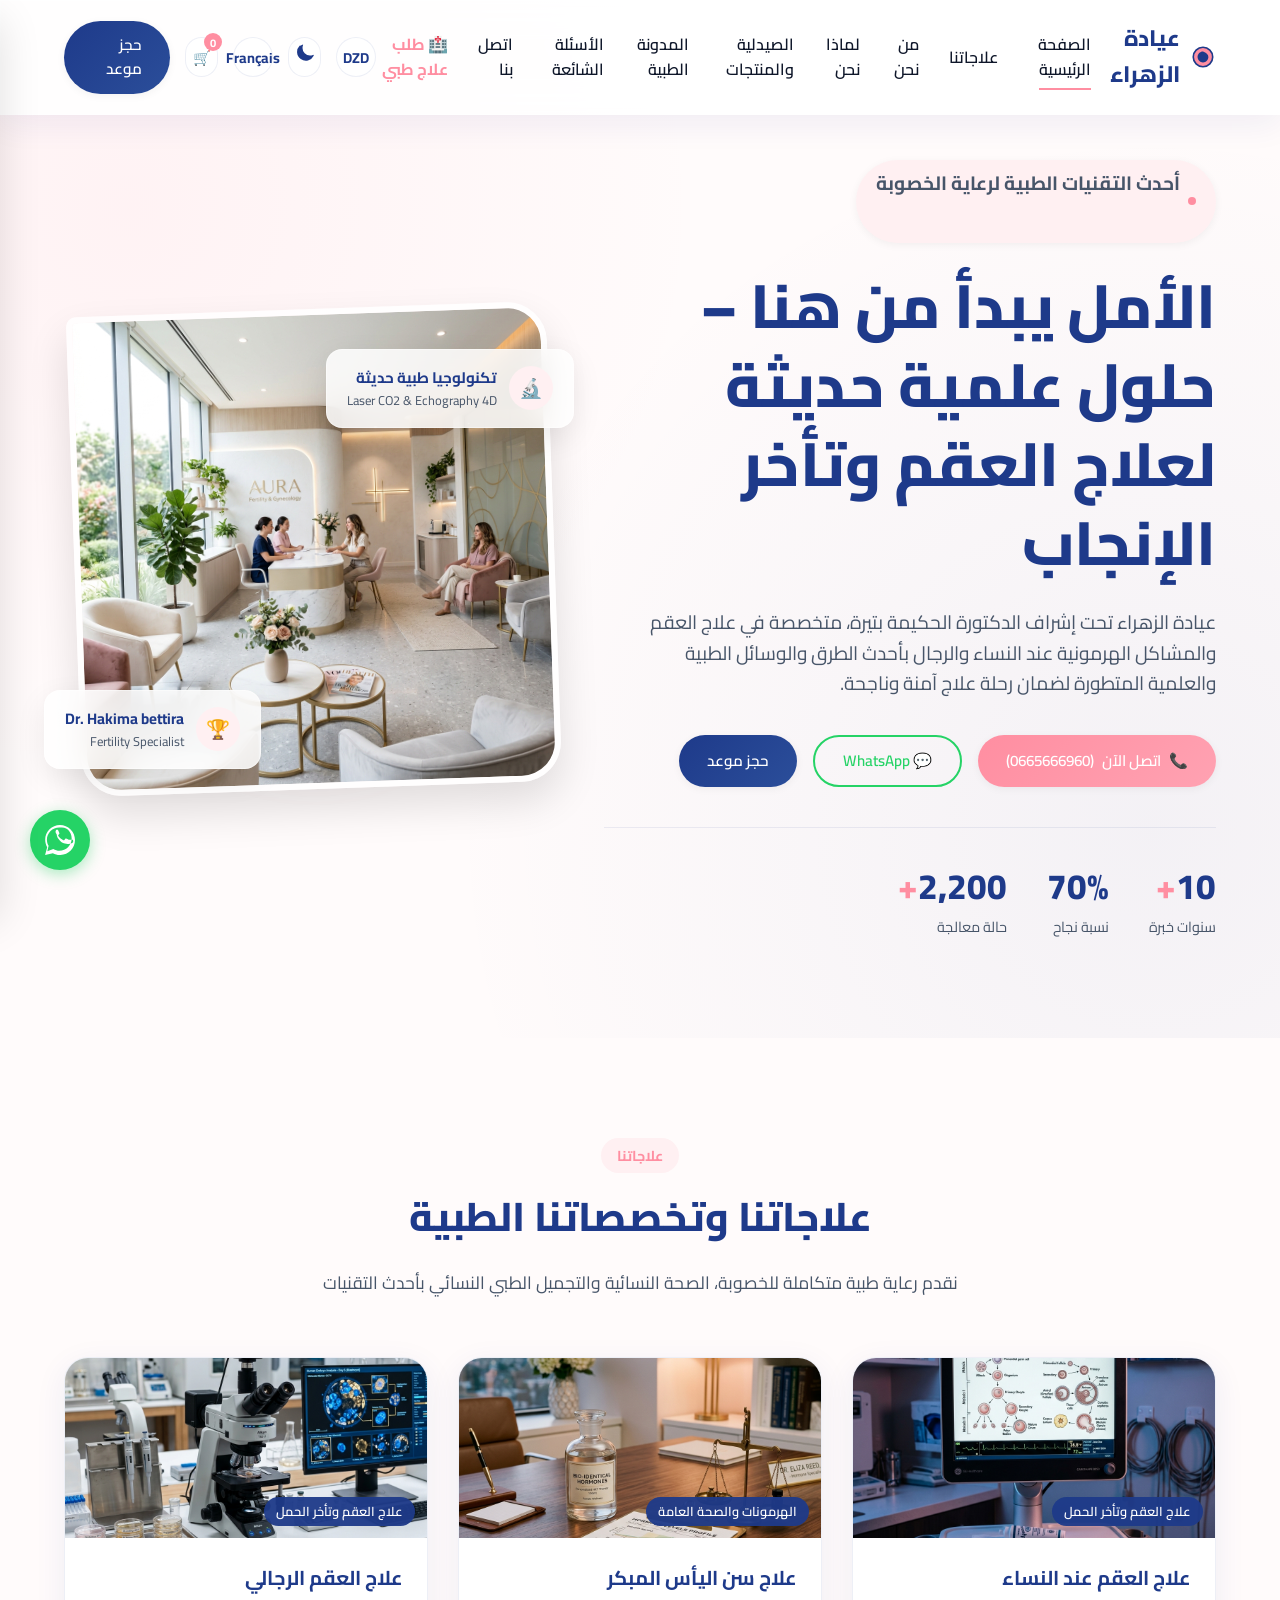
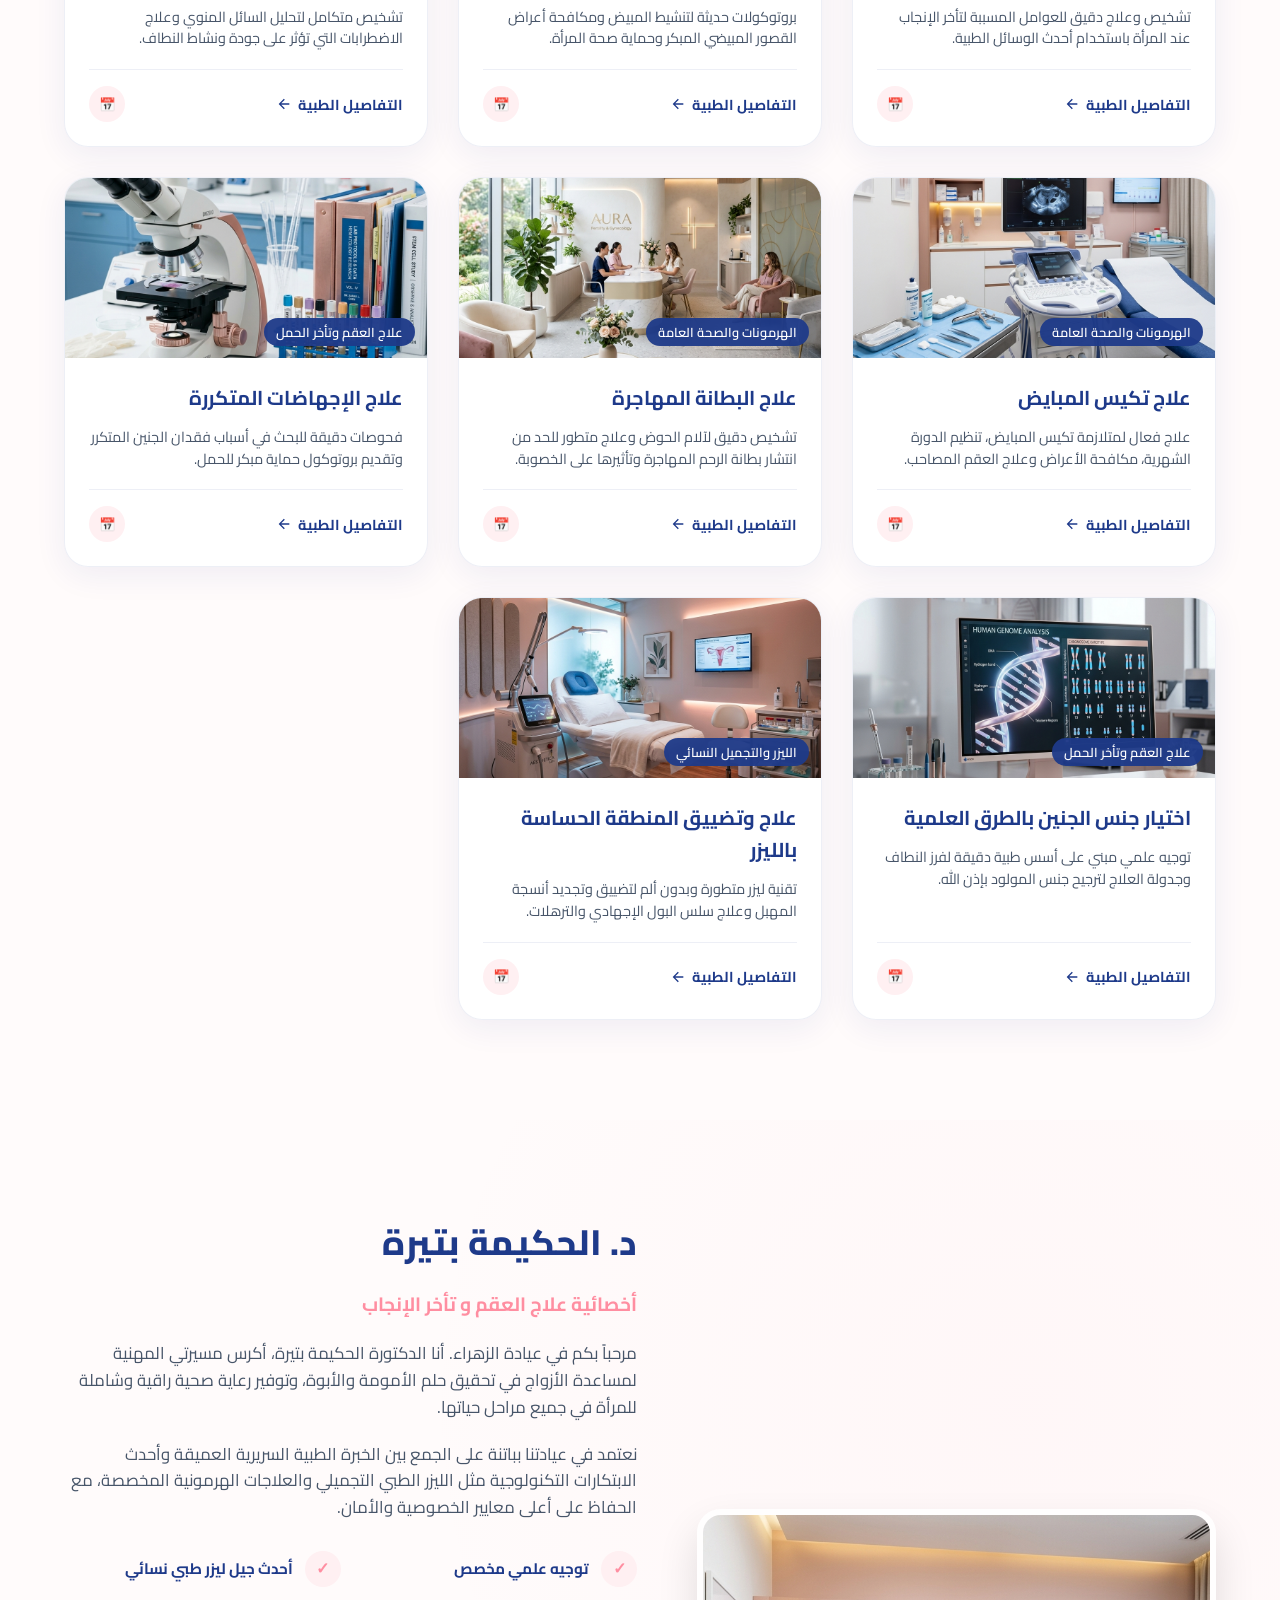
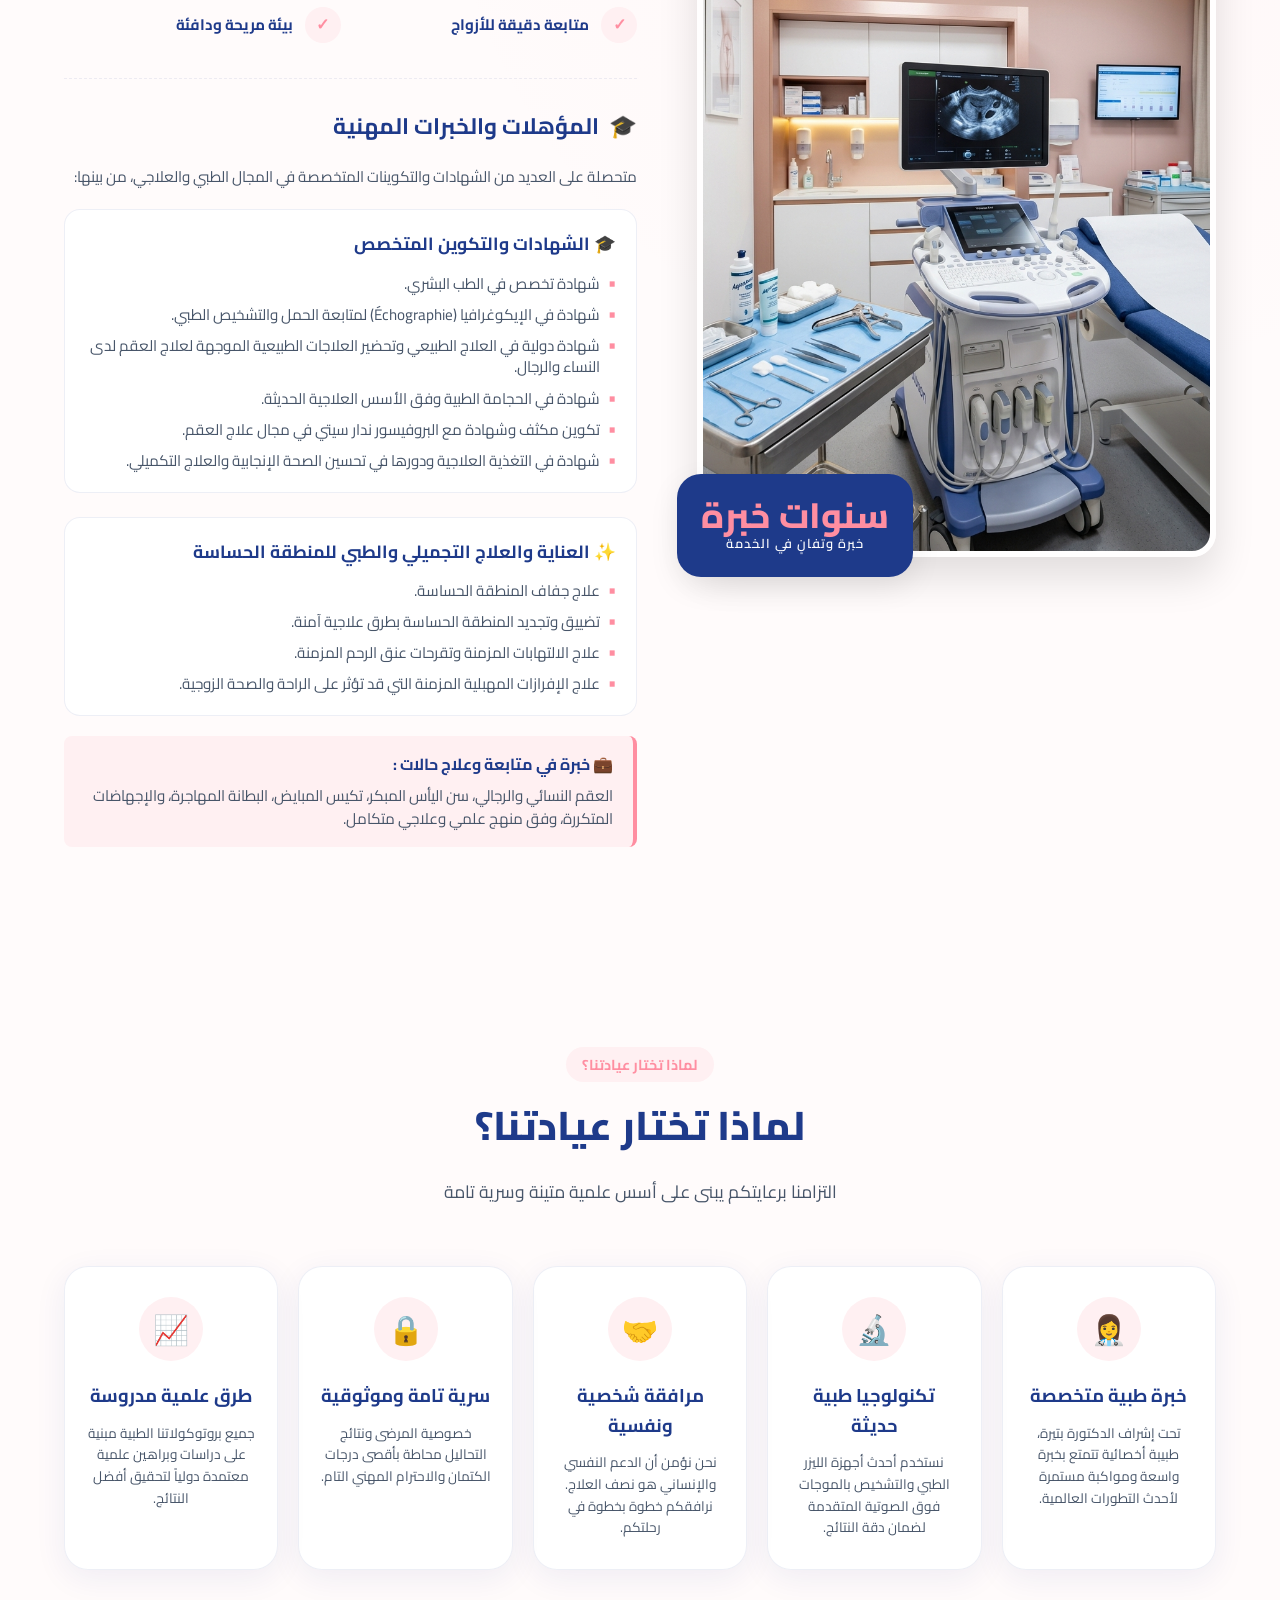
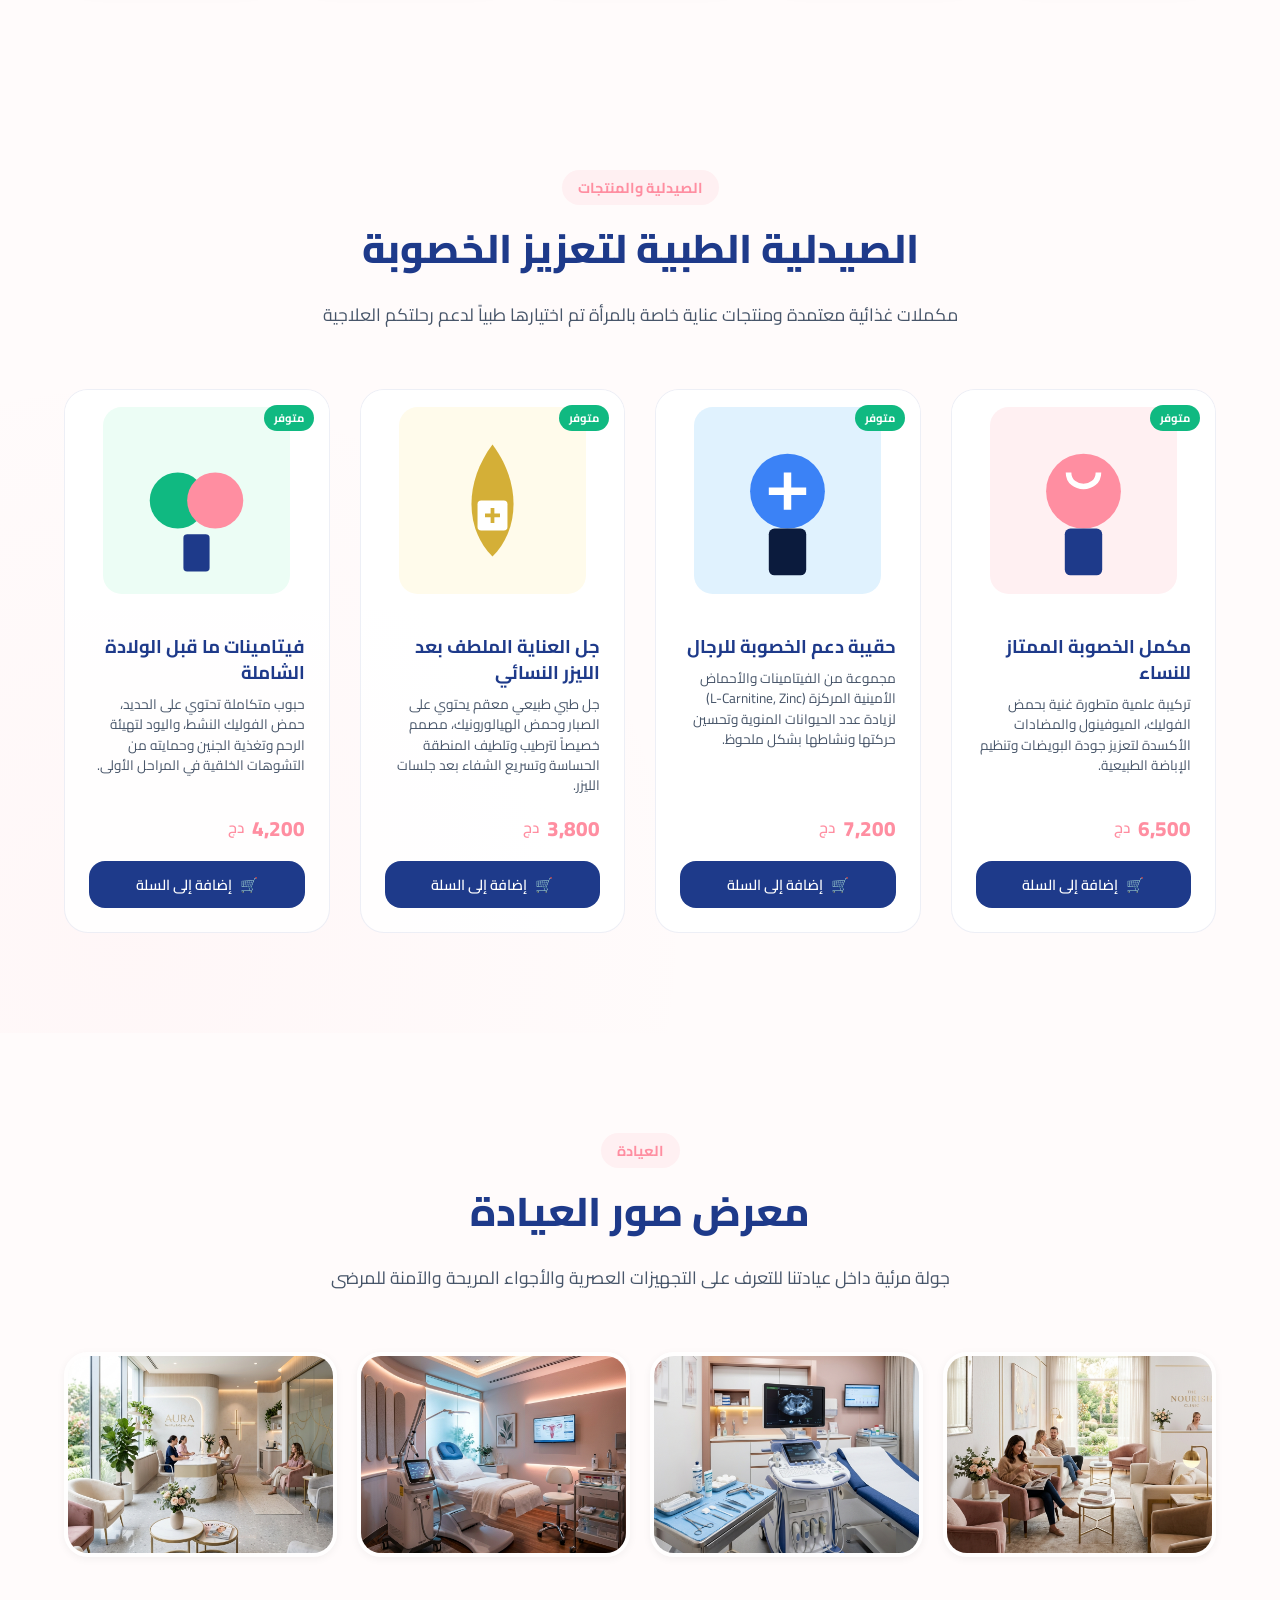
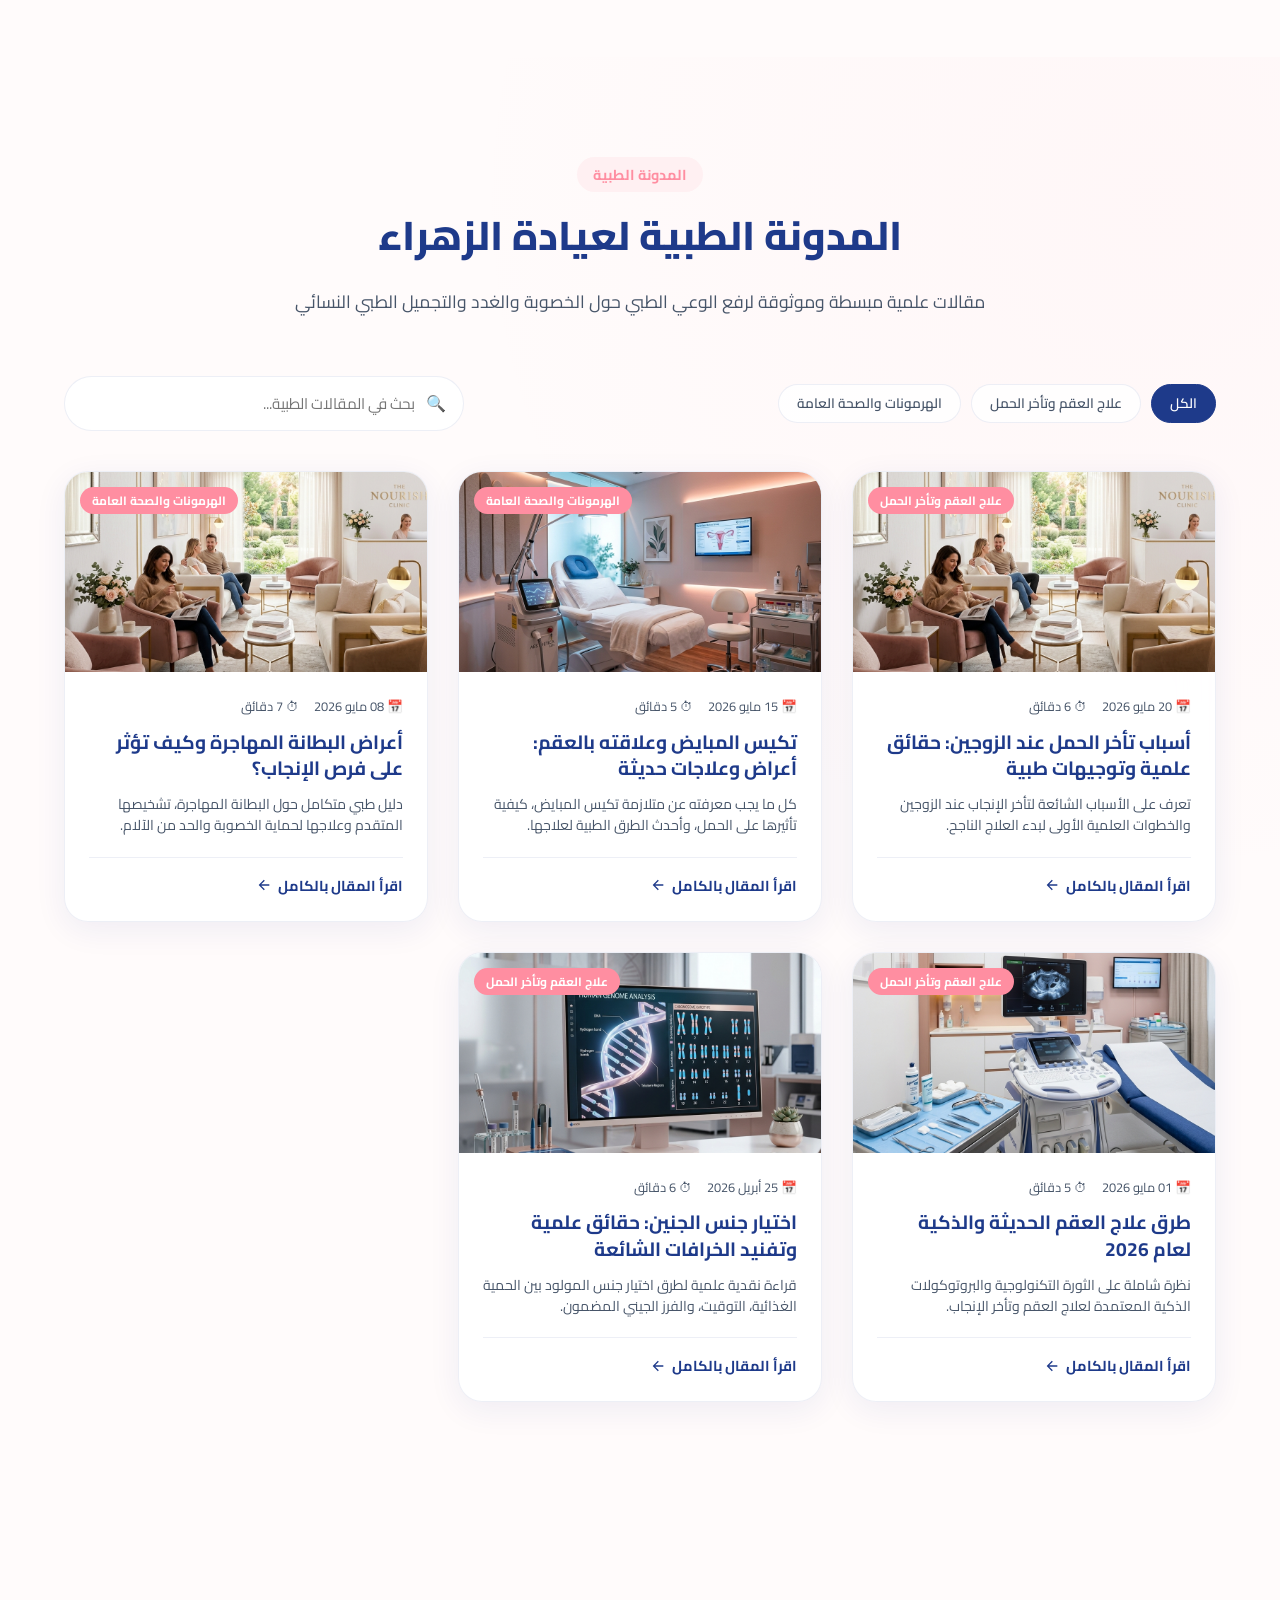
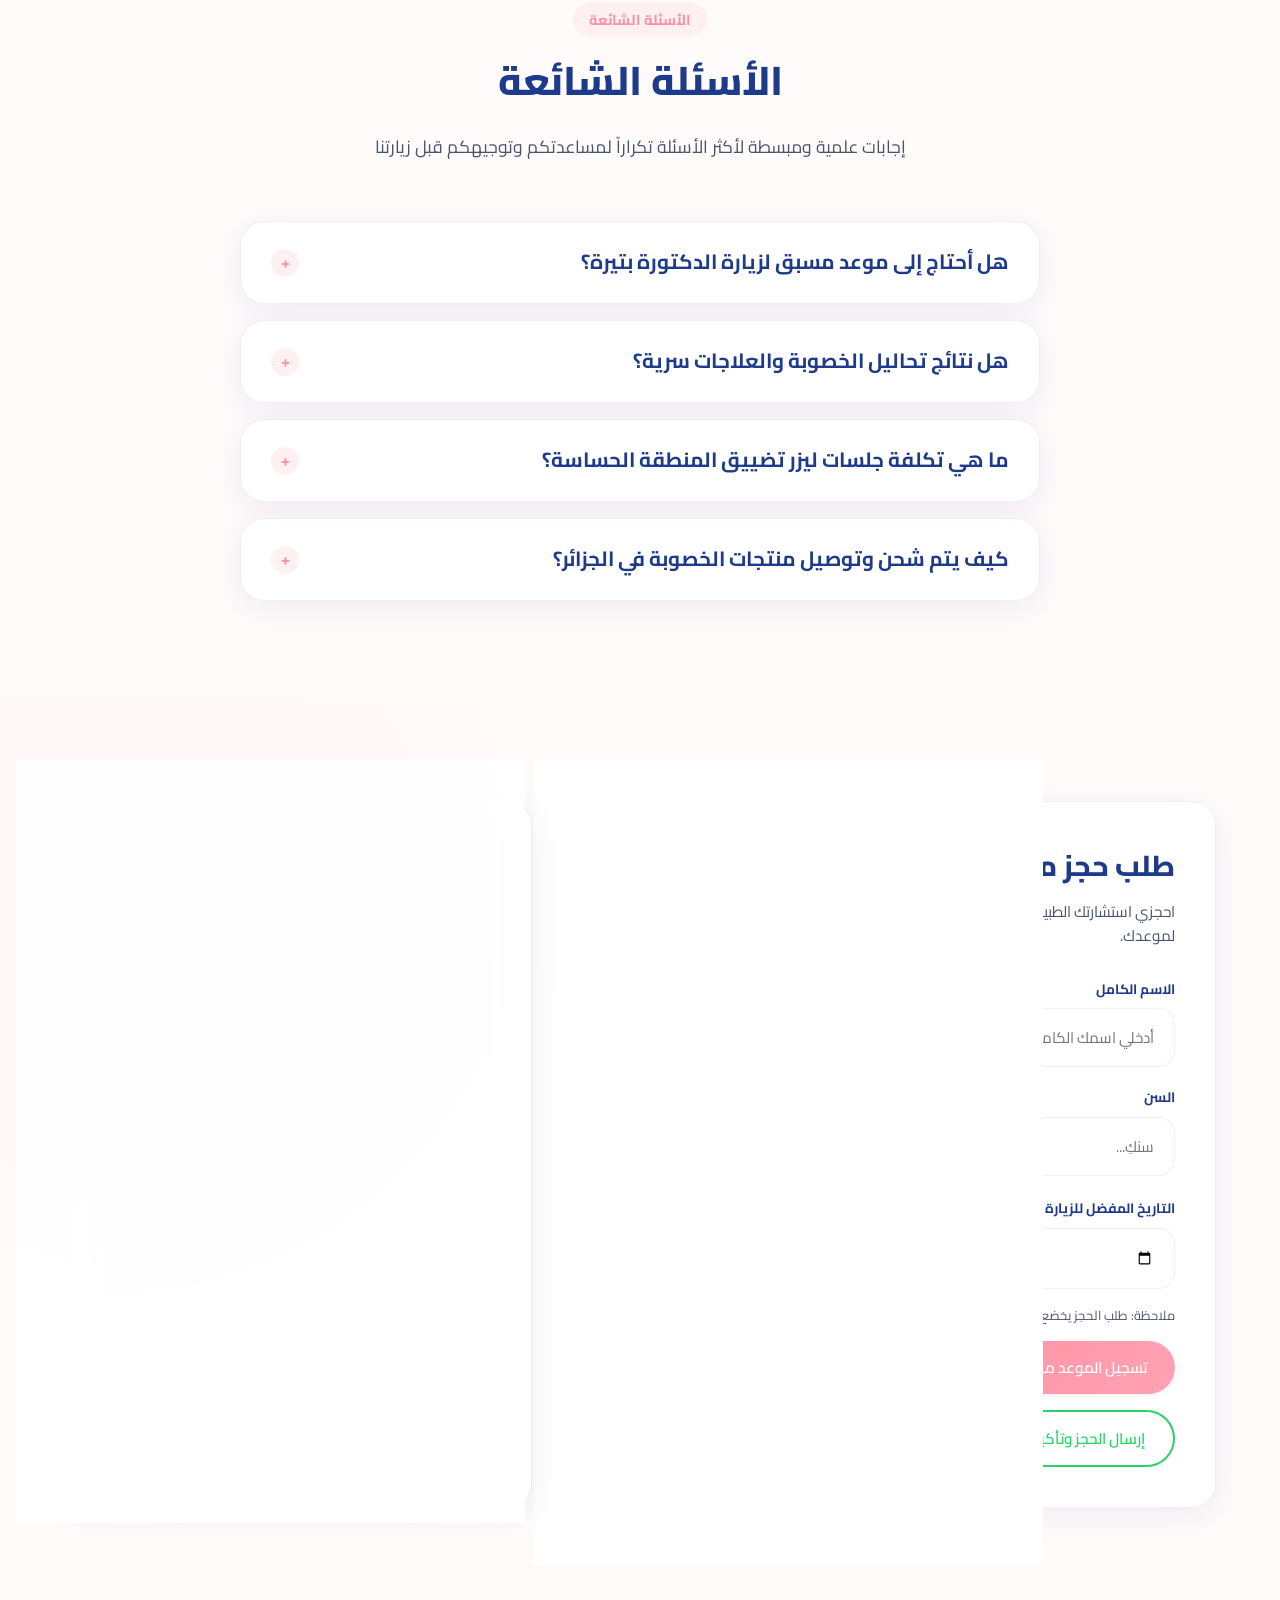
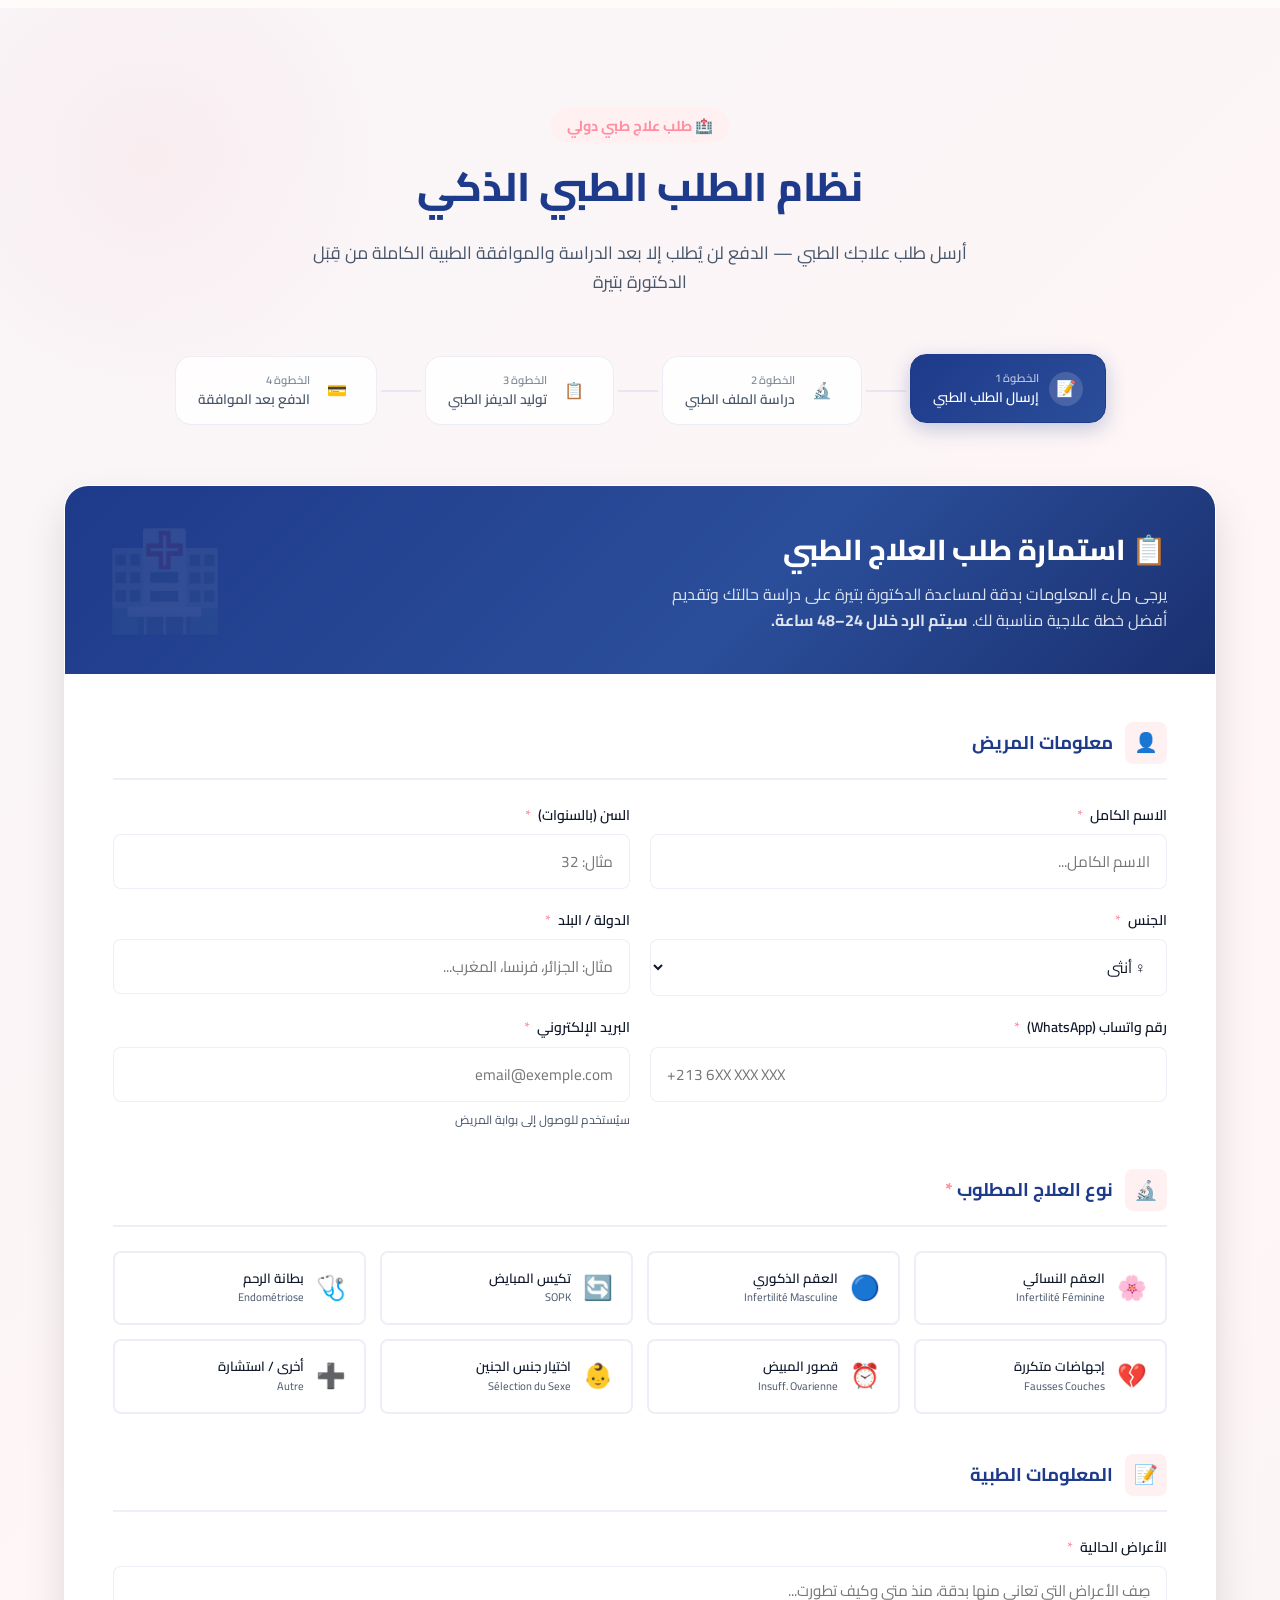
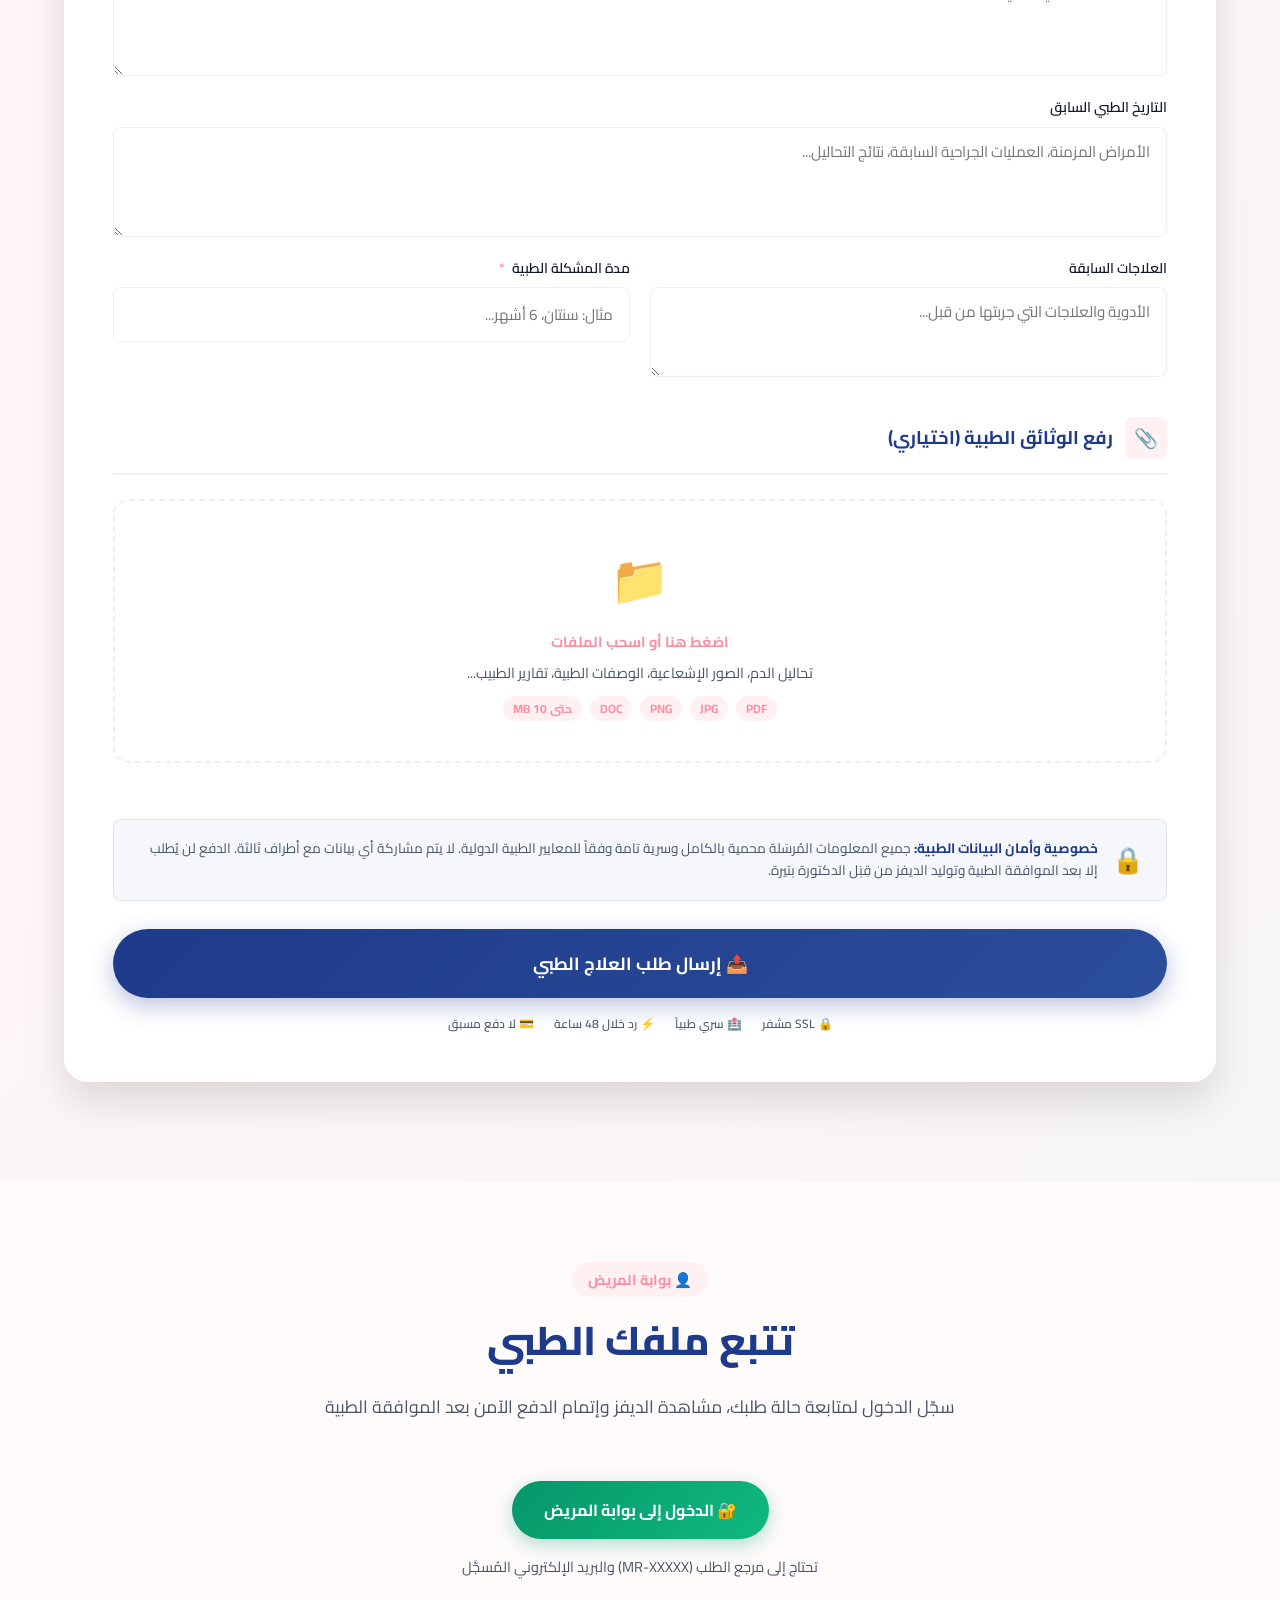
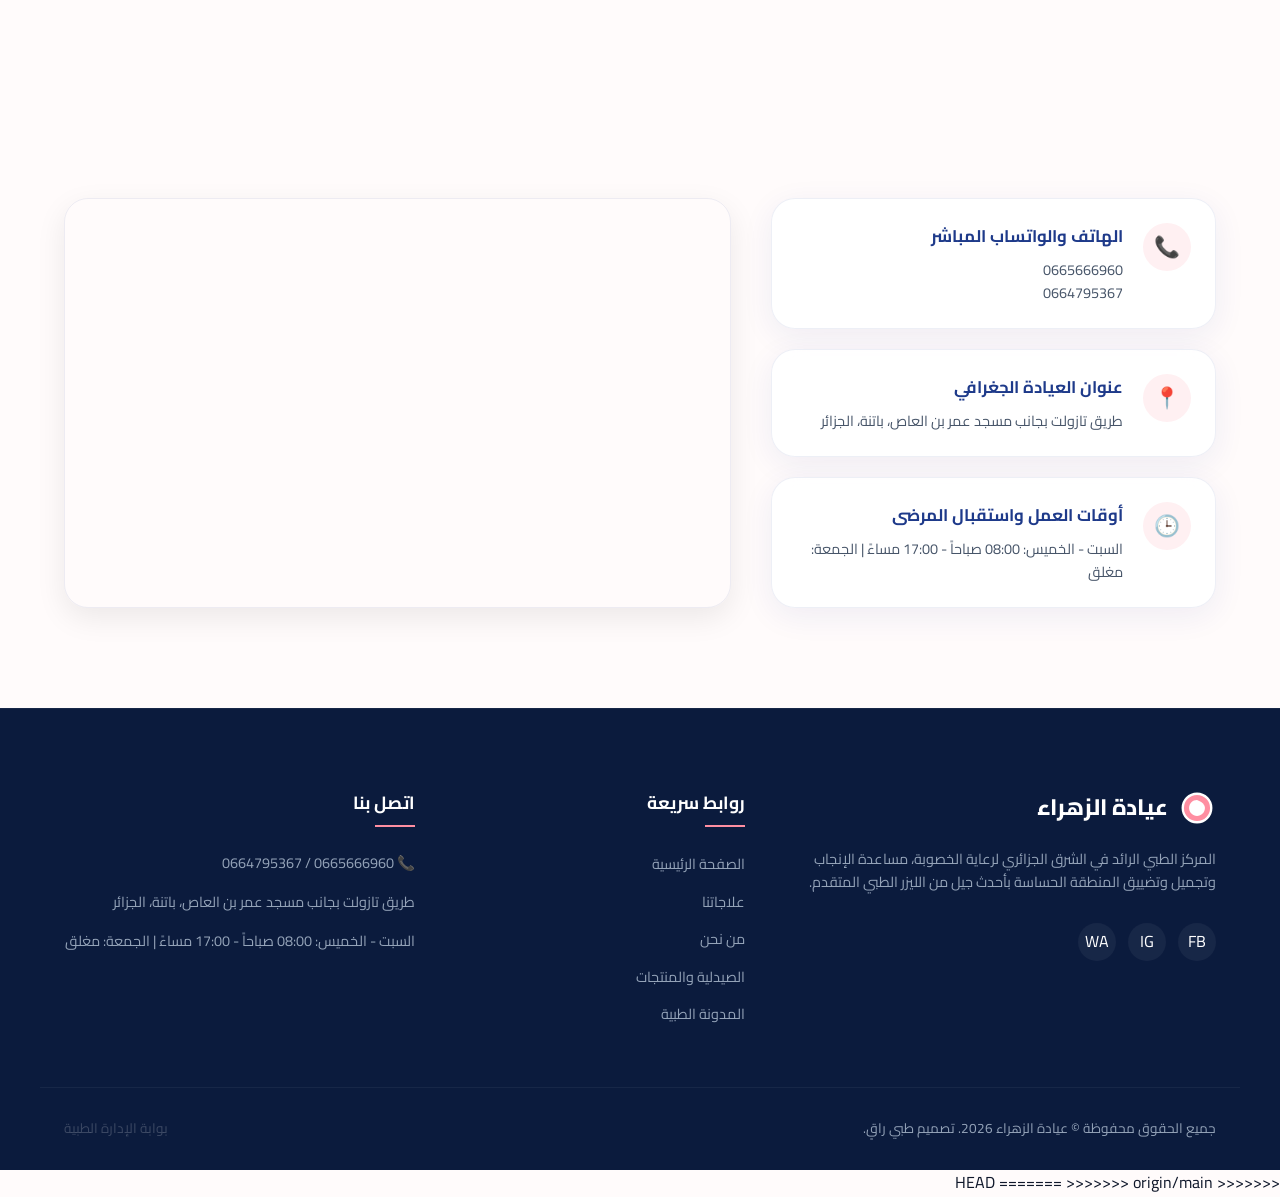
<file: index.html>
<!DOCTYPE html>
<html lang="ar" dir="rtl">

<head>
    <meta charset="UTF-8">
    <meta name="viewport" content="width=device-width, initial-scale=1.0">

    <!-- SEO MEDICAL ADVANCED META-TAGS -->
    <title data-i18n="title">عيادة الزهراء - د. الحكيمة بتيرة | علاج العقم وتأخر الإنجاب باتنة</title>
    <meta name="description"
        content="عيادة الزهراء للدكتورة الحكيمة بتيرة في باتنة - مركز طبي عالي المستوى متخصص في علاج عقم النساء والرجال، سن اليأس المبكر، تكيس المبايض، وتضييق المنطقة الحساسة بالليزر الطبي الحديث. الأمل يبدأ من هنا.">
    <meta name="keywords"
        content="عيادة الزهراء, الدكتورة بتيرة باتنة, علاج العقم باتنة, ,  clinique fertilité batna, ليزر نسائي باتنة, تكيس المبايض الجزائر">
    <meta name="author" content="Dr. Hakima bettira">
    <meta name="robots" content="index, follow">

    <!-- Open Graph for Social Networks -->
    <meta property="og:title" content="عيادة الزهراء - د. الحكيمة بتيرة | علاج العقم وتأخر الإنجاب باتنة">
    <meta property="og:description"
        content="عيادة متخصصة في علاج العقم عند النساء والرجال بأحدث الطرق والوسائل الطبية والعلمية المتطورة.">
    <meta property="og:type" content="website">
    <meta property="og:image" content="assets/medical_equipment.png">

    <!-- PRELOAD GRAPHICS & STYLES -->
    <link rel="stylesheet" href="css/style.css">
    <link rel="stylesheet" href="css/medical-requests.css">

    <!-- GOOGLE LOCAL BUSINESS JSON-LD SCHEMA (SEO) -->
    <script type="application/ld+json">
    {
      "@context": "https://schema.org",
      "@type": "MedicalBusiness",
      "name": "عيادة الزهراء - د. الحكيمة بتيرة (Clinique El-Zahra)",
      "alternateName": "Clinique El-Zahra Fertilité Batna",
      "image": "assets/medical_equipment.png",
      "@id": "https://clinique-elzahra-batna.com",
      "url": "https://clinique-elzahra-batna.com",
      "telephone": "+213665666960",
      "priceRange": "$$",
      "address": {
        "@type": "PostalAddress",
        "streetAddress": "Route de Tazoult, à côté de la Mosquée Omar Ibn El-Ass",
        "addressLocality": "Batna",
        "postalCode": "05000",
        "addressCountry": "DZ"
      },
      "geo": {
        "@type": "GeoCoordinates",
        "latitude": "35.5492",
        "longitude": "6.1915"
      },
      "openingHoursSpecification": {
        "@type": "OpeningHoursSpecification",
        "dayOfWeek": [
          "Saturday",
          "Sunday",
          "Monday",
          "Tuesday",
          "Wednesday",
          "Thursday"
        ],
        "opens": "08:00",
        "closes": "17:00"
      },
      "sameAs": [
        "https://facebook.com/clinique.elzahra.batna",
        "https://instagram.com/dr.bettira.fertility"
      ],
      "medicalSpecialty": [
        "GynecologicProcedure",
        "Obstetric",
        "EndocrineSpecialty"
      ]
    }
    </script>
</head>

<body>

    <!-- ######################################################################
         PUBLIC WEBSITE VIEW (VUE PUBLIQUE DU SITE WEB)
         ###################################################################### -->
    <div id="public-website-view">

        <!-- HEADER & NAVBAR -->
        <header class="navbar glass">
            <div class="container nav-container">
                <a href="#/ar" class="logo">
                    <!-- Elegant maternal icon logo -->
                    <svg viewBox="0 0 24 24" fill="none" xmlns="http://www.w3.org/2000/svg">
                        <path
                            d="M12 21C16.9706 21 21 16.9706 21 12C21 7.02944 16.9706 3 12 3C7.02944 3 3 7.02944 3 12C3 16.9706 7.02944 21 12 21Z"
                            stroke="currentColor" stroke-width="1.5" />
                        <path
                            d="M12 7C9.23858 7 7 9.23858 7 12C7 14.7614 9.23858 17 12 17C14.7614 17 17 14.7614 17 12 C17 10 15 8 12 7 Z"
                            fill="currentColor" />
                    </svg>
                    <span>عيادة الزهراء</span>
                </a>

                <nav>
                    <ul class="nav-links">
                        <li><a href="#hero" class="active" data-i18n="nav_home">الصفحة الرئيسية</a></li>
                        <li><a href="#services" data-i18n="nav_services">علاجاتنا</a></li>
                        <li><a href="#about" data-i18n="nav_about">من نحن</a></li>
                        <li><a href="#why-choose" data-i18n="nav_why">لماذا نحن</a></li>
                        <li><a href="#shop" data-i18n="nav_shop">الصيدلية والمنتجات</a></li>
                        <li><a href="#blog" data-i18n="nav_blog">المدونة الطبية</a></li>
                        <li><a href="#faq" data-i18n="nav_faq">الأسئلة الشائعة</a></li>
                        <li><a href="#contact" data-i18n="nav_contact">اتصل بنا</a></li>
                        <li><a href="#medical-request" style="color:var(--secondary);font-weight:700;">🏥 طلب علاج
                                طبي</a></li>
                    </ul>
                </nav>

                <!-- Portal session badge -->
                <div class="portal-session-badge" id="portal-session-badge"
                    onclick="window.EL_ZAHRA_MEDICAL.openPatientPortal()" title="بوابة المريض">
                    <span>👤</span>
                    <span class="portal-badge-name">مريض</span>
                    <span style="font-size:0.7rem;opacity:0.7;">● متصل</span>
                </div>

                <div class="nav-actions">
                    <!-- Currency Selector button -->
                    <div class="nav-currency-selector">
                        <button class="lang-btn" id="currency-btn" title="Devise/Currency">DZD</button>
                        <div class="currency-dropdown" id="currency-dropdown">
                            <button class="currency-option-btn" onclick="window.EL_ZAHRA_APP.changeCurrency('DZD')">DZD
                                (DA)</button>
                            <button class="currency-option-btn" onclick="window.EL_ZAHRA_APP.changeCurrency('EUR')">EUR
                                (€)</button>
                            <button class="currency-option-btn" onclick="window.EL_ZAHRA_APP.changeCurrency('USD')">USD
                                ($)</button>
                        </div>
                    </div>

                    <!-- Theme toggle Button -->
                    <button class="theme-btn" id="theme-btn" title="Thème Sombre / Clair">
                        <span id="theme-btn-icon">
                            <!-- Sun/Moon dynamic icon -->
                            <svg xmlns="http://www.w3.org/2000/svg" viewBox="0 0 24 24" width="20" height="20"
                                fill="currentColor">
                                <path fill-rule="evenodd"
                                    d="M9.528 1.718a.75.75 0 0 1 .162.819A8.97 8.97 0 0 0 9 6a9 9 0 0 0 9 9 8.97 8.97 0 0 0 3.463-.69.75.75 0 0 1 .981.98 10.503 10.503 0 1 1-16.915-11.97a.75.75 0 0 1 .819-.162Z"
                                    clip-rule="evenodd" />
                            </svg>
                        </span>
                    </button>

                    <!-- Language Toggle Button -->
                    <button class="lang-btn" id="lang-toggle" title="Changer de Langue">
                        <span id="lang-toggle-label">Français</span>
                    </button>

                    <!-- Shopping Cart Trigger Button -->
                    <button class="lang-btn" id="cart-toggle-btn" style="position:relative;" title="Panier / Cart">
                        🛒
                        <span class="cart-badge"
                            style="position:absolute;top:-5px;right:-5px;background:var(--secondary);color:#FFF;font-size:0.7rem;width:18px;height:18px;border-radius:50%;display:flex;align-items:center;justify-content:center;font-weight:700;">0</span>
                    </button>

                    <a href="#booking" class="btn btn-primary btn-book" data-i18n="btn_book">حجز موعد</a>

                    <!-- Hamburger menu for mobile navigation -->
                    <button class="nav-toggle" id="nav-toggle">
                        <span></span>
                        <span></span>
                        <span></span>
                    </button>
                </div>
            </div>
        </header>

        <!-- 1. HERO SECTION -->
        <section id="hero" class="hero">
            <div class="container hero-grid">
                <div class="hero-content">
                    <div class="hero-badge">
                        <span></span>
                        <p data-i18n="hero_badge">أحدث التقنيات الطبية لرعاية الخصوبة</p>
                    </div>
                    <h1 data-i18n="hero_title">الأمل يبدأ من هنا – حلول علمية حديثة لعلاج العقم وتأخر الإنجاب</h1>
                    <p data-i18n="hero_desc">عيادة الزهراء تحت إشراف الدكتورة الحكيمة بتيرة، متخصصة في علاج العقم
                        والمشاكل الهرمونية عند النساء والرجال بأحدث الطرق والوسائل الطبية والعلمية المتطورة لضمان رحلة
                        علاج آمنة وناجحة.</p>

                    <div class="hero-ctas">
                        <a href="tel:0665666960" class="btn btn-secondary">
                            📞 <span data-i18n="btn_call">اتصل الآن</span> (0665666960)
                        </a>
                        <a href="https://wa.me/213665666960" target="_blank" class="btn btn-outline"
                            style="border-color:#25D366;color:#25D366;">
                            💬 WhatsApp
                        </a>
                        <a href="#booking" class="btn btn-primary" data-i18n="btn_book">Prendre RDV</a>
                    </div>

                    <!-- Numerical Counters -->
                    <div class="hero-stats">
                        <div class="stat-item">
                            <h3>10<span>+</span></h3>
                            <p data-i18n="stat_experience">سنوات خبرة</p>
                        </div>
                        <div class="stat-item">
                            <h3>70%</h3>
                            <p data-i18n="stat_success">نسبة نجاح</p>
                        </div>
                        <div class="stat-item">
                            <h3>2,200<span>+</span></h3>
                            <p data-i18n="stat_patients">حالة معالجة</p>
                        </div>
                    </div>
                </div>

                <div class="hero-image-wrapper">
                    <div class="hero-image-glow"></div>
                    <img src="assets/hero_bg.png" alt="Clinique El-Zahra reception" class="hero-image">

                    <!-- Floating premium cards around image -->
                    <div class="floating-card floating-card-1 glass">
                        <div class="fc-icon">🏆</div>
                        <div class="fc-info">
                            <h4>Dr. Hakima bettira</h4>
                            <p>Fertility Specialist</p>
                        </div>
                    </div>
                    <div class="floating-card floating-card-2 glass">
                        <div class="fc-icon">🔬</div>
                        <div class="fc-info">
                            <h4 data-i18n="why_feat_2_title">تكنولوجيا طبية حديثة</h4>
                            <p>Laser CO2 & Echography 4D</p>
                        </div>
                    </div>
                </div>
            </div>
        </section>

        <!-- 2. SERVICES SECTION -->
        <section id="services" class="services">
            <div class="container">
                <div class="section-header">
                    <span data-i18n="nav_services">علاجاتنا</span>
                    <h2 data-i18n="services_title">علاجاتنا وتخصصاتنا الطبية</h2>
                    <p data-i18n="services_subtitle">نقدم رعاية طبية متكاملة للخصوبة، الصحة النسائية والتجميل الطبي
                        النسائي بأحدث التقنيات</p>
                </div>

                <!-- Services Cards grid (Rendered dynamically) -->
                <div class="services-grid" id="services-grid-container">
                    <!-- Injected by app.js -->
                </div>
            </div>
        </section>

        <!-- 3. À PROPOS DE LA CLINIQUE (DR. bettira PROFILE) -->
        <section id="about" class="about">
            <div class="container about-grid">
                <div class="about-image-wrapper">
                    <div class="about-image-frame">
                        <img src="assets/medical_equipment.png" alt="Clinique El-Zahra Medical Equipment">
                    </div>
                    <div class="about-experience-badge">
                        <h4 data-i18n="stat_experience">15+</h4>
                        <p data-i18n="about_experience_text">خبرة وتفانٍ في الخدمة</p>
                    </div>
                </div>

                <div class="about-content">
                    <h3 data-i18n="about_title">د. الحكيمة بتيرة</h3>
                    <h4 data-i18n="about_subtitle"
                        style="color:var(--secondary);font-weight:700;font-size:1.2rem;margin-bottom:20px;">أخصائية علاج
                        العقم و تأخر الإنجاب</h4>

                    <p data-i18n="about_desc_1">مرحباً بكم في عيادة الزهراء. أنا الدكتورة الحكيمة بتيرة، أكرس مسيرتي
                        المهنية لمساعدة الأزواج في تحقيق حلم الأمومة والأبوة، وتوفير رعاية صحية راقية وشاملة للمرأة في
                        جميع مراحل حياتها.</p>
                    <p data-i18n="about_desc_2">نعتمد في عيادتنا بباتنة على الجمع بين الخبرة الطبية السريرية العميقة
                        وأحدث الابتكارات التكنولوجية مثل الليزر الطبي التجميلي والعلاجات الهرمونية المخصصة، مع الحفاظ
                        على أعلى معايير الخصوصية والأمان.</p>

                    <div class="about-features">
                        <div class="about-feat-item">
                            <div class="about-feat-icon">✓</div>
                            <span data-i18n="about_feat_1">توجيه علمي مخصص</span>
                        </div>
                        <div class="about-feat-item">
                            <div class="about-feat-icon">✓</div>
                            <span data-i18n="about_feat_2">أحدث جيل ليزر طبي نسائي</span>
                        </div>
                        <div class="about-feat-item">
                            <div class="about-feat-icon">✓</div>
                            <span data-i18n="about_feat_3">متابعة دقيقة للأزواج</span>
                        </div>
                        <div class="about-feat-item">
                            <div class="about-feat-icon">✓</div>
                            <span data-i18n="about_feat_4">بيئة مريحة ودافئة</span>
                        </div>
                    </div>

                    <div class="about-qualifications">
                        <h4 class="about-qualifications-title">
                            <span>🎓</span> <span data-i18n="about_qual_title">المؤهلات والخبرات المهنية</span>
                        </h4>
                        <p style="font-size: 0.95rem; color: var(--text-muted); margin-bottom: 20px;"
                            data-i18n="about_qual_intro">
                            متحصلة على العديد من الشهادات والتكوينات المتخصصة في المجال الطبي والعلاجي، من بينها:
                        </p>

                        <div class="qualifications-grid">
                            <!-- Card 1: Diplomas -->
                            <div class="qual-card">
                                <h5 data-i18n="about_card_diplomas_title">🎓 الشهادات والتكوين المتخصص</h5>
                                <ul class="qual-list">
                                    <li data-i18n="about_qual_1">شهادة تخصص في الطب البشري.</li>
                                    <li data-i18n="about_qual_2">شهادة في الإيكوغرافيا (Échographie) لمتابعة الحمل
                                        والتشخيص الطبي.</li>
                                    <li data-i18n="about_qual_3">شهادة دولية في العلاج الطبيعي وتحضير العلاجات الطبيعية
                                        الموجهة لعلاج العقم لدى النساء والرجال.</li>
                                    <li data-i18n="about_qual_4">شهادة في الحجامة الطبية وفق الأسس العلاجية الحديثة.
                                    </li>
                                    <li data-i18n="about_qual_5">تكوين مكثف وشهادة مع البروفيسور ندار سيتي في مجال علاج
                                        العقم.</li>
                                    <li data-i18n="about_qual_6">شهادة في التغذية العلاجية ودورها في تحسين الصحة
                                        الإنجابية والعلاج التكميلي.</li>
                                </ul>
                            </div>

                            <!-- Card 2: Intimate Care -->
                            <div class="qual-card">
                                <h5 data-i18n="about_card_aesthetic_title">✨ العناية والعلاج التجميلي والطبي للمنطقة
                                    الحساسة</h5>
                                <ul class="qual-list">
                                    <li data-i18n="about_aesthetic_1">علاج جفاف المنطقة الحساسة.</li>
                                    <li data-i18n="about_aesthetic_2">تضييق وتجديد المنطقة الحساسة بطرق علاجية آمنة.
                                    </li>
                                    <li data-i18n="about_aesthetic_3">علاج الالتهابات المزمنة وتقرحات عنق الرحم المزمنة.
                                    </li>
                                    <li data-i18n="about_aesthetic_4">علاج الإفرازات المهبلية المزمنة التي قد تؤثر على
                                        الراحة والصحة الزوجية.</li>
                                </ul>
                            </div>
                        </div>

                        <!-- Experience Box -->
                        <div class="experience-box">
                            <h6 data-i18n="about_exp_box_title">💼 خبرة في متابعة وعلاج حالات :</h6>
                            <p data-i18n="about_exp_box_desc">العقم النسائي والرجالي، سن اليأس المبكر، تكيس المبايض،
                                البطانة المهاجرة، والإجهاضات المتكررة، وفق منهج علمي وعلاجي متكامل.</p>
                        </div>
                    </div>
                </div>
            </div>
        </section>

        <!-- 4. POURQUOI NOUS CHOISIR ? (ICONES DYNAMIQUES) -->
        <section id="why-choose" class="why-choose">
            <div class="container">
                <div class="section-header">
                    <span data-i18n="why_title">لماذا تختار عيادتنا؟</span>
                    <h2 data-i18n="why_title">لماذا تختار عيادتنا؟</h2>
                    <p data-i18n="why_subtitle">التزامنا برعايتكم يبنى على أسس علمية متينة وسرية تامة</p>
                </div>

                <div class="why-grid">
                    <div class="why-card glass">
                        <div class="why-icon">👩‍⚕️</div>
                        <h3 data-i18n="why_feat_1_title">خبرة طبية متخصصة</h3>
                        <p data-i18n="why_feat_1_desc">تحت إشراف الدكتورة بتيرة، طبيبة أخصائية تتمتع بخبرة واسعة ومواكبة
                            مستمرة لأحدث التطورات العالمية.</p>
                    </div>
                    <div class="why-card glass">
                        <div class="why-icon">🔬</div>
                        <h3 data-i18n="why_feat_2_title">تكنولوجيا طبية حديثة</h3>
                        <p data-i18n="why_feat_2_desc">نستخدم أحدث أجهزة الليزر الطبي والتشخيص بالموجات فوق الصوتية
                            المتقدمة لضمان دقة النتائج.</p>
                    </div>
                    <div class="why-card glass">
                        <div class="why-icon">🤝</div>
                        <h3 data-i18n="why_feat_3_title">مرافقة شخصية ونفسية</h3>
                        <p data-i18n="why_feat_3_desc">نحن نؤمن أن الدعم النفسي والإنساني هو نصف العلاج. نرافقكم خطوة
                            بخطوة في رحلتكم.</p>
                    </div>
                    <div class="why-card glass">
                        <div class="why-icon">🔒</div>
                        <h3 data-i18n="why_feat_4_title">سرية تامة وموثوقية</h3>
                        <p data-i18n="why_feat_4_desc">خصوصية المرضى ونتائج التحاليل محاطة بأقصى درجات الكتمان والاحترام
                            المهني التام.</p>
                    </div>
                    <div class="why-card glass">
                        <div class="why-icon">📈</div>
                        <h3 data-i18n="why_feat_5_title">طرق علمية مدروسة</h3>
                        <p data-i18n="why_feat_5_desc">جميع بروتوكولاتنا الطبية مبنية على دراسات وبراهين علمية معتمدة
                            دولياً لتحقيق أفضل النتائج.</p>
                    </div>
                </div>
            </div>
        </section>

        <!-- 5. SHOP SECTION (BOUTIQUE FERTILITÉ) -->
        <section id="shop" class="shop">
            <div class="container">
                <div class="section-header">
                    <span data-i18n="nav_shop">الصيدلية والمنتجات</span>
                    <h2 data-i18n="shop_title">الصيدلية الطبية لتعزيز الخصوبة</h2>
                    <p data-i18n="shop_subtitle">مكملات غذائية معتمدة ومنتجات عناية خاصة بالمرأة تم اختيارها طبياً لدعم
                        رحلتكم العلاجية</p>
                </div>

                <!-- Product grid (Rendered dynamically) -->
                <div class="shop-grid" id="shop-grid-container">
                    <!-- Injected by app.js -->
                </div>
            </div>
        </section>

        <!-- 6. CLINIC GALLERY SECTION -->
        <section id="gallery" class="gallery">
            <div class="container">
                <div class="section-header">
                    <span data-i18n="nav_gallery">العيادة</span>
                    <h2 data-i18n="gallery_title">معرض صور العيادة</h2>
                    <p data-i18n="gallery_subtitle">جولة مرئية داخل عيادتنا للتعرف على التجهيزات العصرية والأجواء
                        المريحة والآمنة للمرضى</p>
                </div>

                <div class="gallery-grid">
                    <div class="gallery-item">
                        <img src="assets/clinic_lobby.png" alt="Salle d'attente clinique">
                        <div class="gallery-overlay">
                            <span data-i18n="gallery_lobby">قاعة الانتظار الفاخرة</span>
                        </div>
                    </div>
                    <div class="gallery-item">
                        <img src="assets/medical_equipment.png" alt="Cabinet de consultation médicale">
                        <div class="gallery-overlay">
                            <span data-i18n="gallery_office">مكتب الفحص الطبي والموجات الصوتية</span>
                        </div>
                    </div>
                    <div class="gallery-item">
                        <img src="assets/treatment_laser.png" alt="Salle traitement laser CO2">
                        <div class="gallery-overlay">
                            <span data-i18n="gallery_laser">غرفة العلاج بالليزر الطبي الحديث</span>
                        </div>
                    </div>
                    <div class="gallery-item">
                        <img src="assets/hero_bg.png" alt="Equipements médicaux d'assistance">
                        <div class="gallery-overlay">
                            <span data-i18n="gallery_equip">الأجهزة المتطورة وأدوات التشخيص الدقيق</span>
                        </div>
                    </div>
                </div>
            </div>
        </section>

        <!-- 7. BLOG MEDICAL SEO SECTION -->
        <section id="blog" class="blog">
            <div class="container">
                <div class="section-header">
                    <span data-i18n="nav_blog">المدونة الطبية</span>
                    <h2 data-i18n="blog_title">المدونة الطبية لعيادة الزهراء</h2>
                    <p data-i18n="blog_subtitle">مقالات علمية مبسطة وموثوقة لرفع الوعي الطبي حول الخصوبة والغدد والتجميل
                        الطبي النسائي</p>
                </div>

                <!-- Blog Actions (Categories filters + Search Bar) -->
                <div class="blog-actions">
                    <div class="blog-categories" id="blog-categories-tags">
                        <!-- Rendered by app.js -->
                    </div>
                    <div class="blog-search-wrapper">
                        <span class="blog-search-icon">🔍</span>
                        <input type="text" id="blog-search-input" placeholder="بحث في المقالات الطبية...">
                    </div>
                </div>

                <!-- Blog Grid (Rendered dynamically) -->
                <div class="blog-grid" id="blog-grid-container">
                    <!-- Injected by app.js -->
                </div>
            </div>
        </section>

        <!-- 8. FAQ ACCORDION SECTION -->
        <section id="faq" class="faq">
            <div class="container">
                <div class="section-header">
                    <span data-i18n="nav_faq">الأسئلة الشائعة</span>
                    <h2 data-i18n="faq_title">الأسئلة الشائعة</h2>
                    <p data-i18n="faq_subtitle">إجابات علمية ومبسطة لأكثر الأسئلة تكراراً لمساعدتكم وتوجيهكم قبل زيارتنا
                    </p>
                </div>

                <!-- FAQs Accordion List -->
                <div class="faq-container" id="faq-accordion-container">
                    <!-- Injected by app.js -->
                </div>
            </div>
        </section>

        <!-- 9. BOOKING ONLINE SECTION + PHONE SMS PREVIEW -->
        <section id="booking" class="booking">
            <div class="container booking-grid">

                <!-- Form Area -->
                <div class="booking-form-wrapper glass">
                    <h3 data-i18n="booking_title">طلب حجز موعد طبي</h3>
                    <p data-i18n="booking_subtitle">احجزي استشارتك الطبية بسرية وسهولة. سنقوم بالتواصل معك لتأكيد
                        التوقيت الدقيق لموعدك.</p>

                    <form id="booking-form" onsubmit="window.EL_ZAHRA_APP.submitBooking(event)">
                        <div class="form-grid">
                            <div class="form-group">
                                <label for="booking-name" data-i18n="lbl_name">الاسم الكامل</label>
                                <input type="text" id="booking-name" required placeholder="أدخلي اسمك الكامل...">
                            </div>
                            <div class="form-group">
                                <label for="booking-phone" data-i18n="lbl_phone">رقم الهاتف والواتساب (WhatsApp)</label>
                                <input type="tel" id="booking-phone" required placeholder="0665000000...">
                            </div>
                            <div class="form-group">
                                <label for="booking-age" data-i18n="lbl_age">السن</label>
                                <input type="number" id="booking-age" placeholder="سنكِ...">
                            </div>
                            <div class="form-group">
                                <label for="booking-motif" data-i18n="lbl_motif">سبب الاستشارة الطبية</label>
                                <select id="booking-motif" required>
                                    <option value="female-infertility" selected>علاج العقم عند النساء / Infertilité
                                        Féminine</option>
                                    <option value="early-menopause">علاج سن اليأس المبكر / Ménopause Précoce</option>
                                    <option value="male-infertility">علاج العقم الرجالي / Infertilité Masculine</option>
                                    <option value="pcos-treatment">علاج تكيس المبايض / SOPK</option>
                                    <option value="endometriosis-treatment">علاج البطانة المهاجرة / Endométriose
                                    </option>
                                    <option value="recurrent-miscarriage">علاج الإجهاضات المتكررة / Fausses Couches
                                    </option>
                                    <option value="gender-selection">اختيار جنس الجنين بالطريقة العلمية</option>
                                    <option value="laser-rejuvenation">علاج وتضييق المنطقة الحساسة بالليزر</option>
                                </select>
                            </div>
                            <div class="form-group">
                                <label for="booking-date" data-i18n="lbl_date">التاريخ المفضل للزيارة</label>
                                <input type="date" id="booking-date" required>
                            </div>
                            <div class="form-group">
                                <label for="booking-time-slot" data-i18n="lbl_time_slot">الفترة المفضلة</label>
                                <select id="booking-time-slot">
                                    <option value="time_morning" data-i18n="time_morning">الفترة الصباحية (08:00 -
                                        12:00)</option>
                                    <option value="time_afternoon" data-i18n="time_afternoon">فترة بعد الظهر (13:00 -
                                        17:00)</option>
                                </select>
                            </div>
                        </div>

                        <p style="font-size:0.8rem;color:var(--text-muted);margin:16px 0;" data-i18n="booking_note">
                            ملاحظة: طلب الحجز يخضع للتأكيد الهاتفي أو عبر WhatsApp من طرف سكرتيرة العيادة.</p>

                        <div class="hero-ctas" style="margin-bottom:0;">
                            <button type="submit" class="btn btn-secondary" data-i18n="btn_booking_direct">تسجيل الموعد
                                مباشرة في قاعدة البيانات 📅</button>
                            <button type="button" class="btn btn-outline" style="border-color:#25D366;color:#25D366;"
                                onclick="window.EL_ZAHRA_APP.sendBookingWhatsApp()"
                                data-i18n="btn_booking_whatsapp">إرسال الحجز وتأكيد عبر الواتساب 💬</button>
                        </div>
                    </form>
                </div>

                <!-- Visual Phone Reminder Area -->
                <div class="sms-reminder-card glass">
                    <div class="sms-reminder-header">
                        <div class="sms-reminder-icon">✉️</div>
                        <div>
                            <h4 data-i18n="sms_title">تذكير تلقائي بالموعد (SMS)</h4>
                            <p style="font-size:0.75rem;color:var(--text-muted);">Simulation de notification automatique
                            </p>
                        </div>
                    </div>

                    <div class="phone-mockup">
                        <div class="phone-screen">
                            <div class="phone-sender" data-i18n="sms_sender">عيادة الزهراء للخصوبة</div>
                            <div class="sms-bubble" id="sms-bubble-content">
                                مرحباً، سيظهر تذكير موعدك هنا بعد ملء البيانات وتأكيد الحجز.
                            </div>
                            <div class="sms-time">Now</div>
                        </div>
                    </div>
                </div>
            </div>
        </section>

        <!-- ######################################################################
             11. MEDICAL TREATMENT REQUEST SECTION
             ###################################################################### -->
        <section id="medical-request" class="medical-request-section">
            <div class="container">

                <div class="section-header">
                    <span>🏥 طلب علاج طبي دولي</span>
                    <h2>نظام الطلب الطبي الذكي</h2>
                    <p>أرسل طلب علاجك الطبي — الدفع لن يُطلب إلا بعد الدراسة والموافقة الطبية الكاملة من قِبَل الدكتورة
                        بتيرة</p>
                </div>

                <!-- WORKFLOW STEPS -->
                <div class="mr-workflow-bar">
                    <div class="mr-workflow-step active">
                        <div class="mr-workflow-step-icon">📝</div>
                        <div>
                            <div style="font-size:0.7rem;opacity:0.7;">الخطوة 1</div>
                            <div>إرسال الطلب الطبي</div>
                        </div>
                    </div>
                    <div class="mr-workflow-connector"></div>
                    <div class="mr-workflow-step">
                        <div class="mr-workflow-step-icon">🔬</div>
                        <div>
                            <div style="font-size:0.7rem;opacity:0.7;">الخطوة 2</div>
                            <div>دراسة الملف الطبي</div>
                        </div>
                    </div>
                    <div class="mr-workflow-connector"></div>
                    <div class="mr-workflow-step">
                        <div class="mr-workflow-step-icon">📋</div>
                        <div>
                            <div style="font-size:0.7rem;opacity:0.7;">الخطوة 3</div>
                            <div>توليد الديفز الطبي</div>
                        </div>
                    </div>
                    <div class="mr-workflow-connector"></div>
                    <div class="mr-workflow-step">
                        <div class="mr-workflow-step-icon">💳</div>
                        <div>
                            <div style="font-size:0.7rem;opacity:0.7;">الخطوة 4</div>
                            <div>الدفع بعد الموافقة</div>
                        </div>
                    </div>
                </div>

                <!-- MEDICAL REQUEST FORM CARD -->
                <div class="mr-form-card glass">

                    <div class="mr-form-header">
                        <h3>📋 استمارة طلب العلاج الطبي</h3>
                        <p>يرجى ملء المعلومات بدقة لمساعدة الدكتورة بتيرة على دراسة حالتك وتقديم أفضل خطة علاجية مناسبة
                            لك. <strong>سيتم الرد خلال 24–48 ساعة.</strong></p>
                    </div>

                    <div class="mr-form-body">
                        <form id="medical-request-form" onsubmit="window.EL_ZAHRA_MEDICAL.submitMedicalRequest(event)">

                            <!-- PATIENT INFO -->
                            <div class="mr-form-section">
                                <div class="mr-form-section-title">
                                    <div class="mr-section-icon">👤</div>
                                    <h4>معلومات المريض</h4>
                                </div>
                                <div class="mr-form-grid">
                                    <div class="mr-form-group">
                                        <label for="mr-fullname">الاسم الكامل <span class="required">*</span></label>
                                        <input type="text" id="mr-fullname" required placeholder="الاسم الكامل..." />
                                    </div>
                                    <div class="mr-form-group">
                                        <label for="mr-age">السن (بالسنوات) <span class="required">*</span></label>
                                        <input type="number" id="mr-age" min="1" max="80" required
                                            placeholder="مثال: 32" />
                                    </div>
                                    <div class="mr-form-group">
                                        <label for="mr-gender">الجنس <span class="required">*</span></label>
                                        <select id="mr-gender" required>
                                            <option value="female">♀ أنثى</option>
                                            <option value="male">♂ ذكر</option>
                                        </select>
                                    </div>
                                    <div class="mr-form-group">
                                        <label for="mr-country">الدولة / البلد <span class="required">*</span></label>
                                        <input type="text" id="mr-country" required
                                            placeholder="مثال: الجزائر، فرنسا، المغرب..." />
                                    </div>
                                    <div class="mr-form-group">
                                        <label for="mr-whatsapp">رقم واتساب (WhatsApp) <span
                                                class="required">*</span></label>
                                        <input type="tel" id="mr-whatsapp" required placeholder="+213 6XX XXX XXX" />
                                    </div>
                                    <div class="mr-form-group">
                                        <label for="mr-email">البريد الإلكتروني <span class="required">*</span></label>
                                        <input type="email" id="mr-email" required placeholder="email@exemple.com" />
                                        <small style="color:var(--text-muted);font-size:0.75rem;">سيُستخدم للوصول إلى
                                            بوابة المريض</small>
                                    </div>
                                </div>
                            </div>

                            <!-- TREATMENT TYPE -->
                            <div class="mr-form-section">
                                <div class="mr-form-section-title">
                                    <div class="mr-section-icon">🔬</div>
                                    <h4>نوع العلاج المطلوب <span style="color:var(--secondary);">*</span></h4>
                                </div>
                                <div class="mr-treatment-grid">
                                    <label class="mr-treatment-card">
                                        <input type="radio" name="mr-treatment" value="female-infertility" required />
                                        <div class="mr-treatment-card-inner">
                                            <span class="mr-treatment-icon">🌸</span>
                                            <span class="mr-treatment-label">العقم النسائي<br><small
                                                    style="font-weight:400;color:var(--text-muted);">Infertilité
                                                    Féminine</small></span>
                                        </div>
                                    </label>
                                    <label class="mr-treatment-card">
                                        <input type="radio" name="mr-treatment" value="male-infertility" />
                                        <div class="mr-treatment-card-inner">
                                            <span class="mr-treatment-icon">🔵</span>
                                            <span class="mr-treatment-label">العقم الذكوري<br><small
                                                    style="font-weight:400;color:var(--text-muted);">Infertilité
                                                    Masculine</small></span>
                                        </div>
                                    </label>
                                    <label class="mr-treatment-card">
                                        <input type="radio" name="mr-treatment" value="pcos" />
                                        <div class="mr-treatment-card-inner">
                                            <span class="mr-treatment-icon">🔄</span>
                                            <span class="mr-treatment-label">تكيس المبايض<br><small
                                                    style="font-weight:400;color:var(--text-muted);">SOPK</small></span>
                                        </div>
                                    </label>
                                    <label class="mr-treatment-card">
                                        <input type="radio" name="mr-treatment" value="endometriosis" />
                                        <div class="mr-treatment-card-inner">
                                            <span class="mr-treatment-icon">🩺</span>
                                            <span class="mr-treatment-label">بطانة الرحم<br><small
                                                    style="font-weight:400;color:var(--text-muted);">Endométriose</small></span>
                                        </div>
                                    </label>
                                    <label class="mr-treatment-card">
                                        <input type="radio" name="mr-treatment" value="recurrent-miscarriage" />
                                        <div class="mr-treatment-card-inner">
                                            <span class="mr-treatment-icon">💔</span>
                                            <span class="mr-treatment-label">إجهاضات متكررة<br><small
                                                    style="font-weight:400;color:var(--text-muted);">Fausses
                                                    Couches</small></span>
                                        </div>
                                    </label>
                                    <label class="mr-treatment-card">
                                        <input type="radio" name="mr-treatment" value="ovarian-insufficiency" />
                                        <div class="mr-treatment-card-inner">
                                            <span class="mr-treatment-icon">⏰</span>
                                            <span class="mr-treatment-label">قصور المبيض<br><small
                                                    style="font-weight:400;color:var(--text-muted);">Insuff.
                                                    Ovarienne</small></span>
                                        </div>
                                    </label>
                                    <label class="mr-treatment-card">
                                        <input type="radio" name="mr-treatment" value="gender-selection" />
                                        <div class="mr-treatment-card-inner">
                                            <span class="mr-treatment-icon">👶</span>
                                            <span class="mr-treatment-label">اختيار جنس الجنين<br><small
                                                    style="font-weight:400;color:var(--text-muted);">Sélection du
                                                    Sexe</small></span>
                                        </div>
                                    </label>
                                    <label class="mr-treatment-card">
                                        <input type="radio" name="mr-treatment" value="other" />
                                        <div class="mr-treatment-card-inner">
                                            <span class="mr-treatment-icon">➕</span>
                                            <span class="mr-treatment-label">أخرى / استشارة<br><small
                                                    style="font-weight:400;color:var(--text-muted);">Autre</small></span>
                                        </div>
                                    </label>
                                </div>
                                <!-- Hidden input to capture radio value -->
                                <input type="hidden" id="mr-treatment-type" name="mr-treatment-type" />
                            </div>

                            <!-- MEDICAL INFO -->
                            <div class="mr-form-section">
                                <div class="mr-form-section-title">
                                    <div class="mr-section-icon">📝</div>
                                    <h4>المعلومات الطبية</h4>
                                </div>
                                <div class="mr-form-grid">
                                    <div class="mr-form-group full-width">
                                        <label for="mr-symptoms">الأعراض الحالية <span class="required">*</span></label>
                                        <textarea id="mr-symptoms" required
                                            placeholder="صِف الأعراض التي تعاني منها بدقة، منذ متى وكيف تطورت..."></textarea>
                                    </div>
                                    <div class="mr-form-group full-width">
                                        <label for="mr-history">التاريخ الطبي السابق</label>
                                        <textarea id="mr-history"
                                            placeholder="الأمراض المزمنة، العمليات الجراحية السابقة، نتائج التحاليل..."></textarea>
                                    </div>
                                    <div class="mr-form-group">
                                        <label for="mr-previous-treatments">العلاجات السابقة</label>
                                        <textarea id="mr-previous-treatments" style="min-height:90px;"
                                            placeholder="الأدوية والعلاجات التي جربتها من قبل..."></textarea>
                                    </div>
                                    <div class="mr-form-group">
                                        <label for="mr-duration">مدة المشكلة الطبية <span
                                                class="required">*</span></label>
                                        <input type="text" id="mr-duration" required
                                            placeholder="مثال: سنتان، 6 أشهر..." />
                                    </div>
                                </div>
                            </div>

                            <!-- DOCUMENT UPLOAD -->
                            <div class="mr-form-section">
                                <div class="mr-form-section-title">
                                    <div class="mr-section-icon">📎</div>
                                    <h4>رفع الوثائق الطبية (اختياري)</h4>
                                </div>

                                <div class="mr-dropzone" id="mr-dropzone">
                                    <span class="mr-dropzone-icon">📁</span>
                                    <p><strong>اضغط هنا أو اسحب الملفات</strong></p>
                                    <p>تحاليل الدم، الصور الإشعاعية، الوصفات الطبية، تقارير الطبيب...</p>
                                    <div class="mr-file-types">
                                        <span class="mr-file-type-badge">PDF</span>
                                        <span class="mr-file-type-badge">JPG</span>
                                        <span class="mr-file-type-badge">PNG</span>
                                        <span class="mr-file-type-badge">DOC</span>
                                        <span class="mr-file-type-badge">حتى 10 MB</span>
                                    </div>
                                    <input type="file" id="mr-file-input" multiple
                                        accept=".pdf,.jpg,.jpeg,.png,.doc,.docx" style="display:none;" />
                                </div>
                                <div class="mr-file-preview" id="mr-file-preview"></div>
                            </div>

                            <!-- PRIVACY NOTE -->
                            <div class="mr-privacy-note">
                                <span class="mr-privacy-icon">🔒</span>
                                <div>
                                    <strong style="color:var(--primary);">خصوصية وأمان البيانات الطبية:</strong>
                                    جميع المعلومات المُرسَلة محمية بالكامل وسرية تامة وفقاً للمعايير الطبية الدولية. لا
                                    يتم مشاركة أي بيانات مع أطراف ثالثة. الدفع لن يُطلب إلا بعد الموافقة الطبية وتوليد
                                    الديفز من قِبَل الدكتورة بتيرة.
                                </div>
                            </div>

                            <button type="submit" class="mr-submit-btn" id="mr-submit-btn">
                                📤 إرسال طلب العلاج الطبي
                            </button>

                            <div class="mr-security-badges">
                                <span class="mr-security-badge">🔒 SSL مشفر</span>
                                <span class="mr-security-badge">🏥 سري طبياً</span>
                                <span class="mr-security-badge">⚡ رد خلال 48 ساعة</span>
                                <span class="mr-security-badge">💳 لا دفع مسبق</span>
                            </div>
                        </form>
                    </div>
                </div>

            </div>
        </section>

        <!-- ######################################################################
             12. PATIENT PORTAL SECTION
             ###################################################################### -->
        <section id="patient-portal" class="patient-portal-section">
            <div class="container">

                <div class="section-header">
                    <span>👤 بوابة المريض</span>
                    <h2>تتبع ملفك الطبي</h2>
                    <p>سجّل الدخول لمتابعة حالة طلبك، مشاهدة الديفز وإتمام الدفع الآمن بعد الموافقة الطبية</p>
                </div>

                <!-- Portal login button -->
                <div style="text-align:center;margin-bottom:40px;" id="portal-entry-area">
                    <button class="portal-login-btn" id="open-portal-btn"
                        onclick="window.EL_ZAHRA_MEDICAL.openPatientPortal()">
                        🔐 الدخول إلى بوابة المريض
                    </button>
                    <p style="margin-top:16px;color:var(--text-muted);font-size:0.9rem;">تحتاج إلى مرجع الطلب (MR-XXXXX)
                        والبريد الإلكتروني المُسجَّل</p>
                </div>

                <!-- PATIENT PORTAL VIEW (hidden until login) -->
                <div id="patient-portal-view">

                    <div class="pp-header">
                        <div class="pp-header-left">
                            <h3>🏥 ملفك الطبي</h3>
                            <p>مرحباً بك في بوابة مريض عيادة الزهراء</p>
                        </div>
                        <div style="display:flex;gap:12px;align-items:center;">
                            <span id="pp-status-badge" class="pp-status-badge">⏳ قيد الانتظار</span>
                            <button onclick="window.EL_ZAHRA_MEDICAL.logoutPortal()"
                                style="padding:8px 18px;border-radius:var(--radius-full);border:1px solid var(--border-color);background:none;color:var(--text-muted);cursor:pointer;font-size:0.85rem;font-weight:600;">خروج
                                ⬅</button>
                        </div>
                    </div>

                    <!-- Info cards -->
                    <div class="pp-info-grid">
                        <div class="pp-info-card">
                            <div class="pp-info-label">اسم المريض</div>
                            <div class="pp-info-value" id="pp-patient-name">—</div>
                        </div>
                        <div class="pp-info-card">
                            <div class="pp-info-label">رقم الملف</div>
                            <div class="pp-info-value" id="pp-request-id" style="font-family:monospace;">—</div>
                        </div>
                        <div class="pp-info-card">
                            <div class="pp-info-label">مرجع المريض</div>
                            <div class="pp-info-value" id="pp-patient-ref" style="font-family:monospace;">—</div>
                        </div>
                        <div class="pp-info-card">
                            <div class="pp-info-label">تاريخ الطلب</div>
                            <div class="pp-info-value" id="pp-request-date">—</div>
                        </div>
                        <div class="pp-info-card">
                            <div class="pp-info-label">نوع العلاج</div>
                            <div class="pp-info-value" id="pp-treatment-type">—</div>
                        </div>
                    </div>

                    <!-- Status Timeline -->
                    <div class="pp-timeline-wrapper glass">
                        <h4>📊 مسار معالجة الملف الطبي</h4>
                        <div id="pp-timeline"></div>
                    </div>

                    <!-- Quote section (shown only after admin generates quote) -->
                    <div id="pp-quote-section" style="display:none;">
                        <div class="pp-quote-card glass">
                            <h4>📋 الديفز الطبي الخاص بك</h4>
                            <div class="pp-quote-grid">
                                <div class="pp-quote-item">
                                    <div class="pp-quote-item-label">العلاج الموصى به</div>
                                    <div class="pp-quote-item-value" id="pp-quote-treatment">—</div>
                                </div>
                                <div class="pp-quote-item">
                                    <div class="pp-quote-item-label">الأدوية</div>
                                    <div class="pp-quote-item-value" id="pp-quote-medications">—</div>
                                </div>
                                <div class="pp-quote-item">
                                    <div class="pp-quote-item-label">عدد الجلسات</div>
                                    <div class="pp-quote-item-value" id="pp-quote-sessions">—</div>
                                </div>
                                <div class="pp-quote-item">
                                    <div class="pp-quote-item-label">الاستشارات</div>
                                    <div class="pp-quote-item-value" id="pp-quote-consultations">—</div>
                                </div>
                                <div class="pp-quote-item">
                                    <div class="pp-quote-item-label">مدة العلاج</div>
                                    <div class="pp-quote-item-value" id="pp-quote-duration">—</div>
                                </div>
                                <div class="pp-quote-item">
                                    <div class="pp-quote-item-label">ملاحظات</div>
                                    <div class="pp-quote-item-value" id="pp-quote-notes">—</div>
                                </div>
                            </div>
                            <div class="pp-quote-total">
                                <span class="pp-quote-total-label">💰 التكلفة الإجمالية للعلاج</span>
                                <span class="pp-quote-total-amount" id="pp-quote-price">—</span>
                            </div>
                            <button class="pp-download-btn"
                                onclick="window.EL_ZAHRA_MEDICAL.downloadQuote(document.getElementById('patient-portal-view').dataset.requestId)">
                                📥 تحميل الديفز الطبي
                            </button>
                        </div>
                    </div>

                    <!-- Payment section (only unlocked after validation) -->
                    <div id="pp-payment-section" style="display:none;">
                        <div class="pp-payment-card glass">
                            <h4>💳 إتمام الدفع الآمن</h4>

                            <div class="pp-pay-amount-display">
                                <div class="pp-pay-amount-label">المبلغ الواجب دفعه</div>
                                <div class="pp-pay-amount-value" id="pp-pay-amount">—</div>
                            </div>

                            <!-- Payment done confirmation -->
                            <div id="pp-payment-done" style="display:none;">
                                <div class="pp-payment-done">
                                    <span class="pp-payment-done-icon">🎉</span>
                                    <h4>تم الدفع بنجاح!</h4>
                                    <p>تم تأكيد دفعتك وتفعيل ملفك الطبي بنجاح. يمكنك الآن تحميل أو طباعة خطة علاجك
                                        الرسمية المعتمدة :</p>
                                    <div
                                        style="display:flex;gap:12px;justify-content:center;margin-bottom:20px;flex-wrap:wrap;">
                                        <button class="btn btn-primary"
                                            onclick="window.EL_ZAHRA_MEDICAL.downloadTreatmentPlan(document.getElementById('patient-portal-view').dataset.requestId, 'doc')"
                                            style="background:#2B4E9A;padding:10px 20px;font-size:0.85rem;">
                                            📥 تحميل خطة العلاج (Word .doc)
                                        </button>
                                        <button class="btn btn-secondary"
                                            onclick="window.EL_ZAHRA_MEDICAL.downloadTreatmentPlan(document.getElementById('patient-portal-view').dataset.requestId, 'pdf')"
                                            style="padding:10px 20px;font-size:0.85rem;">
                                            🖨️ طباعة الوصفة والملف (Ordonnance PDF)
                                        </button>
                                    </div>
                                    <div
                                        style="display:flex;gap:16px;justify-content:center;flex-wrap:wrap;margin-top:12px;">
                                        <div>
                                            <div style="font-size:0.75rem;color:var(--text-muted);margin-bottom:4px;">
                                                رقم العملية</div>
                                            <span class="pp-txn-ref" id="pp-pay-txn">—</span>
                                        </div>
                                        <div>
                                            <div style="font-size:0.75rem;color:var(--text-muted);margin-bottom:4px;">
                                                طريقة الدفع</div>
                                            <span class="pp-txn-ref" id="pp-pay-method-done">—</span>
                                        </div>
                                        <div>
                                            <div style="font-size:0.75rem;color:var(--text-muted);margin-bottom:4px;">
                                                تاريخ الدفع</div>
                                            <span class="pp-txn-ref" id="pp-pay-date-done">—</span>
                                        </div>
                                    </div>
                                </div>
                            </div>

                            <!-- Payment form -->
                            <div id="pp-payment-form">
                                <form onsubmit="window.EL_ZAHRA_MEDICAL.processPatientPayment(event)">

                                    <div class="pp-pay-selectors">
                                        <div>
                                            <label
                                                style="font-size:0.8rem;font-weight:600;color:var(--text-muted);display:block;margin-bottom:6px;">🌍
                                                بلد الدفع</label>
                                            <select id="pp-pay-country"
                                                onchange="window.EL_ZAHRA_MEDICAL.onPayMethodChange()">
                                                <option value="dz">🇩🇿 الجزائر (DZD)</option>
                                                <option value="intl">🌍 دولي (EUR/USD)</option>
                                            </select>
                                        </div>
                                        <div>
                                            <label
                                                style="font-size:0.8rem;font-weight:600;color:var(--text-muted);display:block;margin-bottom:6px;">💳
                                                طريقة الدفع</label>
                                            <select id="pp-pay-method"
                                                onchange="window.EL_ZAHRA_MEDICAL.onPayMethodChange()">
                                                <option value="cib">💳 بطاقة CIB / ذهبية</option>
                                                <option value="edahabia">📱 Edahabia BaridiMob</option>
                                                <option value="visa">💳 Visa</option>
                                                <option value="mastercard">💳 Mastercard</option>
                                            </select>
                                        </div>
                                    </div>

                                    <!-- Card fields -->
                                    <div class="pp-card-fields" id="pp-card-fields">
                                        <div
                                            style="font-size:0.85rem;font-weight:600;color:var(--primary);margin-bottom:12px;">
                                            🔒 بيانات البطاقة المصرفية</div>
                                        <div>
                                            <label>رقم البطاقة</label>
                                            <input type="text" id="pp-card-number" placeholder="6280 0000 0000 0000"
                                                maxlength="19" />
                                        </div>
                                        <div class="pp-card-fields-grid">
                                            <div>
                                                <label>اسم حامل البطاقة</label>
                                                <input type="text" id="pp-card-name" placeholder="NOM PRENOM" />
                                            </div>
                                            <div>
                                                <label>تاريخ الانتهاء</label>
                                                <input type="text" id="pp-card-expiry" placeholder="MM/YY"
                                                    maxlength="5" />
                                            </div>
                                            <div>
                                                <label>CVV</label>
                                                <input type="password" id="pp-card-cvv" placeholder="•••"
                                                    maxlength="4" />
                                            </div>
                                        </div>
                                    </div>

                                    <button type="submit" class="pp-pay-btn" id="pp-pay-btn">
                                        🔒 تأكيد الدفع الآمن 💳
                                    </button>

                                    <div class="mr-security-badges" style="margin-top:12px;">
                                        <span class="mr-security-badge">🔒 SSL 256-bit</span>
                                        <span class="mr-security-badge">🛡 معاملة آمنة</span>
                                        <span class="mr-security-badge">✅ مشفر بالكامل</span>
                                    </div>
                                </form>
                            </div>
                        </div>
                    </div>

                    <!-- Extra Documents Section (Step 5: Envoyer documents supplémentaires) -->
                    <div class="pp-quote-card glass" id="pp-extra-docs-section" style="margin-top:24px;">
                        <h4>📎 رفع وثائق طبية إضافية</h4>
                        <p style="font-size:0.85rem;color:var(--text-muted);margin-bottom:14px;">يمكنك رفع تحاليل جديدة،
                            صور إشعاعية أو تقارير إضافية لتحديث ملفك الطبي لدى الدكتورة بتيرة.</p>

                        <div style="display:flex;gap:12px;margin-bottom:12px;flex-wrap:wrap;align-items:center;">
                            <input type="file" id="pp-extra-file-input" multiple
                                accept=".pdf,.jpg,.jpeg,.png,.doc,.docx" style="display:none;" />
                            <button type="button" class="btn btn-outline"
                                style="border-color:var(--primary);color:var(--primary);"
                                onclick="document.getElementById('pp-extra-file-input').click()">
                                📎 اختيار ملفات إضافية
                            </button>
                            <span id="pp-extra-file-status" style="font-size:0.85rem;color:var(--text-muted);">لم يتم
                                اختيار أي ملف</span>
                        </div>

                        <!-- File previews -->
                        <div id="pp-extra-file-preview"
                            style="display:flex;flex-direction:column;gap:8px;margin-bottom:16px;"></div>

                        <button type="button" class="btn btn-primary" id="pp-extra-submit-btn"
                            onclick="window.EL_ZAHRA_MEDICAL.uploadExtraDocumentsPortal()"
                            style="display:none;padding:10px 22px;font-size:0.85rem;">
                            📤 حفظ وإرسال الملفات الإضافية
                        </button>

                        <!-- List of already uploaded documents -->
                        <div style="margin-top:20px;border-top:1px solid var(--border-color);padding-top:16px;">
                            <h5 style="font-size:0.85rem;font-weight:700;color:var(--primary);margin-bottom:10px;">📋
                                الوثائق المرفوعة مسبقاً :</h5>
                            <div id="pp-uploaded-docs-list" style="display:flex;flex-wrap:wrap;gap:10px;width:100%;">
                                <!-- Injected dynamically -->
                            </div>
                        </div>
                    </div>

                    <!-- WhatsApp contact -->
                    <div
                        style="text-align:center;margin-top:28px;padding:22px;border-radius:var(--radius-md);background:rgba(37,211,102,0.06);border:1px solid rgba(37,211,102,0.2);width:100%;">
                        <p style="color:var(--text-muted);font-size:0.9rem;margin-bottom:14px;">💬 هل لديك سؤال حول ملفك
                            الطبي؟</p>
                        <a href="https://wa.me/213665666960" target="_blank" class="btn btn-outline"
                            style="border-color:#25D366;color:#25D366;">
                            💬 تحدث مع الدكتورة بتيرة عبر WhatsApp
                        </a>
                    </div>

                </div>
            </div>
        </section>

        <!-- 10. GOOGLE MAPS GEOLOCATION SECTION -->
        <section id="contact" class="contact">
            <div class="container contact-grid">

                <!-- Information cards -->
                <div class="contact-info-cards">
                    <div class="contact-card glass">
                        <div class="contact-icon">📞</div>
                        <div class="contact-details">
                            <h4 data-i18n="contact_phone_title">الهاتف والواتساب المباشر</h4>
                            <p>0665666960</p>
                            <p>0664795367</p>
                        </div>
                    </div>
                    <div class="contact-card glass">
                        <div class="contact-icon">📍</div>
                        <div class="contact-details">
                            <h4 data-i18n="contact_address_title">عنوان العيادة الجغرافي</h4>
                            <p data-i18n="contact_address_desc">طريق تازولت بجانب مسجد عمر بن العاص، باتنة، الجزائر</p>
                        </div>
                    </div>
                    <div class="contact-card glass">
                        <div class="contact-icon">🕒</div>
                        <div class="contact-details">
                            <h4 data-i18n="contact_hours_title">أوقات العمل واستقبل المرضى</h4>
                            <p data-i18n="contact_hours_desc">السبت - الخميس: 08:00 صباحاً - 17:00 مساءً | الجمعة: مغلق
                            </p>
                        </div>
                    </div>
                </div>

                <!-- Interactive map container -->
                <div class="map-container">
                    <!-- Google Maps Embed for Route de Tazoult, Batna, Algeria -->
                    <iframe
                        src="https://www.google.com/maps/embed?pb=!1m18!1m12!1m3!1d3278.431688755675!2d6.196942976281781!3d35.54924767263229!2m3!1f0!2f0!3f0!3m2!1i1024!2i768!4f13.1!3m3!1m2!1s0x12f3066341ad2c8d%3A0xe9f798e3b2e316!2sMosqu%C3%A9e%20Omar%20Ibn%20El%20Khattab!5e0!3m2!1sfr!2sdz!4v1716380000000!5m2!1sfr!2sdz"
                        allowfullscreen="" loading="lazy" referrerpolicy="no-referrer-when-downgrade"></iframe>
                </div>
            </div>
        </section>

        <!-- FOOTER -->
        <footer class="footer">
            <div class="container footer-grid">
                <div class="footer-brand">
                    <a href="#/ar" class="footer-logo">
                        <svg viewBox="0 0 24 24" fill="none" xmlns="http://www.w3.org/2000/svg">
                            <path
                                d="M12 21C16.9706 21 21 16.9706 21 12C21 7.02944 16.9706 3 12 3C7.02944 3 3 7.02944 3 12C3 16.9706 7.02944 21 12 21Z"
                                stroke="currentColor" stroke-width="1.5" />
                            <path
                                d="M12 7C9.23858 7 7 9.23858 7 12C7 14.7614 9.23858 17 12 17C14.7614 17 17 14.7614 17 12 C17 10 15 8 12 7 Z"
                                fill="currentColor" />
                        </svg>
                        <span>عيادة الزهراء</span>
                    </a>
                    <p data-i18n="footer_text">المركز الطبي الرائد في الشرق الجزائري لرعاية الخصوبة، مساعدة الإنجاب
                        وتجميل وتضييق المنطقة الحساسة بأحدث جيل من الليزر الطبي المتقدم.</p>
                    <div class="social-links">
                        <a href="https://facebook.com" target="_blank" class="social-btn">FB</a>
                        <a href="https://instagram.com" target="_blank" class="social-btn">IG</a>
                        <a href="https://wa.me/213665666960" target="_blank" class="social-btn">WA</a>
                    </div>
                </div>

                <div class="footer-links-col">
                    <h4 data-i18n="footer_quick_links">روابط سريعة</h4>
                    <ul class="footer-links">
                        <li><a href="#hero" data-i18n="nav_home">الصفحة الرئيسية</a></li>
                        <li><a href="#services" data-i18n="nav_services">علاجاتنا</a></li>
                        <li><a href="#about" data-i18n="nav_about">من نحن</a></li>
                        <li><a href="#shop" data-i18n="nav_shop">الصيدلية والمنتجات</a></li>
                        <li><a href="#blog" data-i18n="nav_blog">المدونة الطبية</a></li>
                    </ul>
                </div>

                <div class="footer-contact-col">
                    <h4 data-i18n="nav_contact">اتصل بنا</h4>
                    <ul class="footer-contact-list">
                        <li>📞 0665666960 / 0664795367</li>
                        <li data-i18n="contact_address_desc">📍 طريق تازولت بجانب مسجد عمر بن العاص، باتنة، الجزائر</li>
                        <li data-i18n="contact_hours_desc">🕒 السبت - الخميس: 08:00 صباحاً - 17:00 مساءً | الجمعة: مغلق
                        </li>
                    </ul>
                </div>
            </div>

            <div class="container footer-bottom">
                <p data-i18n="footer_all_rights">جميع الحقوق محفوظة © عيادة الزهراء 2026. تصميم طبي راقٍ.</p>
                <!-- Secret Administration Trigger gate -->
                <span class="admin-trigger-link" id="admin-trigger" data-i18n="footer_admin_trigger">بوابة الإدارة
                    الطبية</span>
            </div>
        </footer>

        <!-- FLOATING SMART WHATSAPP CHAT ASSISTANT -->
        <div class="whatsapp-widget-container">
            <!-- Simulated Chat Box -->
            <div class="whatsapp-chat-box glass" id="whatsapp-chat-box">
                <div class="chat-box-header">
                    <div class="chat-avatar">
                        DrB
                        <div class="chat-avatar-online"></div>
                    </div>
                    <div class="chat-header-info">
                        <h4>Dr. Hakima bettira</h4>
                        <p data-i18n="hero_badge">أحدث التقنيات الطبية لرعاية الخصوبة</p>
                    </div>
                    <button class="chat-box-close" id="chat-box-close">✕</button>
                </div>

                <div class="chat-box-body" id="chat-box-body">
                    <!-- Dynamic chat bubbles from app.js -->
                </div>

                <!-- Fast click FAQs recommendations in chat -->
                <div class="chat-quick-replies" id="chat-quick-replies">
                    <!-- Quick replies buttons loaded by app.js -->
                </div>

                <div class="chat-box-footer">
                    <input type="text" id="chat-input" placeholder="اكتبي استفسارك هنا...">
                    <button class="chat-send-btn" id="chat-send-btn">➔</button>
                </div>
            </div>

            <!-- WhatsApp floating pulse button -->
            <button class="whatsapp-float-btn" id="whatsapp-float-btn">
                <svg viewBox="0 0 24 24" width="30" height="30" fill="currentColor">
                    <path
                        d="M.057 24l1.687-6.163c-1.041-1.804-1.588-3.849-1.587-5.946C.06 5.348 5.397.01 12.008.01c3.202.001 6.212 1.246 8.477 3.514 2.266 2.268 3.507 5.28 3.505 8.484-.004 6.657-5.34 11.997-11.953 11.997-2.005-.001-3.973-.502-5.73-1.45L0 24zm6.59-4.846c1.6.95 3.188 1.449 4.825 1.451 5.436 0 9.86-4.37 9.864-9.799.002-2.63-1.023-5.101-2.885-6.965C16.488 1.977 14.03 1.988 11.398 1.99c-5.44 0-9.866 4.372-9.87 9.802 0 1.714.47 3.393 1.357 4.881L1.87 21.082l4.777-1.928zm12.35-7.399c-.3-.15-1.77-.875-2.045-.974-.275-.1-.475-.15-.675.15-.2.3-.77.974-.945 1.174-.175.2-.35.225-.65.075-.3-.15-1.265-.467-2.41-1.485-.89-.792-1.492-1.77-1.667-2.07-.175-.3-.018-.462.13-.61.135-.133.3-.35.45-.524.15-.175.2-.3.3-.5.1-.2.05-.375-.025-.525-.075-.15-.675-1.625-.925-2.225-.244-.589-.488-.51-.675-.52-.175-.01-.375-.01-.575-.01-.2 0-.525.075-.8 1.375-.275 1.25.9 2.45.9 2.45.1 1.35.5 2.1 1 2.975 1.625 2.5 3.525 3.825 5.525 4.35 1.6.425 2.95.275 4 .125 1.175-.175 2.625-.8 2.625-1.575 0-.775-.025-1.425-.25-1.575z" />
                </svg>
            </button>
        </div>

    </div>

    <!-- ######################################################################
         ADMIN PORTAL SECTION (VUE DE L'ESPACE PRATICIEN)
         ###################################################################### -->
    <section id="admin-section" class="admin-view">
        <div class="container">
            <div class="admin-header">
                <div class="admin-title-group">
                    <h2 data-i18n="admin_title">بوابة الإدارة للعيادة والمبيعات</h2>
                    <p data-i18n="admin_subtitle">إدارة مواعيد المرضى، طلبات الأدوية، مخزون الصيدلية والإحصائيات الحيوية
                        للعيادة</p>
                </div>
                <div class="admin-actions-group">
                    <button class="btn btn-outline" id="admin-logout" data-i18n="admin_logout">خروج</button>
                </div>
            </div>

            <!-- Dashboard Stats widgets -->
            <div class="admin-stats-grid">
                <div class="admin-stat-card glass">
                    <div class="admin-stat-icon">💰</div>
                    <div class="admin-stat-info">
                        <h4 data-i18n="admin_stats_revenue">إجمالي الإيرادات</h4>
                        <p id="admin-stat-rev-dzd">0 DZD</p>
                        <span style="font-size:0.75rem;color:var(--text-muted);" id="admin-stat-rev-eur">0 EUR</span> |
                        <span style="font-size:0.75rem;color:var(--text-muted);" id="admin-stat-rev-usd">0 USD</span>
                    </div>
                </div>
                <div class="admin-stat-card glass">
                    <div class="admin-stat-icon">📅</div>
                    <div class="admin-stat-info">
                        <h4 data-i18n="booking_title">المواعيد الطبية</h4>
                        <p id="admin-stat-total-apts">0</p>
                    </div>
                </div>
                <div class="admin-stat-card glass">
                    <div class="admin-stat-icon">📈</div>
                    <div class="admin-stat-info">
                        <h4 data-i18n="admin_stats_booking_rate">معدل المواعيد المقبولة</h4>
                        <p id="admin-stat-apt-rate">100%</p>
                    </div>
                </div>
                <div class="admin-stat-card glass">
                    <div class="admin-stat-icon">⭐</div>
                    <div class="admin-stat-info">
                        <h4 data-i18n="admin_stats_popular">العلاج الأكثر طلباً</h4>
                        <p id="admin-stat-popular-treatment" style="font-size:1.1rem;font-weight:700;">
                            female-infertility</p>
                    </div>
                </div>
            </div>

            <br><br>

            <!-- Admin tab selector links -->
            <div class="blog-categories" style="margin-bottom:30px;">
                <span class="category-tag" id="tab-btn-medical"
                    onclick="window.EL_ZAHRA_ADMIN.switchTab('medical', this)"
                    style="background:linear-gradient(135deg,var(--primary),#2B4E9A);color:white;border-color:var(--primary);">🏥
                    طلبات العلاج الطبي</span>
                <span class="category-tag active" id="tab-btn-apts"
                    onclick="window.EL_ZAHRA_ADMIN.switchTab('apts', this)" data-i18n="admin_tab_appointments">طلبات
                    المواعيد الطبية</span>
                <span class="category-tag" id="tab-btn-orders" onclick="window.EL_ZAHRA_ADMIN.switchTab('orders', this)"
                    data-i18n="admin_tab_orders">طلبات المبيعات والشحن</span>
                <span class="category-tag" id="tab-btn-inventory"
                    onclick="window.EL_ZAHRA_ADMIN.switchTab('inventory', this)" data-i18n="admin_tab_inventory">مخزون
                    المنتجات</span>
                <span class="category-tag" id="tab-btn-blog" onclick="window.EL_ZAHRA_ADMIN.switchTab('blog', this)"
                    data-i18n="admin_tab_blog">إدارة مقالات المدونة</span>
            </div>

            <!-- Tab content: Medical Requests (NEW) -->
            <div class="admin-tab-content admin-card glass" id="admin-tab-medical" style="display:none;">
                <div class="admin-card-header">
                    <h3>🏥 طلبات العلاج الطبي</h3>
                    <div style="display:flex;gap:10px;align-items:center;">
                        <button class="btn btn-outline" style="padding:6px 16px;font-size:0.8rem;"
                            onclick="window.EL_ZAHRA_ADMIN.exportMedicalRequestsCSV()">تصدير CSV</button>
                    </div>
                </div>

                <!-- Quick stats -->
                <div class="admin-medical-stats" id="admin-med-stats-grid">
                    <!-- Injected by JS -->
                </div>

                <div class="table-responsive">
                    <table class="admin-table">
                        <thead>
                            <tr>
                                <th>رقم الملف</th>
                                <th>المريض</th>
                                <th>نوع العلاج</th>
                                <th>التواصل</th>
                                <th>الحالة</th>
                                <th>الديفز</th>
                                <th>الدفع</th>
                                <th>الإجراءات</th>
                            </tr>
                        </thead>
                        <tbody id="admin-medical-requests-tbody">
                            <!-- Injected by medical-requests.js -->
                        </tbody>
                    </table>
                </div>

                <br>
                <hr style="border:0;border-top:1.5px solid var(--border-color);margin:40px 0;"><br>

                <div class="admin-card-header">
                    <h3>🛡️ سجل مراقبة الأمان والعمليات (Audit Trail)</h3>
                    <div style="font-size:0.85rem;color:var(--text-muted);font-weight:700;">
                        🔒 النسخ الاحتياطي التلقائي: <span style="color:#10B981;">نشط ✓</span>
                    </div>
                </div>

                <div class="table-responsive">
                    <table class="admin-table">
                        <thead>
                            <tr>
                                <th style="width:180px;">التوقيت</th>
                                <th style="width:150px;">المستخدم</th>
                                <th style="width:150px;">العملية</th>
                                <th>التفاصيل</th>
                            </tr>
                        </thead>
                        <tbody id="admin-audit-logs-tbody">
                            <!-- Injected dynamically by admin.js -->
                        </tbody>
                    </table>
                </div>
            </div>

            <!-- Tab content: Appointments -->
            <div class="admin-tab-content admin-card glass" id="admin-tab-apts" style="display:block;">
                <div class="admin-card-header">
                    <h3 data-i18n="admin_tab_appointments">طلبات المواعيد الطبية</h3>
                    <button class="btn btn-outline" style="padding:6px 16px;font-size:0.8rem;"
                        onclick="window.EL_ZAHRA_ADMIN.exportToCSV('appointments')" data-i18n="admin_btn_export">تصدير
                        البيانات CSV</button>
                </div>
                <div class="table-responsive">
                    <table class="admin-table">
                        <thead>
                            <tr>
                                <th data-i18n="admin_col_patient">المريضة</th>
                                <th data-i18n="admin_col_details">التفاصيل والسن</th>
                                <th data-i18n="admin_col_date">التاريخ والفترة</th>
                                <th data-i18n="admin_col_motif">السبب الطبي</th>
                                <th data-i18n="admin_col_status">الحالة</th>
                                <th data-i18n="admin_col_actions">الإجراءات</th>
                            </tr>
                        </thead>
                        <tbody id="admin-appointments-table-body">
                            <!-- Injected by admin.js -->
                        </tbody>
                    </table>
                </div>
            </div>

            <!-- Tab content: E-Commerce Orders -->
            <div class="admin-tab-content admin-card glass" id="admin-tab-orders" style="display:none;">
                <div class="admin-card-header">
                    <h3 data-i18n="admin_tab_orders">طلبات المبيعات والشحن</h3>
                    <button class="btn btn-outline" style="padding:6px 16px;font-size:0.8rem;"
                        onclick="window.EL_ZAHRA_ADMIN.exportToCSV('orders')" data-i18n="admin_btn_export">تصدير
                        البيانات CSV</button>
                </div>
                <div class="table-responsive">
                    <table class="admin-table">
                        <thead>
                            <tr>
                                <th data-i18n="admin_col_order_id">رقم الطلب</th>
                                <th data-i18n="admin_col_patient">الزبون</th>
                                <th data-i18n="admin_col_products">المنتجات</th>
                                <th data-i18n="admin_col_total">الإجمالي والعملة</th>
                                <th data-i18n="admin_col_payment">طريقة الدفع</th>
                                <th data-i18n="admin_col_location">الولاية والتوصيل</th>
                                <th data-i18n="admin_col_status">الحالة</th>
                                <th data-i18n="admin_col_actions">الإجراءات</th>
                            </tr>
                        </thead>
                        <tbody id="admin-orders-table-body">
                            <!-- Injected by admin.js -->
                        </tbody>
                    </table>
                </div>
            </div>

            <!-- Tab content: Stock Inventory CMS -->
            <div class="admin-tab-content admin-card glass" id="admin-tab-inventory" style="display:none;">
                <div class="admin-card-header">
                    <h3 data-i18n="admin_tab_inventory">مخزون المنتجات الطبية</h3>
                </div>
                <div class="table-responsive">
                    <table class="admin-table">
                        <thead>
                            <tr>
                                <th data-i18n="admin_col_products">اسم المنتج</th>
                                <th>سعر البيع الأساسي (DZD)</th>
                                <th>الكمية المتبقية في المخزن</th>
                                <th data-i18n="admin_col_actions">تعديل</th>
                            </tr>
                        </thead>
                        <tbody id="admin-inventory-table-body">
                            <!-- Injected by admin.js -->
                        </tbody>
                    </table>
                </div>
            </div>

            <!-- Tab content: Blog CMS panel -->
            <div class="admin-tab-content admin-card glass" id="admin-tab-blog" style="display:none;">
                <h3 data-i18n="admin_cms_title" style="margin-bottom:20px;">إضافة مقال طبي جديد (SEO)</h3>

                <form id="cms-blog-form">
                    <div class="admin-cms-grid">
                        <div class="contact-info-cards" style="gap:20px;">
                            <div class="form-group">
                                <label for="cms-title-ar" data-i18n="admin_cms_lbl_title">عنوان المقال (العربية)</label>
                                <input type="text" id="cms-title-ar" placeholder="أدخل العنوان بالعربية..." required>
                            </div>
                            <div class="form-group">
                                <label for="cms-category-ar" data-i18n="admin_cms_lbl_category">تصنيف المقال
                                    (العربية)</label>
                                <input type="text" id="cms-category-ar" value="علاج العقم وتأخر الحمل" required>
                            </div>
                            <div class="form-group">
                                <label for="cms-summary-ar" data-i18n="admin_cms_lbl_summary">نبذة تعريفية للمقال
                                    (العربية)</label>
                                <textarea id="cms-summary-ar" placeholder="ملخص قصير جداً يظهر في محركات البحث..."
                                    required></textarea>
                            </div>
                            <div class="form-group">
                                <label for="cms-content-ar" data-i18n="admin_cms_lbl_content">محتوى المقال بالكامل
                                    (العربية)</label>
                                <textarea id="cms-content-ar" style="height:250px;"
                                    placeholder="اكتب المحتوى الطبي العلمي هنا بالتفصيل..." required></textarea>
                            </div>
                        </div>

                        <div class="contact-info-cards" style="gap:20px;">
                            <div class="form-group">
                                <label for="cms-title-fr">Titre de l'Article (Français)</label>
                                <input type="text" id="cms-title-fr" placeholder="Titre de l'article en français..."
                                    required>
                            </div>
                            <div class="form-group">
                                <label for="cms-category-fr">Catégorie Médicale (Français)</label>
                                <input type="text" id="cms-category-fr" value="Fertilité & PMA" required>
                            </div>
                            <div class="form-group">
                                <label for="cms-summary-fr">Résumé Court (Français)</label>
                                <textarea id="cms-summary-fr" placeholder="Court résumé visible pour le SEO..."
                                    required></textarea>
                            </div>
                            <div class="form-group">
                                <label for="cms-content-fr">Contenu Complet de l'Article (Français)</label>
                                <textarea id="cms-content-fr" style="height:250px;"
                                    placeholder="Écrire l'article scientifique détaillé en français ici..."
                                    required></textarea>
                            </div>
                        </div>
                    </div>

                    <br><br>
                    <button type="submit" class="btn btn-secondary" style="width:100%;font-size:1.1rem;"
                        data-i18n="admin_cms_btn_save">نشر المقال فوراً</button>
                </form>
            </div>

        </div>
    </section>

    <!-- ######################################################################
         COULISSANT DRAWER: SHOPPING CART (PANIER)
         ###################################################################### -->
    <div class="cart-overlay" id="cart-overlay"></div>
    <div class="cart-drawer" id="cart-drawer">
        <div class="cart-header">
            <h3>🛒 <span data-i18n="cart_title">سلة المشتريات</span></h3>
            <button class="cart-close-btn" id="cart-close-btn">✕</button>
        </div>

        <!-- Cart Items (Dynamic) -->
        <div class="cart-body" id="cart-items-container">
            <!-- Injected by app.js -->
        </div>

        <!-- Coupons area -->
        <div class="cart-coupon-area">
            <input type="text" id="coupon-input" placeholder="كود الخصم ZAHRA2026...">
            <button id="coupon-apply-btn" data-i18n="coupon_apply">تطبيق</button>
        </div>
        <p id="coupon-message" style="font-size:0.75rem;padding:0 24px;margin-top:-8px;font-weight:700;"></p>

        <!-- Summary footer -->
        <div class="cart-footer">
            <div class="cart-summary-line">
                <span data-i18n="cart_subtotal">المجموع الفرعي :</span>
                <span id="cart-subtotal-val">0 DA</span>
            </div>
            <div class="cart-summary-line">
                <span data-i18n="cart_discount">الخصم (Coupon) :</span>
                <span id="cart-discount-val">-0 DA</span>
            </div>
            <div class="cart-summary-line total">
                <span data-i18n="cart_total">المجموع الكلي :</span>
                <span id="cart-total-val">0 DA</span>
            </div>

            <button class="btn btn-secondary btn-checkout" id="btn-checkout"
                onclick="window.EL_ZAHRA_APP.openCheckout()" data-i18n="btn_checkout">إتمام الطلب والدفع</button>
        </div>
    </div>

    <!-- ######################################################################
         MODAL: SERVICES DETAILS (POPUP)
         ###################################################################### -->
    <div class="modal-overlay" id="service-modal-overlay">
        <div class="modal-content glass">
            <button class="modal-close" id="modal-close-btn">✕</button>
            <div class="modal-hero">
                <img src="assets/treatment_laser.png" alt="Medical treatment detail" id="modal-service-img">
                <div class="modal-hero-overlay">
                    <h2 id="modal-service-title">علاجات تأخر الإنجاب</h2>
                </div>
            </div>
            <div class="modal-body">
                <p class="modal-description" id="modal-service-description">توصيف طبي متكامل للعلاج...</p>

                <!-- Treatment Advantages -->
                <div class="modal-sub-section">
                    <h3 id="modal-advantages-title">مزايا العلاج في عيادتنا :</h3>
                    <ul class="modal-advantages-list" id="modal-advantages-list">
                        <!-- Dynamic list -->
                    </ul>
                </div>

                <!-- Treatment FAQ -->
                <div class="modal-sub-section">
                    <h3 id="modal-faq-title">الأسئلة الشائعة حول العلاج :</h3>
                    <div class="modal-faq-accordion" id="modal-faq-accordion">
                        <!-- Dynamic FAQs -->
                    </div>
                </div>

                <div class="modal-footer">
                    <button class="btn btn-secondary" id="modal-reserve-btn" data-i18n="btn_reserve">احجزي استشارة
                        الآن</button>
                </div>
            </div>
        </div>
    </div>

    <!-- ######################################################################
         MODAL: CHECKOUT & PAYMENT METHOD (DZD/EUR/USD)
         ###################################################################### -->
    <div class="checkout-overlay" id="checkout-overlay">
        <div class="checkout-box glass">

            <!-- Left Side: User Info & Methods -->
            <div class="checkout-left">
                <button class="modal-close" id="checkout-close-btn" style="top:15px;right:15px;">✕</button>
                <h3 class="checkout-title" data-i18n="checkout_title">استمارة إتمام الطلب</h3>

                <form id="checkout-form" onsubmit="window.EL_ZAHRA_APP.submitOrder(event)">
                    <div class="form-group" style="margin-bottom:15px;">
                        <label for="checkout-name" data-i18n="lbl_name">الاسم الكامل</label>
                        <input type="text" id="checkout-name" required placeholder="الاسم الكامل للمستلم...">
                    </div>

                    <div class="form-grid" style="margin-bottom:15px;">
                        <div class="form-group">
                            <label for="checkout-phone" data-i18n="lbl_phone">رقم الهاتف والواتساب (WhatsApp)</label>
                            <input type="tel" id="checkout-phone" required placeholder="0665000000...">
                        </div>
                        <div class="form-group">
                            <label for="checkout-age" data-i18n="lbl_age">السن</label>
                            <input type="number" id="checkout-age" placeholder="سنكِ...">
                        </div>
                    </div>

                    <div class="form-grid" style="margin-bottom:15px;">
                        <div class="form-group">
                            <label for="checkout-wilaya" data-i18n="lbl_wilaya">الولاية (58 ولاية)</label>
                            <select id="checkout-wilaya" required>
                                <!-- Injected by app.js -->
                            </select>
                        </div>
                        <div class="form-group">
                            <label for="checkout-shipping-type" data-i18n="lbl_shipping_type">طريقة التوصيل</label>
                            <select id="checkout-shipping-type">
                                <option value="office" data-i18n="ship_office" selected>التوصيل لمكتب شركة الشحن
                                    بالولاية</option>
                                <option value="home" data-i18n="ship_home">التوصيل للمنزل مباشرة</option>
                            </select>
                        </div>
                    </div>

                    <div class="form-group" style="margin-bottom:24px;">
                        <label for="checkout-address" data-i18n="lbl_address">العنوان بالتفصيل</label>
                        <input type="text" id="checkout-address" required placeholder="الحي، رقم الشارع، البلدية...">
                    </div>

                    <!-- Payment methods selector -->
                    <label
                        style="font-size:0.85rem;font-weight:700;color:var(--primary);margin-bottom:10px;display:block;"
                        data-i18n="lbl_pay_method">طريقة الدفع المناسبة</label>
                    <div class="checkout-methods-grid">
                        <div class="pay-method-card active" id="pay-card-cod"
                            onclick="window.EL_ZAHRA_APP.selectPaymentMethod('cod')">
                            <span>💸</span>
                            <span data-i18n="pay_method_cod">الدفع عند الاستلام / في العيادة</span>
                        </div>
                        <div class="pay-method-card" id="pay-card-ccp"
                            onclick="window.EL_ZAHRA_APP.selectPaymentMethod('ccp')">
                            <span>📮</span>
                            <span data-i18n="pay_method_ccp">حوالة بريدية CCP / BaridiMob</span>
                        </div>
                        <div class="pay-method-card" id="pay-card-satim"
                            onclick="window.EL_ZAHRA_APP.selectPaymentMethod('satim')">
                            <span>💳</span>
                            <span data-i18n="pay_method_satim">بطاقة ذهبية / CIB (SATIM)</span>
                        </div>
                        <div class="pay-method-card" id="pay-card-intl"
                            onclick="window.EL_ZAHRA_APP.selectPaymentMethod('intl')">
                            <span>🌍</span>
                            <span data-i18n="pay_method_intl">الدفع الدولي (Visa/Stripe)</span>
                        </div>
                    </div>

                    <!-- Subform: CCP BaridiMob -->
                    <div class="pay-details-subform" id="pay-form-ccp">
                        <div class="ccp-instructions-box">
                            <p data-i18n="ccp_instructions">الرجاء تحويل المبلغ إلى الحساب الجاري البريدي التالي
                                للدكتورة بتيرة، وتقديم وصل التحويل في العيادة أو رفعه عبر الواتساب لتأكيد الشحن الفوري :
                            </p>
                            <div class="ccp-account-number">
                                <span style="font-size:0.8rem;" data-i18n="ccp_account">CCP:</span>
                                <span>00223344 Clé 55</span>
                                <button type="button" class="ccp-copy-btn"
                                    onclick="navigator.clipboard.writeText('00223344'); alert('Copié!')"
                                    data-i18n="ccp_copy">نسخ</button>
                            </div>
                            <div class="ccp-account-number" style="margin-top:5px;">
                                <span style="font-size:0.8rem;" data-i18n="ccp_rip">RIP BaridiMob:</span>
                                <span style="font-size:0.9rem;">00799999002233445588</span>
                                <button type="button" class="ccp-copy-btn"
                                    onclick="navigator.clipboard.writeText('00799999002233445588'); alert('Copié!')"
                                    data-i18n="ccp_copy">نسخ</button>
                            </div>
                        </div>
                    </div>

                    <!-- Subform: SATIM card -->
                    <div class="pay-details-subform" id="pay-form-satim">
                        <!-- Elegant card preview mockup -->
                        <div class="satim-card-mockup">
                            <div class="satim-logo-row">
                                <span class="satim-logo-text">CIB / EDAHABIA</span>
                                <span style="font-size:0.75rem;opacity:0.8;">SATIM Algérie</span>
                            </div>
                            <div class="satim-chip"></div>
                            <div class="satim-card-number">•••• •••• •••• ••••</div>
                            <div class="satim-card-name-row">
                                <div>
                                    <span>Card Holder</span><br>
                                    <strong id="satim-card-holder-preview">PATIENT NAME</strong>
                                </div>
                                <div>
                                    <span>Expires</span><br>
                                    <strong>12 / 29</strong>
                                </div>
                            </div>
                        </div>

                        <div class="form-group" style="margin-bottom:12px;">
                            <label for="satim-card-holder-input" data-i18n="lbl_card_holder">اسم صاحب البطاقة</label>
                            <input type="text" id="satim-card-name-input"
                                oninput="document.getElementById('satim-card-holder-preview').innerText = this.value.toUpperCase();"
                                placeholder="NOM PRENOM...">
                        </div>
                        <div class="form-group" style="margin-bottom:12px;">
                            <label for="satim-card-num-input" data-i18n="lbl_card_num">رقم البطاقة</label>
                            <input type="text" id="satim-card-num-input" placeholder="6280 0000 0000 0000">
                        </div>
                        <div class="form-grid">
                            <div class="form-group">
                                <label for="satim-card-date" data-i18n="lbl_card_date">تاريخ انتهاء الصلاحية</label>
                                <input type="text" id="satim-card-date" placeholder="MM/YY">
                            </div>
                            <div class="form-group">
                                <label for="satim-card-cvv" data-i18n="lbl_card_cvv">الرمز السري الخلفي CVV</label>
                                <input type="password" id="satim-card-cvv" placeholder="•••">
                            </div>
                        </div>
                    </div>

                    <!-- Subform: Stripe Payment International -->
                    <div class="pay-details-subform" id="pay-form-intl">
                        <p style="font-size:0.85rem;color:var(--text-muted);margin-bottom:12px;">Paiement international
                            sécurisé opéré par Stripe. Cartes Visa, Mastercard et Wise acceptées.</p>
                        <!-- Simulated Stripe checkout button inside form wrapper -->
                        <div id="pay-form-intl-btn-wrapper" style="display:none;">
                            <button type="button" class="btn btn-secondary" style="width:100%;background:#5433FF;"
                                onclick="window.EL_ZAHRA_APP.finalizeOrder(document.getElementById('checkout-name').value, document.getElementById('checkout-phone').value, parseInt(document.getElementById('checkout-wilaya').value), document.getElementById('checkout-address').value, document.getElementById('checkout-shipping-type').value, document.getElementById('checkout-age').value)">
                                🔒 <span data-i18n="btn_pay_stripe">الدفع عبر Stripe الآمن</span>
                            </button>
                        </div>
                    </div>

                    <button type="submit" class="btn btn-secondary" style="width:100%;font-size:1.1rem;"
                        id="checkout-pay-btn" data-i18n="btn_pay_submit">تأكيد الطلب والدفع</button>
                </form>
            </div>

            <!-- Right Side: Order Summary -->
            <div class="checkout-right">
                <h4 class="checkout-summary-title" data-i18n="cart_title">سلة المشتريات</h4>

                <!-- Items list -->
                <div class="checkout-items-list" id="checkout-items-list">
                    <!-- Injected dynamically -->
                </div>

                <div class="cart-footer"
                    style="padding:0;background:none;border-top:1px solid var(--border-color);padding-top:16px;">
                    <div class="cart-summary-line">
                        <span data-i18n="cart_subtotal">المجموع الفرعي :</span>
                        <span id="checkout-summary-subtotal">0 DA</span>
                    </div>
                    <div class="cart-summary-line">
                        <span data-i18n="cart_discount">الخصم (Coupon) :</span>
                        <span id="checkout-summary-discount">-0 DA</span>
                    </div>
                    <div class="cart-summary-line">
                        <span data-i18n="cart_shipping">مصاريف الشحن :</span>
                        <span id="checkout-summary-shipping">0 DA</span>
                    </div>
                    <div class="cart-summary-line total">
                        <span data-i18n="cart_total">المجموع الكلي :</span>
                        <span id="checkout-summary-total">0 DA</span>
                    </div>
                </div>
            </div>

        </div>
    </div>

    <!-- ######################################################################
         MODAL: ORDER SUCCESS & RECEIPT
         ###################################################################### -->
    <div class="modal-overlay" id="purchase-success-modal" style="z-index:2200;">
        <div class="modal-content glass pw-modal-content" style="padding:0;max-width:480px !important;">
            <div class="pw-modal-body">
                <button class="modal-close" style="top:15px;right:15px;" id="success-close-btn">✕</button>
                <div style="font-size:3.5rem;color:#10B981;margin-bottom:16px;">🎉</div>
                <h3 data-i18n="pay_success_title">تم تسجيل طلبك بنجاح!</h3>
                <p data-i18n="pay_success_desc"
                    style="font-size:0.9rem;line-height:1.6;color:var(--text-muted);margin-bottom:24px;">شكراً لثقتكم.
                    تم تسجيل الطلب وسيتم الاتصال بكم هاتفياً لتأكيد الشحن فوراً. تم إصدار فاتورة الشراء الطبية الخاصة
                    بك.</p>
                <button class="btn btn-primary" style="width:100%;" id="download-invoice-btn"
                    data-i18n="btn_download_invoice">تحميل الفاتورة الطبية (PDF)</button>
            </div>
        </div>
    </div>

    <!-- ######################################################################
         MODAL: PRATICIAN APPOINTMENT DIRECT SUCCESS & SMS VIEW
         ###################################################################### -->
    <div class="modal-overlay" id="booking-success-modal" style="z-index:2200;">
        <div class="modal-content glass pw-modal-content" style="padding:0;max-width:480px !important;">
            <div class="pw-modal-body">
                <button class="modal-close" style="top:15px;right:15px;" id="booking-success-close-btn">✕</button>
                <div style="font-size:3.5rem;color:#FF8EA1;margin-bottom:16px;">🌸</div>
                <h3 data-i18n="booking_success_title">تم تسجيل طلب الحجز!</h3>
                <p data-i18n="booking_success_desc"
                    style="font-size:0.9rem;line-height:1.6;color:var(--text-muted);margin-bottom:24px;">تم حفظ موعدك
                    الطبي بنجاح. سيقوم فريق الدكتورة بتيرة بالاتصال بك هاتفياً في غضون ساعتين لتثبيت الموعد. تم إرسال
                    رسالة التذكير SMS.</p>
                <button class="btn btn-secondary" style="width:100%;"
                    onclick="document.getElementById('booking-success-modal').classList.remove('active')">OK</button>
            </div>
        </div>
    </div>

    <!-- ######################################################################
         MODAL: SATIM OTP SIMULATION DIALOG
         ###################################################################### -->
    <div class="modal-overlay" id="otp-modal-overlay" style="z-index:2150;">
        <div class="modal-content glass pw-modal-content otp-box" style="padding:0;">
            <div class="pw-modal-body">
                <button class="modal-close" style="top:15px;right:15px;" id="otp-close-btn">✕</button>
                <h3 style="color:#D97706;">🔒 OTP Verification</h3>
                <p>Un code SMS à 4 chiffres a été envoyé à votre numéro pour valider le débit de votre carte SATIM /
                    Edahabia.</p>

                <div class="otp-inputs">
                    <input type="text" maxlength="1" pattern="[0-9]">
                    <input type="text" maxlength="1" pattern="[0-9]">
                    <input type="text" maxlength="1" pattern="[0-9]">
                    <input type="text" maxlength="1" pattern="[0-9]">
                </div>

                <button class="btn btn-primary" style="width:100%;background:#D97706;border:none;"
                    id="otp-confirm-btn">Valider le Débit</button>
            </div>
        </div>
    </div>

    <!-- ######################################################################
         MODAL: PRINTABLE MEDICAL INVOICE (RECEIPT)
         ###################################################################### -->
    <div class="invoice-overlay" id="invoice-modal-overlay">
        <div class="invoice-box" id="invoice-box-frame">
            <button class="modal-close" id="invoice-close-btn" style="top:20px;right:20px;">✕</button>

            <!-- Invoice Details (rendered by app.js) -->
            <div id="invoice-box-content">
                <!-- Injected dynamically -->
            </div>

            <!-- Print Trigger button -->
            <div
                style="display:flex;justify-content:flex-end;gap:15px;margin-top:24px;border-top:1px solid #E2E8F0;padding-top:16px;">
                <button class="btn btn-primary" id="invoice-print-btn">🖨 Imprimer la Facture</button>
            </div>
        </div>
    </div>

    <!-- ######################################################################
         MODAL: PATIENT PORTAL LOGIN
         ###################################################################### -->
    <div id="portal-login-modal">
        <div class="portal-login-box glass">
            <button class="modal-close" style="top:16px;right:16px;"
                onclick="document.getElementById('portal-login-modal').classList.remove('active')">✕</button>
            <div style="font-size:3rem;margin-bottom:16px;text-align:center;">🔐</div>
            <h3 style="text-align:center;">بوابة المريض</h3>
            <p style="text-align:center;">أدخل مرجع الطلب والبريد الإلكتروني للوصول إلى ملفك الطبي</p>

            <div id="portal-login-error" class="portal-login-error"></div>

            <form onsubmit="window.EL_ZAHRA_MEDICAL.loginToPortal(event)">
                <div class="mr-form-group" style="margin-bottom:16px;">
                    <label for="portal-login-ref">رقم المرجع (مثال: MR-12345 أو PAT-3012)</label>
                    <input type="text" id="portal-login-ref" placeholder="MR-XXXXX أو PAT-XXXX" required
                        style="padding:12px 16px;border-radius:var(--radius-sm);border:1.5px solid var(--border-color);background:var(--bg-input);color:var(--text-main);font-size:0.95rem;width:100%;outline:none;" />
                </div>
                <div class="mr-form-group" style="margin-bottom:24px;">
                    <label for="portal-login-email">البريد الإلكتروني المُسجَّل</label>
                    <input type="email" id="portal-login-email" placeholder="email@exemple.com" required
                        style="padding:12px 16px;border-radius:var(--radius-sm);border:1.5px solid var(--border-color);background:var(--bg-input);color:var(--text-main);font-size:0.95rem;width:100%;outline:none;" />
                </div>
                <button type="submit" class="mr-submit-btn" style="font-size:1rem;padding:14px;">
                    🔓 دخول إلى ملفي الطبي
                </button>
            </form>

            <p style="text-align:center;margin-top:18px;font-size:0.8rem;color:var(--text-muted);">
                لم تقدّم طلباً بعد؟
                <a href="#medical-request"
                    onclick="document.getElementById('portal-login-modal').classList.remove('active')"
                    style="color:var(--secondary);font-weight:700;">قدّم طلبك الآن ←</a>
            </p>
        </div>
    </div>

    <!-- ######################################################################
         MODAL: ADMIN — MEDICAL REQUEST DETAIL & QUOTE EDITOR
         ###################################################################### -->
    <div id="admin-request-modal">
        <div class="arm-box">

            <div class="arm-header">
                <div>
                    <h3>📋 إدارة الطلب الطبي</h3>
                    <p id="arm-id" style="opacity:0.8;font-size:0.85rem;font-family:monospace;"></p>
                </div>
                <button class="arm-close" onclick="window.EL_ZAHRA_MEDICAL.closeAdminRequestModal()">✕</button>
            </div>

            <div class="arm-body">

                <!-- Patient Info -->
                <div class="arm-section">
                    <h4>👤 معلومات المريض</h4>
                    <div class="arm-field">
                        <div class="arm-field-label">الاسم الكامل</div>
                        <div class="arm-field-value" id="arm-name">—</div>
                    </div>
                    <div class="arm-field">
                        <div class="arm-field-label">السن / الجنس</div>
                        <div class="arm-field-value"><span id="arm-age">—</span> • <span id="arm-gender">—</span></div>
                    </div>
                    <div class="arm-field">
                        <div class="arm-field-label">الدولة</div>
                        <div class="arm-field-value" id="arm-country">—</div>
                    </div>
                    <div class="arm-field">
                        <div class="arm-field-label">مرجع المريض</div>
                        <div class="arm-field-value" id="arm-patref" style="font-family:monospace;">—</div>
                    </div>
                    <div class="arm-field">
                        <div class="arm-field-label">تاريخ الطلب</div>
                        <div class="arm-field-value" id="arm-created">—</div>
                    </div>
                </div>

                <!-- Contact -->
                <div class="arm-section">
                    <h4>📞 التواصل</h4>
                    <div class="arm-field">
                        <div class="arm-field-label">WhatsApp</div>
                        <div class="arm-field-value" id="arm-whatsapp">—</div>
                    </div>
                    <div class="arm-field">
                        <div class="arm-field-label">البريد الإلكتروني</div>
                        <div class="arm-field-value" id="arm-email" style="word-break:break-all;">—</div>
                    </div>
                    <div class="arm-field">
                        <div class="arm-field-label">نوع العلاج</div>
                        <div class="arm-field-value" id="arm-treatment">—</div>
                    </div>
                </div>

                <!-- Medical Info -->
                <div class="arm-section full-width">
                    <h4>🔬 المعلومات الطبية</h4>
                    <div class="arm-field">
                        <div class="arm-field-label">الأعراض الحالية</div>
                        <div class="arm-field-value" id="arm-symptoms">—</div>
                    </div>
                    <div class="arm-field">
                        <div class="arm-field-label">التاريخ الطبي</div>
                        <div class="arm-field-value" id="arm-history">—</div>
                    </div>
                    <div class="arm-field">
                        <div class="arm-field-label">علاجات سابقة</div>
                        <div class="arm-field-value" id="arm-prev-treat">—</div>
                    </div>
                    <div class="arm-field">
                        <div class="arm-field-label">مدة المشكلة</div>
                        <div class="arm-field-value" id="arm-duration">—</div>
                    </div>
                </div>

                <!-- Uploaded Documents -->
                <div class="arm-section full-width">
                    <h4>📄 الوثائق والملفات الطبية المرفوعة</h4>
                    <div id="arm-documents-list" style="display:flex;flex-wrap:wrap;gap:12px;width:100%;">
                        <!-- Injected by medical-requests.js -->
                    </div>
                </div>

                <!-- Status & Notes -->
                <div class="arm-section">
                    <h4>📊 الحالة والملاحظات</h4>
                    <div class="arm-form-group">
                        <label>تغيير حالة الملف</label>
                        <select id="arm-status-select">
                            <option value="pending">⏳ قيد الانتظار</option>
                            <option value="analyzing">🔬 قيد الدراسة</option>
                            <option value="accepted">✅ مقبول</option>
                            <option value="refused">❌ مرفوض</option>
                            <option value="quote_sent">📋 تم إرسال الديفز</option>
                            <option value="payment_pending">💳 في انتظار الدفع</option>
                            <option value="confirmed">🎉 مؤكد ومدفوع</option>
                        </select>
                    </div>
                    <div class="arm-form-group">
                        <label>ملاحظات طبية داخلية</label>
                        <textarea id="arm-notes" placeholder="ملاحظاتك الطبية حول الحالة..."></textarea>
                    </div>
                </div>

                <!-- Quote Generator -->
                <div class="arm-section">
                    <h4>💰 توليد الديفز الطبي</h4>
                    <div class="arm-form-group">
                        <label>العلاج الموصى به *</label>
                        <input type="text" id="arm-q-treatment" placeholder="مثال: تلقيح اصطناعي IUI + تحفيز هرموني" />
                    </div>
                    <div class="arm-form-group">
                        <label>الأدوية</label>
                        <input type="text" id="arm-q-medications" placeholder="مثال: Gonal-F 75 UI, Ovitrelle..." />
                    </div>
                    <div class="arm-grid-2">
                        <div class="arm-form-group">
                            <label>عدد الجلسات</label>
                            <input type="number" id="arm-q-sessions" value="1" min="1" />
                        </div>
                        <div class="arm-form-group">
                            <label>عدد الاستشارات</label>
                            <input type="number" id="arm-q-consult" value="1" min="1" />
                        </div>
                    </div>
                    <div class="arm-form-group">
                        <label>مدة العلاج</label>
                        <input type="text" id="arm-q-duration" placeholder="مثال: 3-4 أسابيع" />
                    </div>
                    <div class="arm-grid-2">
                        <div class="arm-form-group">
                            <label>السعر الإجمالي *</label>
                            <input type="number" id="arm-q-price" placeholder="مثال: 85000" min="0" />
                        </div>
                        <div class="arm-form-group">
                            <label>العملة</label>
                            <select id="arm-q-currency">
                                <option value="DZD">DZD (دينار)</option>
                                <option value="EUR">EUR (يورو)</option>
                                <option value="USD">USD (دولار)</option>
                            </select>
                        </div>
                    </div>
                    <div class="arm-form-group">
                        <label>ملاحظات الديفز</label>
                        <textarea id="arm-q-notes" placeholder="ملاحظات إضافية للمريض حول التكاليف..."
                            style="min-height:70px;"></textarea>
                    </div>
                </div>

            </div>

            <!-- WhatsApp notification preview -->
            <div id="arm-wa-notification"
                style="margin:0 36px 16px;padding:14px 18px;background:rgba(37,211,102,0.08);border:1px solid rgba(37,211,102,0.25);border-radius:var(--radius-sm);font-size:0.85rem;color:#128C7E;display:none;align-items:center;gap:10px;">
                <span style="font-size:1.4rem;">💬</span>
                <span>تم إعداد رسالة WhatsApp للمريض —
                    <a id="arm-wa-link" href="#" target="_blank" class="arm-wa-link">أرسل الإشعار الآن ↗</a>
                </span>
            </div>

            <div class="arm-footer">
                <button class="btn btn-outline" onclick="window.EL_ZAHRA_MEDICAL.closeAdminRequestModal()">
                    إلغاء
                </button>
                <div style="display:flex;gap:10px;">
                    <button class="btn btn-secondary"
                        onclick="window.EL_ZAHRA_MEDICAL.simulateWhatsAppNotification(window.EL_ZAHRA_MEDICAL.getRequestById(document.getElementById('admin-request-modal').dataset.requestId))">
                        💬 إرسال إشعار WhatsApp
                    </button>
                    <button class="btn btn-primary" onclick="window.EL_ZAHRA_MEDICAL.saveAdminRequestChanges()">
                        💾 حفظ التغييرات والديفز
                    </button>
                </div>
            </div>
        </div>
    </div>

    <!-- ######################################################################
         MODAL: MEDICAL REQUEST SUCCESS (after patient submits form)
         ###################################################################### -->
    <div class="mr-success-overlay" id="mr-success-overlay">
        <div class="mr-success-card">
            <span class="mr-success-icon">🌸</span>
            <h3>تم إرسال طلبك الطبي بنجاح!</h3>
            <p>
                تم استلام طلبك الطبي بنجاح. ستقوم الدكتورة بتيرة بدراسة ملفك خلال
                <strong>24 إلى 48 ساعة</strong> وإرسال الديفز الطبي الخاص بك.
                ستصلك إشعارات عبر WhatsApp والبريد الإلكتروني.
            </p>

            <div class="mr-success-refs">
                <div class="mr-success-ref-row">
                    <span>رقم الملف الطبي :</span>
                    <strong id="mr-success-ref">—</strong>
                </div>
                <div class="mr-success-ref-row">
                    <span>مرجع المريض :</span>
                    <strong id="mr-success-pat">—</strong>
                </div>
                <div class="mr-success-ref-row">
                    <span>البريد الإلكتروني :</span>
                    <strong id="mr-success-email" style="font-family:inherit;font-size:0.85rem;">—</strong>
                </div>
            </div>

            <p style="font-size:0.82rem;color:var(--text-muted);margin-bottom:20px;">
                🔒 احتفظ بمرجع الملف للوصول إلى بوابة المريض ومتابعة حالة طلبك
            </p>

            <div style="display:flex;flex-direction:column;gap:12px;">
                <button class="btn btn-primary" style="width:100%;"
                    onclick="document.getElementById('mr-success-overlay').classList.remove('active'); document.getElementById('patient-portal').scrollIntoView({behavior:'smooth'}); setTimeout(()=>window.EL_ZAHRA_MEDICAL.openPatientPortal(),600);">
                    👤 الذهاب إلى بوابة المريض
                </button>
                <button class="btn btn-outline" style="width:100%;"
                    onclick="document.getElementById('mr-success-overlay').classList.remove('active')">
                    إغلاق ✕
                </button>
            </div>
        </div>
    </div>

    <!-- SCRIPTS LOAD IN ORDER -->
    <script src="js/data.js"></script>
    <script src="js/medical-requests.js"></script>
    <script src="js/admin.js"></script>
    <script src="js/app.js"></script>
</body>

<<<<<<< HEAD </html>
    =======

</html>
>>>>>>> origin/main
</file>
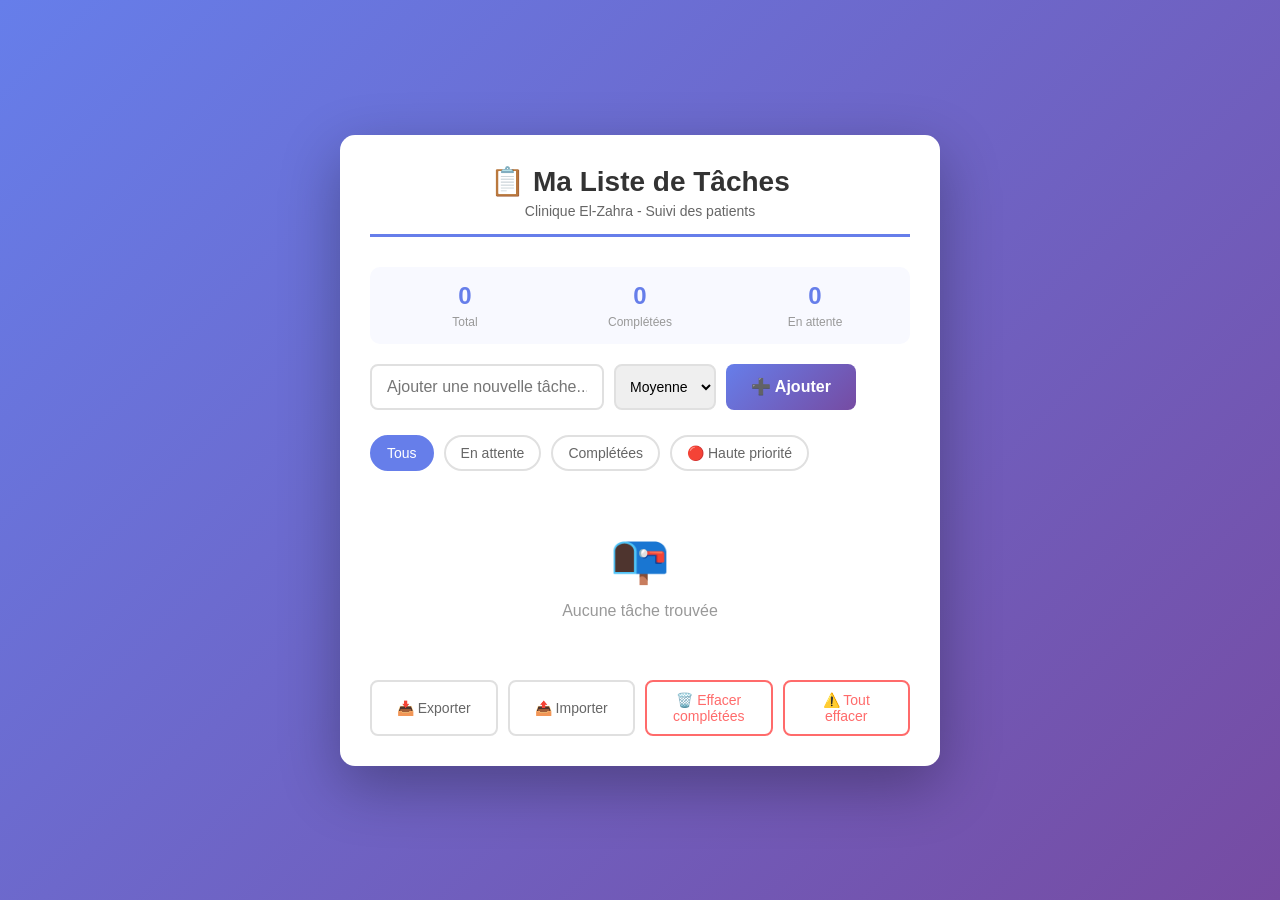
<file: todo.html>
<!DOCTYPE html>
<html lang="fr">
<head>
    <meta charset="UTF-8">
    <meta name="viewport" content="width=device-width, initial-scale=1.0">
    <title>Liste de Tâches - Clinique El-Zahra</title>
    <style>
        * {
            margin: 0;
            padding: 0;
            box-sizing: border-box;
        }

        body {
            font-family: 'Segoe UI', Tahoma, Geneva, Verdana, sans-serif;
            background: linear-gradient(135deg, #667eea 0%, #764ba2 100%);
            min-height: 100vh;
            padding: 20px;
            display: flex;
            justify-content: center;
            align-items: center;
        }

        .container {
            background: white;
            border-radius: 15px;
            box-shadow: 0 20px 60px rgba(0, 0, 0, 0.3);
            max-width: 600px;
            width: 100%;
            padding: 30px;
            animation: slideIn 0.5s ease-out;
        }

        @keyframes slideIn {
            from {
                opacity: 0;
                transform: translateY(-30px);
            }
            to {
                opacity: 1;
                transform: translateY(0);
            }
        }

        .header {
            text-align: center;
            margin-bottom: 30px;
            border-bottom: 3px solid #667eea;
            padding-bottom: 15px;
        }

        .header h1 {
            color: #333;
            font-size: 28px;
            margin-bottom: 5px;
        }

        .header p {
            color: #666;
            font-size: 14px;
        }

        .input-section {
            display: flex;
            gap: 10px;
            margin-bottom: 25px;
        }

        #todoInput {
            flex: 1;
            padding: 12px 15px;
            border: 2px solid #e0e0e0;
            border-radius: 8px;
            font-size: 16px;
            transition: all 0.3s ease;
        }

        #todoInput:focus {
            outline: none;
            border-color: #667eea;
            box-shadow: 0 0 0 3px rgba(102, 126, 234, 0.1);
        }

        .btn {
            padding: 12px 25px;
            border: none;
            border-radius: 8px;
            font-size: 16px;
            font-weight: 600;
            cursor: pointer;
            transition: all 0.3s ease;
        }

        .btn-add {
            background: linear-gradient(135deg, #667eea 0%, #764ba2 100%);
            color: white;
        }

        .btn-add:hover {
            transform: translateY(-2px);
            box-shadow: 0 10px 20px rgba(102, 126, 234, 0.3);
        }

        .btn-add:active {
            transform: translateY(0);
        }

        .filters {
            display: flex;
            gap: 10px;
            margin-bottom: 20px;
            flex-wrap: wrap;
        }

        .filter-btn {
            padding: 8px 15px;
            border: 2px solid #e0e0e0;
            background: white;
            border-radius: 20px;
            cursor: pointer;
            font-size: 14px;
            transition: all 0.3s ease;
            color: #666;
        }

        .filter-btn.active {
            background: #667eea;
            color: white;
            border-color: #667eea;
        }

        .filter-btn:hover {
            border-color: #667eea;
        }

        .stats {
            display: grid;
            grid-template-columns: repeat(3, 1fr);
            gap: 15px;
            margin-bottom: 20px;
            background: #f8f9ff;
            padding: 15px;
            border-radius: 10px;
        }

        .stat-item {
            text-align: center;
        }

        .stat-number {
            font-size: 24px;
            font-weight: bold;
            color: #667eea;
        }

        .stat-label {
            font-size: 12px;
            color: #999;
            margin-top: 5px;
        }

        .todo-list {
            list-style: none;
        }

        .todo-item {
            display: flex;
            align-items: center;
            padding: 15px;
            background: #f8f9ff;
            border-radius: 10px;
            margin-bottom: 10px;
            transition: all 0.3s ease;
            animation: fadeIn 0.3s ease-out;
        }

        @keyframes fadeIn {
            from {
                opacity: 0;
                transform: translateX(-10px);
            }
            to {
                opacity: 1;
                transform: translateX(0);
            }
        }

        .todo-item:hover {
            background: #f0f0ff;
            transform: translateX(5px);
        }

        .todo-item.completed {
            opacity: 0.6;
        }

        .todo-item.completed .todo-text {
            text-decoration: line-through;
            color: #999;
        }

        .checkbox {
            width: 24px;
            height: 24px;
            cursor: pointer;
            margin-right: 15px;
            accent-color: #667eea;
        }

        .todo-content {
            flex: 1;
        }

        .todo-text {
            color: #333;
            font-size: 16px;
            margin-bottom: 5px;
        }

        .todo-date {
            font-size: 12px;
            color: #999;
        }

        .todo-priority {
            display: inline-block;
            padding: 3px 8px;
            border-radius: 4px;
            font-size: 11px;
            font-weight: 600;
            margin-right: 10px;
        }

        .priority-high {
            background: #ffebee;
            color: #c62828;
        }

        .priority-medium {
            background: #fff3e0;
            color: #e65100;
        }

        .priority-low {
            background: #e8f5e9;
            color: #2e7d32;
        }

        .btn-delete {
            background: #ff6b6b;
            color: white;
            border: none;
            padding: 8px 12px;
            border-radius: 6px;
            cursor: pointer;
            font-size: 14px;
            transition: all 0.3s ease;
        }

        .btn-delete:hover {
            background: #ff5252;
            transform: scale(1.05);
        }

        .empty-state {
            text-align: center;
            padding: 40px 20px;
            color: #999;
        }

        .empty-state-icon {
            font-size: 48px;
            margin-bottom: 15px;
        }

        .empty-state p {
            font-size: 16px;
        }

        .actions {
            display: flex;
            gap: 10px;
            margin-top: 20px;
            flex-wrap: wrap;
        }

        .btn-action {
            flex: 1;
            min-width: 120px;
            padding: 10px 15px;
            border: 2px solid #e0e0e0;
            background: white;
            border-radius: 8px;
            cursor: pointer;
            font-size: 14px;
            transition: all 0.3s ease;
            color: #666;
        }

        .btn-action:hover {
            border-color: #667eea;
            color: #667eea;
        }

        .btn-action.danger {
            border-color: #ff6b6b;
            color: #ff6b6b;
        }

        .btn-action.danger:hover {
            background: #ffebee;
        }

        @media (max-width: 600px) {
            .container {
                padding: 20px;
            }

            .header h1 {
                font-size: 24px;
            }

            .input-section {
                flex-direction: column;
            }

            .stats {
                grid-template-columns: 1fr;
            }

            .filters {
                justify-content: center;
            }

            .actions {
                flex-direction: column;
            }

            .btn-action {
                min-width: unset;
            }
        }

        .priority-select {
            padding: 8px 12px;
            border: 2px solid #e0e0e0;
            border-radius: 6px;
            font-size: 14px;
            cursor: pointer;
        }

        .input-wrapper {
            display: flex;
            gap: 10px;
            align-items: center;
        }

        .input-wrapper input {
            flex: 1;
        }

        .input-wrapper select {
            padding: 12px 10px;
            border: 2px solid #e0e0e0;
            border-radius: 8px;
            font-size: 14px;
        }
    </style>
</head>
<body>
    <div class="container">
        <div class="header">
            <h1>📋 Ma Liste de Tâches</h1>
            <p>Clinique El-Zahra - Suivi des patients</p>
        </div>

        <div class="stats">
            <div class="stat-item">
                <div class="stat-number" id="totalTasks">0</div>
                <div class="stat-label">Total</div>
            </div>
            <div class="stat-item">
                <div class="stat-number" id="completedTasks">0</div>
                <div class="stat-label">Complétées</div>
            </div>
            <div class="stat-item">
                <div class="stat-number" id="pendingTasks">0</div>
                <div class="stat-label">En attente</div>
            </div>
        </div>

        <div class="input-section">
            <div class="input-wrapper">
                <input 
                    type="text" 
                    id="todoInput" 
                    placeholder="Ajouter une nouvelle tâche..." 
                    autocomplete="off"
                >
                <select id="prioritySelect" class="priority-select">
                    <option value="low">Basse</option>
                    <option value="medium" selected>Moyenne</option>
                    <option value="high">Haute</option>
                </select>
            </div>
            <button class="btn btn-add" onclick="addTodo()">➕ Ajouter</button>
        </div>

        <div class="filters">
            <button class="filter-btn active" onclick="filterTodos('all')">Tous</button>
            <button class="filter-btn" onclick="filterTodos('active')">En attente</button>
            <button class="filter-btn" onclick="filterTodos('completed')">Complétées</button>
            <button class="filter-btn" onclick="filterTodos('high')">🔴 Haute priorité</button>
        </div>

        <ul class="todo-list" id="todoList"></ul>

        <div class="actions">
            <button class="btn-action" onclick="exportTodos()">📥 Exporter</button>
            <button class="btn-action" onclick="importTodos()">📤 Importer</button>
            <button class="btn-action danger" onclick="clearCompleted()">🗑️ Effacer complétées</button>
            <button class="btn-action danger" onclick="clearAll()">⚠️ Tout effacer</button>
        </div>
    </div>

    <script>
        // État global
        let todos = [];
        let currentFilter = 'all';
        const STORAGE_KEY = 'el_zahra_todos';

        // Initialisation
        document.addEventListener('DOMContentLoaded', () => {
            loadTodos();
            renderTodos();
            document.getElementById('todoInput').addEventListener('keypress', (e) => {
                if (e.key === 'Enter') addTodo();
            });
        });

        // Charger les tâches depuis localStorage
        function loadTodos() {
            try {
                const stored = localStorage.getItem(STORAGE_KEY);
                todos = stored ? JSON.parse(stored) : [];
            } catch (error) {
                console.error('Erreur lors du chargement:', error);
                todos = [];
            }
        }

        // Sauvegarder les tâches
        function saveTodos() {
            try {
                localStorage.setItem(STORAGE_KEY, JSON.stringify(todos));
            } catch (error) {
                console.error('Erreur lors de la sauvegarde:', error);
            }
        }

        // Ajouter une tâche
        function addTodo() {
            const input = document.getElementById('todoInput');
            const priority = document.getElementById('prioritySelect').value;
            const text = input.value.trim();

            if (!text) {
                alert('Veuillez entrer une tâche');
                input.focus();
                return;
            }

            const todo = {
                id: Date.now(),
                text: text,
                completed: false,
                priority: priority,
                date: new Date().toLocaleString('fr-FR')
            };

            todos.push(todo);
            saveTodos();
            renderTodos();
            input.value = '';
            input.focus();
        }

        // Basculer la complétion
        function toggleTodo(id) {
            const todo = todos.find(t => t.id === id);
            if (todo) {
                todo.completed = !todo.completed;
                saveTodos();
                renderTodos();
            }
        }

        // Supprimer une tâche
        function deleteTodo(id) {
            if (confirm('Êtes-vous sûr ?')) {
                todos = todos.filter(t => t.id !== id);
                saveTodos();
                renderTodos();
            }
        }

        // Filtrer les tâches
        function filterTodos(filter) {
            currentFilter = filter;
            document.querySelectorAll('.filter-btn').forEach(btn => {
                btn.classList.remove('active');
            });
            event.target.classList.add('active');
            renderTodos();
        }

        // Afficher les tâches
        function renderTodos() {
            const list = document.getElementById('todoList');
            let filtered = todos;

            // Filtrage
            if (currentFilter === 'active') {
                filtered = todos.filter(t => !t.completed);
            } else if (currentFilter === 'completed') {
                filtered = todos.filter(t => t.completed);
            } else if (currentFilter === 'high') {
                filtered = todos.filter(t => t.priority === 'high' && !t.completed);
            }

            // Tri par priorité
            filtered.sort((a, b) => {
                const priority = { high: 0, medium: 1, low: 2 };
                return priority[a.priority] - priority[b.priority];
            });

            // Rendu
            if (filtered.length === 0) {
                list.innerHTML = `
                    <div class="empty-state">
                        <div class="empty-state-icon">📭</div>
                        <p>Aucune tâche trouvée</p>
                    </div>
                `;
            } else {
                list.innerHTML = filtered.map(todo => `
                    <li class="todo-item ${todo.completed ? 'completed' : ''}">
                        <input 
                            type="checkbox" 
                            class="checkbox" 
                            ${todo.completed ? 'checked' : ''}
                            onchange="toggleTodo(${todo.id})"
                        >
                        <div class="todo-content">
                            <div class="todo-text">
                                <span class="todo-priority priority-${todo.priority}">
                                    ${getPriorityLabel(todo.priority)}
                                </span>
                                ${todo.text}
                            </div>
                            <div class="todo-date">📅 ${todo.date}</div>
                        </div>
                        <button class="btn-delete" onclick="deleteTodo(${todo.id})">Supprimer</button>
                    </li>
                `).join('');
            }

            updateStats();
        }

        // Mettre à jour les statistiques
        function updateStats() {
            const total = todos.length;
            const completed = todos.filter(t => t.completed).length;
            const pending = total - completed;

            document.getElementById('totalTasks').textContent = total;
            document.getElementById('completedTasks').textContent = completed;
            document.getElementById('pendingTasks').textContent = pending;
        }

        // Labels de priorité
        function getPriorityLabel(priority) {
            const labels = {
                high: '🔴 Haute',
                medium: '🟡 Moyenne',
                low: '🟢 Basse'
            };
            return labels[priority] || 'Moyenne';
        }

        // Effacer les tâches complétées
        function clearCompleted() {
            if (confirm('Supprimer toutes les tâches complétées ?')) {
                todos = todos.filter(t => !t.completed);
                saveTodos();
                renderTodos();
            }
        }

        // Tout effacer
        function clearAll() {
            if (confirm('⚠️ ATTENTION: Cela supprimera TOUTES les tâches. Continuer ?')) {
                if (confirm('Êtes-vous vraiment sûr ?')) {
                    todos = [];
                    saveTodos();
                    renderTodos();
                }
            }
        }

        // Exporter en JSON
        function exportTodos() {
            const dataStr = JSON.stringify(todos, null, 2);
            const dataBlob = new Blob([dataStr], { type: 'application/json' });
            const url = URL.createObjectURL(dataBlob);
            const link = document.createElement('a');
            link.href = url;
            link.download = `taches_${new Date().getTime()}.json`;
            link.click();
        }

        // Importer depuis JSON
        function importTodos() {
            const input = document.createElement('input');
            input.type = 'file';
            input.accept = 'application/json';
            input.onchange = (e) => {
                const file = e.target.files[0];
                const reader = new FileReader();
                reader.onload = (event) => {
                    try {
                        const imported = JSON.parse(event.target.result);
                        if (Array.isArray(imported)) {
                            if (confirm('Fusionner avec les tâches existantes ou remplacer ?')) {
                                todos = [...todos, ...imported];
                            } else {
                                todos = imported;
                            }
                            saveTodos();
                            renderTodos();
                        }
                    } catch (error) {
                        alert('Erreur lors de l\'import: ' + error.message);
                    }
                };
                reader.readAsText(file);
            };
            input.click();
        }
    </script>
</body>
</html>
</file>
<file: css/style.css>
/* ==========================================================================
   DESIGN SYSTEM & CUSTOM PROPERTIES - EL-ZAHRA FERTILITY CLINIC
   ========================================================================== */
@import url('https://fonts.googleapis.com/css2?family=Cairo:wght@300;400;600;700;800&family=Outfit:wght@300;400;500;600;700;800&display=swap');

:root {
    /* Fonts */
    --font-ar: 'Cairo', sans-serif;
    --font-fr: 'Outfit', sans-serif;
    
    /* Transitions */
    --transition-fast: 0.2s cubic-bezier(0.4, 0, 0.2, 1);
    --transition-smooth: 0.4s cubic-bezier(0.4, 0, 0.2, 1);
    
    /* Shadows */
    --shadow-sm: 0 2px 8px rgba(0, 0, 0, 0.05);
    --shadow-md: 0 10px 30px rgba(0, 0, 0, 0.08);
    --shadow-lg: 0 20px 40px rgba(0, 0, 0, 0.12);
    --shadow-glass: 0 8px 32px 0 rgba(31, 38, 135, 0.07);
    --shadow-glow: 0 0 15px rgba(255, 142, 161, 0.4);
    
    /* Border Radius */
    --radius-sm: 8px;
    --radius-md: 16px;
    --radius-lg: 24px;
    --radius-full: 9999px;

    /* Light Theme Colors (Default) */
    --primary: #1E3A8A;        /* Medical Royal Blue */
    --primary-light: #3B82F6;  /* Bright Medical Blue */
    --primary-rgb: 30, 58, 138;
    --secondary: #FF8EA1;      /* Soft Rose Blush */
    --secondary-hover: #E05A70;
    --secondary-bg: #FFF0F2;   /* Rose background wash */
    --accent: #D4AF37;         /* Soft Gold */
    --accent-light: #F9E7B9;
    --bg-main: #FFFBFB;        /* Clean, warm, rosy white */
    --bg-card: rgba(255, 255, 255, 0.85);
    --bg-input: #FFFFFF;
    --text-main: #0F172A;      /* Dark slate */
    --text-muted: #475569;     /* Soft slate */
    --border-color: rgba(30, 58, 138, 0.08);
    --glass-border: rgba(255, 255, 255, 0.4);
    --nav-bg: rgba(255, 255, 255, 0.8);
    --card-hover-translate: -8px;
}

[data-theme="dark"] {
    /* Dark Theme Colors */
    --primary: #0F1E42;        /* Dark Navy */
    --primary-light: #2563EB;
    --primary-rgb: 15, 30, 66;
    --secondary: #E05A70;      /* Slightly deeper pink */
    --secondary-hover: #F27B8F;
    --secondary-bg: #2A1017;
    --accent: #E8C547;         /* Warm Gold */
    --accent-light: #4A3C08;
    --bg-main: #070B19;        /* Deep night medical background */
    --bg-card: rgba(15, 23, 42, 0.85);
    --bg-input: #111827;
    --text-main: #F8FAFC;      /* White/silver */
    --text-muted: #94A3B8;     /* Warm grey */
    --border-color: rgba(255, 255, 255, 0.08);
    --glass-border: rgba(255, 255, 255, 0.05);
    --nav-bg: rgba(7, 11, 25, 0.8);
    --shadow-md: 0 10px 30px rgba(0, 0, 0, 0.3);
    --shadow-lg: 0 20px 40px rgba(0, 0, 0, 0.4);
    --shadow-glass: 0 8px 32px 0 rgba(0, 0, 0, 0.3);
}

/* ==========================================================================
   RESET & BASE STYLES
   ========================================================================== */
* {
    margin: 0;
    padding: 0;
    box-sizing: border-box;
}

img {
    max-width: 100%;
    height: auto;
    display: block;
}

html {
    scroll-behavior: smooth;
    font-size: 16px;
    overflow-x: hidden;
}

body {
    background-color: var(--bg-main);
    color: var(--text-main);
    font-family: var(--font-fr);
    transition: background-color var(--transition-smooth), color var(--transition-smooth);
    overflow-x: hidden;
    line-height: 1.6;
}

body[dir="rtl"] {
    font-family: var(--font-ar);
}

a {
    text-decoration: none;
    color: inherit;
    transition: color var(--transition-fast);
}

button, input, select, textarea {
    font-family: inherit;
}

/* Scrollbar Customization */
::-webkit-scrollbar {
    width: 10px;
}
::-webkit-scrollbar-track {
    background: var(--bg-main);
}
::-webkit-scrollbar-thumb {
    background: var(--secondary);
    border-radius: var(--radius-full);
    border: 3px solid var(--bg-main);
}
::-webkit-scrollbar-thumb:hover {
    background: var(--secondary-hover);
}

/* ==========================================================================
   REUSABLE COMPONENTS & UTILITIES
   ========================================================================== */
.container {
    width: 100%;
    max-width: 1200px;
    margin: 0 auto;
    padding: 0 24px;
}

.glass {
    background: var(--bg-card);
    backdrop-filter: blur(16px);
    -webkit-backdrop-filter: blur(16px);
    border: 1px solid var(--glass-border);
    box-shadow: var(--shadow-glass);
}

/* Standard Buttons */
.btn {
    display: inline-flex;
    align-items: center;
    justify-content: center;
    gap: 8px;
    padding: 12px 28px;
    border-radius: var(--radius-full);
    font-weight: 600;
    cursor: pointer;
    transition: all var(--transition-fast);
    border: none;
    outline: none;
    font-size: 0.95rem;
}

.btn-primary {
    background: linear-gradient(135deg, var(--primary), #2B4E9A);
    color: #FFFFFF;
    box-shadow: var(--shadow-sm);
}
.btn-primary:hover {
    transform: translateY(-2px);
    box-shadow: 0 6px 15px rgba(30, 58, 138, 0.2);
    filter: brightness(1.1);
}

.btn-secondary {
    background: linear-gradient(135deg, var(--secondary), #FFA2B2);
    color: #FFFFFF;
    box-shadow: var(--shadow-sm);
}
.btn-secondary:hover {
    transform: translateY(-2px);
    box-shadow: var(--shadow-glow);
    filter: brightness(1.05);
}

.btn-outline {
    background: transparent;
    border: 2px solid var(--primary);
    color: var(--primary);
}
.btn-outline:hover {
    background: var(--primary);
    color: #FFFFFF;
    transform: translateY(-2px);
}

.btn-icon {
    width: 44px;
    height: 44px;
    border-radius: var(--radius-full);
    padding: 0;
    display: inline-flex;
    align-items: center;
    justify-content: center;
}

/* Section Header */
.section-header {
    text-align: center;
    max-width: 700px;
    margin: 0 auto 60px auto;
}

.section-header span {
    color: var(--secondary);
    font-weight: 700;
    font-size: 0.9rem;
    text-transform: uppercase;
    letter-spacing: 2px;
    display: inline-block;
    margin-bottom: 12px;
    background: var(--secondary-bg);
    padding: 6px 16px;
    border-radius: var(--radius-full);
}

body[dir="rtl"] .section-header span {
    letter-spacing: 0;
}

.section-header h2 {
    font-size: 2.5rem;
    color: var(--primary);
    font-weight: 800;
    margin-bottom: 20px;
    position: relative;
}

.section-header p {
    color: var(--text-muted);
    font-size: 1.1rem;
}

/* ==========================================================================
   NAVIGATION BAR
   ========================================================================== */
.navbar {
    position: fixed;
    top: 0;
    left: 0;
    width: 100%;
    z-index: 1000;
    transition: all var(--transition-smooth);
    padding: 20px 0;
}

.navbar.scrolled {
    padding: 12px 0;
    box-shadow: var(--shadow-sm);
    border-bottom: 1px solid var(--border-color);
}

.nav-container {
    display: flex;
    align-items: center;
    justify-content: space-between;
}

.logo {
    display: flex;
    align-items: center;
    gap: 10px;
    font-size: 1.4rem;
    font-weight: 800;
    color: var(--primary);
}

.logo svg {
    width: 38px;
    height: 38px;
    fill: var(--secondary);
}

.nav-links {
    display: flex;
    align-items: center;
    gap: 30px;
    list-style: none;
}

.nav-links a {
    font-weight: 600;
    color: var(--text-main);
    position: relative;
    padding: 6px 0;
}

.nav-links a::after {
    content: '';
    position: absolute;
    bottom: 0;
    left: 0;
    width: 0;
    height: 2px;
    background: var(--secondary);
    transition: width var(--transition-fast);
}

.nav-links a:hover::after,
.nav-links a.active::after {
    width: 100%;
}

body[dir="rtl"] .nav-links a::after {
    left: auto;
    right: 0;
}

.nav-actions {
    display: flex;
    align-items: center;
    gap: 15px;
}

.lang-btn, .theme-btn {
    background: var(--bg-card);
    border: 1px solid var(--border-color);
    color: var(--primary);
    cursor: pointer;
    font-weight: 700;
    width: 40px;
    height: 40px;
    border-radius: var(--radius-full);
    display: flex;
    align-items: center;
    justify-content: center;
    font-size: 0.9rem;
    transition: all var(--transition-fast);
}

.lang-btn:hover, .theme-btn:hover {
    background: var(--primary);
    color: #FFFFFF;
    transform: scale(1.05);
}

.nav-toggle {
    display: none;
    background: none;
    border: none;
    cursor: pointer;
    padding: 4px;
}

.nav-toggle span {
    display: block;
    width: 25px;
    height: 3px;
    background: var(--primary);
    margin: 5px 0;
    transition: all var(--transition-fast);
}

/* ==========================================================================
   HERO SECTION
   ========================================================================== */
.hero {
    position: relative;
    padding: 160px 0 100px 0;
    min-height: 90vh;
    display: flex;
    align-items: center;
    background: radial-gradient(circle at 10% 20%, rgba(255, 142, 161, 0.08) 0%, transparent 40%),
                radial-gradient(circle at 90% 80%, rgba(30, 58, 138, 0.05) 0%, transparent 50%);
    overflow: hidden;
}

.hero-grid {
    display: grid;
    grid-template-columns: 1.1fr 0.9fr;
    gap: 40px;
    align-items: center;
}

.hero-content {
    z-index: 10;
}

.hero-badge {
    background: var(--secondary-bg);
    color: var(--secondary);
    padding: 8px 20px;
    border-radius: var(--radius-full);
    font-weight: 700;
    font-size: 0.95rem;
    display: inline-flex;
    align-items: center;
    gap: 8px;
    margin-bottom: 24px;
    box-shadow: var(--shadow-sm);
}

.hero-badge span {
    width: 8px;
    height: 8px;
    background-color: var(--secondary);
    border-radius: var(--radius-full);
    display: inline-block;
    animation: pulse 1.5s infinite;
}

.hero-content h1 {
    font-size: 3.5rem;
    line-height: 1.2;
    color: var(--primary);
    font-weight: 800;
    margin-bottom: 24px;
}

body[dir="rtl"] .hero-content h1 {
    font-size: 3.8rem;
    line-height: 1.3;
}

.hero-content p {
    font-size: 1.2rem;
    color: var(--text-muted);
    margin-bottom: 36px;
    max-width: 580px;
}

.hero-ctas {
    display: flex;
    flex-wrap: wrap;
    gap: 16px;
    margin-bottom: 40px;
}

.hero-stats {
    display: flex;
    gap: 40px;
    border-top: 1px solid var(--border-color);
    padding-top: 30px;
}

.stat-item h3 {
    font-size: 2.2rem;
    color: var(--primary);
    font-weight: 800;
}

.stat-item h3 span {
    color: var(--secondary);
}

.stat-item p {
    font-size: 0.9rem;
    color: var(--text-muted);
    margin: 0;
}

.hero-image-wrapper {
    position: relative;
    width: 100%;
    display: flex;
    justify-content: center;
}

.hero-image-glow {
    position: absolute;
    width: 110%;
    height: 110%;
    background: radial-gradient(circle, rgba(255, 142, 161, 0.2) 0%, transparent 60%);
    z-index: 1;
    filter: blur(10px);
}

.hero-image {
    width: 100%;
    max-width: 480px;
    border-radius: 40px 10px 40px 40px;
    border: 6px solid var(--bg-card);
    box-shadow: var(--shadow-lg);
    z-index: 2;
    transform: rotate(2deg);
    transition: transform var(--transition-smooth);
}

.hero-image:hover {
    transform: rotate(0deg) scale(1.02);
}

body[dir="rtl"] .hero-image {
    border-radius: 10px 40px 40px 40px;
    transform: rotate(-2deg);
}

body[dir="rtl"] .hero-image:hover {
    transform: rotate(0deg) scale(1.02);
}

.floating-card {
    position: absolute;
    background: var(--bg-card);
    padding: 16px 20px;
    border-radius: var(--radius-md);
    box-shadow: var(--shadow-md);
    z-index: 3;
    display: flex;
    align-items: center;
    gap: 12px;
    border: 1px solid var(--glass-border);
}

.floating-card-1 {
    bottom: 20px;
    left: -20px;
    animation: float 4s ease-in-out infinite;
}

.floating-card-2 {
    top: 40px;
    right: -10px;
    animation: float 5s ease-in-out infinite 1s;
}

.fc-icon {
    width: 44px;
    height: 44px;
    border-radius: var(--radius-full);
    background: var(--secondary-bg);
    display: flex;
    align-items: center;
    justify-content: center;
    color: var(--secondary);
    font-size: 1.2rem;
}

.fc-info h4 {
    font-size: 0.95rem;
    font-weight: 700;
    color: var(--primary);
}

.fc-info p {
    font-size: 0.8rem;
    color: var(--text-muted);
    margin: 0;
}

/* ==========================================================================
   SERVICES & nos traitements
   ========================================================================== */
.services {
    padding: 100px 0;
    position: relative;
}

.services-grid {
    display: grid;
    grid-template-columns: repeat(auto-fill, minmax(280px, 1fr));
    gap: 30px;
}

.service-card {
    border-radius: var(--radius-lg);
    overflow: hidden;
    transition: all var(--transition-smooth);
    border: 1px solid var(--border-color);
    display: flex;
    flex-direction: column;
}

.service-card:hover {
    transform: translateY(var(--card-hover-translate));
    box-shadow: var(--shadow-lg);
    border-color: var(--secondary);
}

.service-img-container {
    height: 180px;
    position: relative;
    overflow: hidden;
}

.service-img-container img {
    width: 100%;
    height: 100%;
    object-fit: cover;
    transition: transform var(--transition-smooth);
}

.service-card:hover .service-img-container img {
    transform: scale(1.1);
}

.service-category {
    position: absolute;
    bottom: 12px;
    left: 12px;
    background: rgba(30, 58, 138, 0.95);
    color: #FFFFFF;
    padding: 4px 12px;
    border-radius: var(--radius-full);
    font-size: 0.8rem;
    font-weight: 600;
}

body[dir="rtl"] .service-category {
    left: auto;
    right: 12px;
}

.service-card-body {
    padding: 24px;
    flex-grow: 1;
    display: flex;
    flex-direction: column;
}

.service-card h3 {
    font-size: 1.25rem;
    color: var(--primary);
    font-weight: 700;
    margin-bottom: 12px;
}

.service-card p {
    color: var(--text-muted);
    font-size: 0.9rem;
    margin-bottom: 20px;
    line-height: 1.5;
    flex-grow: 1;
}

.service-card-footer {
    display: flex;
    justify-content: space-between;
    align-items: center;
    border-top: 1px solid var(--border-color);
    padding-top: 16px;
}

.read-more-btn {
    font-weight: 700;
    color: var(--primary);
    font-size: 0.9rem;
    display: flex;
    align-items: center;
    gap: 6px;
    cursor: pointer;
}

.read-more-btn svg {
    width: 16px;
    height: 16px;
    fill: currentColor;
    transition: transform var(--transition-fast);
}

.read-more-btn:hover {
    color: var(--secondary);
}

body[dir="ltr"] .read-more-btn:hover svg {
    transform: translateX(4px);
}

body[dir="rtl"] .read-more-btn:hover svg {
    transform: translateX(-4px) rotate(180deg);
}

body[dir="rtl"] .read-more-btn svg {
    transform: rotate(180deg);
}

.service-reserve-mini {
    width: 36px;
    height: 36px;
    border-radius: var(--radius-full);
    background: var(--secondary-bg);
    color: var(--secondary);
    border: none;
    display: flex;
    align-items: center;
    justify-content: center;
    cursor: pointer;
    transition: all var(--transition-fast);
}

.service-reserve-mini:hover {
    background: var(--secondary);
    color: #FFFFFF;
}

/* ==========================================================================
   DETAIL VIEW / PANELS (MODAL)
   ========================================================================== */
.modal-overlay {
    position: fixed;
    top: 0;
    left: 0;
    width: 100%;
    height: 100%;
    background: rgba(15, 23, 42, 0.6);
    backdrop-filter: blur(8px);
    z-index: 2000;
    opacity: 0;
    visibility: hidden;
    transition: all var(--transition-smooth);
    display: flex;
    align-items: center;
    justify-content: center;
    padding: 20px;
}

.modal-overlay.active {
    opacity: 1;
    visibility: visible;
}

.modal-content {
    width: 100%;
    max-width: 800px;
    max-height: 90vh;
    border-radius: var(--radius-lg);
    overflow-y: auto;
    position: relative;
    transform: scale(0.9);
    transition: transform var(--transition-smooth);
    border: 1px solid var(--glass-border);
}

.modal-overlay.active .modal-content {
    transform: scale(1);
}

.modal-close {
    position: absolute;
    top: 20px;
    right: 20px;
    width: 40px;
    height: 40px;
    border-radius: var(--radius-full);
    background: var(--bg-card);
    color: var(--text-main);
    border: 1px solid var(--border-color);
    display: flex;
    align-items: center;
    justify-content: center;
    cursor: pointer;
    z-index: 10;
    font-size: 1.2rem;
    transition: all var(--transition-fast);
}

body[dir="rtl"] .modal-close {
    right: auto;
    left: 20px;
}

.modal-close:hover {
    background: var(--secondary);
    color: #FFFFFF;
}

.modal-hero {
    height: 250px;
    position: relative;
}

.modal-hero img {
    width: 100%;
    height: 100%;
    object-fit: cover;
}

.modal-hero-overlay {
    position: absolute;
    top: 0;
    left: 0;
    width: 100%;
    height: 100%;
    background: linear-gradient(to bottom, transparent, rgba(15, 23, 42, 0.8));
    display: flex;
    align-items: flex-end;
    padding: 30px;
}

.modal-hero-overlay h2 {
    color: #FFFFFF;
    font-size: 2rem;
    font-weight: 800;
}

.modal-body {
    padding: 40px;
}

.modal-description {
    font-size: 1.1rem;
    color: var(--text-main);
    line-height: 1.7;
    margin-bottom: 30px;
}

.modal-sub-section {
    margin-bottom: 30px;
}

.modal-sub-section h3 {
    color: var(--primary);
    font-size: 1.3rem;
    font-weight: 700;
    margin-bottom: 16px;
    display: flex;
    align-items: center;
    gap: 8px;
}

.modal-advantages-list {
    list-style: none;
    display: grid;
    grid-template-columns: 1fr 1fr;
    gap: 16px;
}

.modal-advantages-list li {
    position: relative;
    padding-left: 28px;
    color: var(--text-muted);
    font-size: 0.95rem;
}

body[dir="rtl"] .modal-advantages-list li {
    padding-left: 0;
    padding-right: 28px;
}

.modal-advantages-list li::before {
    content: '✓';
    position: absolute;
    left: 0;
    color: var(--secondary);
    font-weight: 800;
}

body[dir="rtl"] .modal-advantages-list li::before {
    left: auto;
    right: 0;
}

.modal-faq-accordion {
    display: flex;
    flex-direction: column;
    gap: 12px;
}

.m-faq-item {
    border: 1px solid var(--border-color);
    border-radius: var(--radius-md);
    background: var(--bg-input);
}

.m-faq-header {
    padding: 16px 20px;
    display: flex;
    justify-content: space-between;
    align-items: center;
    cursor: pointer;
    font-weight: 600;
    color: var(--primary);
}

.m-faq-header span {
    transition: transform var(--transition-fast);
}

.m-faq-body {
    padding: 0 20px;
    max-height: 0;
    overflow: hidden;
    transition: max-height var(--transition-fast) ease-out, padding var(--transition-fast);
    color: var(--text-muted);
    font-size: 0.9rem;
}

.m-faq-item.active .m-faq-header span {
    transform: rotate(45deg);
}

.m-faq-item.active .m-faq-body {
    padding: 12px 20px 20px 20px;
    max-height: 200px;
}

.modal-footer {
    display: flex;
    justify-content: flex-end;
    gap: 15px;
    border-top: 1px solid var(--border-color);
    padding-top: 24px;
}

/* ==========================================================================
   ABOUT CLINIC
   ========================================================================== */
.about {
    padding: 100px 0;
    position: relative;
    background: radial-gradient(circle at 80% 20%, rgba(255, 142, 161, 0.04) 0%, transparent 40%);
}

.about-grid {
    display: grid;
    grid-template-columns: 0.95fr 1.05fr;
    gap: 60px;
    align-items: center;
}

.about-image-wrapper {
    position: relative;
}

.about-image-frame {
    border-radius: var(--radius-lg);
    overflow: hidden;
    box-shadow: var(--shadow-lg);
    border: 6px solid var(--bg-card);
    aspect-ratio: 4/5;
}

.about-image-frame img {
    width: 100%;
    height: 100%;
    object-fit: cover;
}

.about-experience-badge {
    position: absolute;
    bottom: -20px;
    right: -20px;
    background: var(--primary);
    color: #FFFFFF;
    padding: 24px;
    border-radius: var(--radius-lg);
    box-shadow: var(--shadow-md);
    text-align: center;
}

body[dir="rtl"] .about-experience-badge {
    right: auto;
    left: -20px;
}

.about-experience-badge h4 {
    font-size: 2.2rem;
    font-weight: 800;
    color: var(--secondary);
    line-height: 1;
}

.about-experience-badge p {
    font-size: 0.8rem;
    font-weight: 600;
    text-transform: uppercase;
    letter-spacing: 1px;
}

.about-content h3 {
    font-size: 2.2rem;
    color: var(--primary);
    font-weight: 800;
    margin-bottom: 24px;
    line-height: 1.3;
}

.about-content p {
    color: var(--text-muted);
    margin-bottom: 20px;
    font-size: 1.05rem;
}

.about-features {
    display: grid;
    grid-template-columns: 1fr 1fr;
    gap: 20px;
    margin-top: 30px;
}

.about-feat-item {
    display: flex;
    align-items: center;
    gap: 12px;
}

.about-feat-icon {
    width: 36px;
    height: 36px;
    border-radius: var(--radius-full);
    background: var(--secondary-bg);
    color: var(--secondary);
    display: flex;
    align-items: center;
    justify-content: center;
    font-weight: 800;
}

.about-feat-item span {
    font-weight: 700;
    color: var(--primary);
    font-size: 0.95rem;
}

/* About Qualifications & Experience */
.about-qualifications {
    margin-top: 35px;
    border-top: 1px dashed var(--border-color);
    padding-top: 30px;
}

.about-qualifications-title {
    font-size: 1.4rem;
    color: var(--primary);
    font-weight: 700;
    margin-bottom: 20px;
    display: flex;
    align-items: center;
    gap: 10px;
}

.qualifications-grid {
    display: grid;
    grid-template-columns: 1fr;
    gap: 24px;
}

.qual-card {
    background: var(--bg-card);
    border: 1px solid var(--border-color);
    border-radius: var(--radius-md);
    padding: 20px;
    transition: all var(--transition-fast);
}

.qual-card:hover {
    border-color: var(--secondary);
    box-shadow: var(--shadow-sm);
    transform: translateY(-2px);
}

.qual-card h5 {
    font-size: 1.1rem;
    color: var(--primary);
    font-weight: 700;
    margin-bottom: 14px;
    display: flex;
    align-items: center;
    gap: 8px;
}

.qual-list {
    list-style: none;
    display: flex;
    flex-direction: column;
    gap: 10px;
}

.qual-list li {
    font-size: 0.95rem;
    color: var(--text-muted);
    display: flex;
    align-items: flex-start;
    gap: 8px;
    line-height: 1.4;
}

.qual-list li::before {
    content: "•";
    color: var(--secondary);
    font-weight: bold;
    font-size: 1.2rem;
    line-height: 1;
}

.experience-box {
    background: var(--secondary-bg);
    border-left: 4px solid var(--secondary);
    border-radius: var(--radius-sm);
    padding: 16px 20px;
    margin-top: 20px;
}

body[dir="rtl"] .experience-box {
    border-left: none;
    border-right: 4px solid var(--secondary);
}

.experience-box h6 {
    font-size: 1rem;
    color: var(--primary);
    font-weight: 700;
    margin-bottom: 8px;
}

.experience-box p {
    font-size: 0.95rem;
    color: var(--text-muted);
    margin: 0;
    line-height: 1.5;
}

/* ==========================================================================
   WHY CHOOSE US (POURQUOI NOUS CHOISIR)
   ========================================================================== */
.why-choose {
    padding: 100px 0;
    position: relative;
}

.why-grid {
    display: grid;
    grid-template-columns: repeat(5, 1fr);
    gap: 20px;
}

.why-card {
    padding: 30px 20px;
    border-radius: var(--radius-lg);
    text-align: center;
    transition: all var(--transition-smooth);
    border: 1px solid var(--border-color);
    display: flex;
    flex-direction: column;
    align-items: center;
}

.why-card:hover {
    transform: translateY(-8px);
    border-color: var(--secondary);
    box-shadow: var(--shadow-md);
}

.why-icon {
    width: 64px;
    height: 64px;
    border-radius: var(--radius-full);
    background: var(--secondary-bg);
    display: flex;
    align-items: center;
    justify-content: center;
    color: var(--secondary);
    font-size: 1.8rem;
    margin-bottom: 20px;
    transition: transform var(--transition-smooth);
}

.why-card:hover .why-icon {
    transform: scale(1.1) rotate(5deg);
}

.why-card h3 {
    font-size: 1.15rem;
    color: var(--primary);
    font-weight: 700;
    margin-bottom: 12px;
}

.why-card p {
    font-size: 0.85rem;
    color: var(--text-muted);
}

/* ==========================================================================
   TESTIMONIALS (TÉMOIGNAGES)
   ========================================================================== */
.testimonials {
    padding: 100px 0;
    position: relative;
    background: radial-gradient(circle at 10% 80%, rgba(30, 58, 138, 0.03) 0%, transparent 40%);
}

.testimonials-carousel {
    display: grid;
    grid-template-columns: 1fr 1fr 1fr;
    gap: 30px;
    margin-top: 40px;
}

.testimonial-card {
    padding: 40px;
    border-radius: var(--radius-lg);
    border: 1px solid var(--border-color);
    position: relative;
    transition: all var(--transition-smooth);
}

.testimonial-card:hover {
    transform: translateY(-5px);
    box-shadow: var(--shadow-md);
    border-color: var(--secondary);
}

.quote-icon {
    position: absolute;
    top: 30px;
    right: 30px;
    font-size: 4rem;
    color: var(--secondary-bg);
    line-height: 1;
    font-family: Georgia, serif;
    pointer-events: none;
}

body[dir="rtl"] .quote-icon {
    right: auto;
    left: 30px;
}

.rating {
    color: var(--accent);
    margin-bottom: 20px;
    font-size: 1.1rem;
}

.testi-text {
    font-style: italic;
    color: var(--text-muted);
    font-size: 0.95rem;
    line-height: 1.6;
    margin-bottom: 30px;
    position: relative;
    z-index: 2;
}

.testi-patient {
    display: flex;
    align-items: center;
    gap: 16px;
}

.patient-avatar {
    width: 48px;
    height: 48px;
    border-radius: var(--radius-full);
    background: linear-gradient(135deg, var(--secondary), var(--primary-light));
    color: #FFFFFF;
    font-weight: 700;
    display: flex;
    align-items: center;
    justify-content: center;
}

.patient-info h4 {
    font-size: 1rem;
    font-weight: 700;
    color: var(--primary);
}

.patient-info span {
    font-size: 0.8rem;
    color: var(--text-muted);
}

/* ==========================================================================
   CLINIC GALLERY
   ========================================================================== */
.gallery {
    padding: 100px 0;
    position: relative;
}

.gallery-grid {
    display: grid;
    grid-template-columns: repeat(4, 1fr);
    gap: 20px;
    margin-top: 30px;
}

.gallery-item {
    border-radius: var(--radius-lg);
    overflow: hidden;
    box-shadow: var(--shadow-sm);
    border: 4px solid var(--bg-card);
    aspect-ratio: 4/3;
    position: relative;
    cursor: pointer;
}

.gallery-item img {
    width: 100%;
    height: 100%;
    object-fit: cover;
    transition: transform var(--transition-smooth);
}

.gallery-overlay {
    position: absolute;
    top: 0;
    left: 0;
    width: 100%;
    height: 100%;
    background: rgba(15, 23, 42, 0.4);
    opacity: 0;
    transition: opacity var(--transition-fast);
    display: flex;
    align-items: center;
    justify-content: center;
    color: #FFFFFF;
    font-size: 1.5rem;
}

.gallery-item:hover img {
    transform: scale(1.1);
}

.gallery-item:hover .gallery-overlay {
    opacity: 1;
}

/* ==========================================================================
   BLOG MEDICAL SEO
   ========================================================================== */
.blog {
    padding: 100px 0;
    position: relative;
    background: radial-gradient(circle at 90% 10%, rgba(255, 142, 161, 0.04) 0%, transparent 40%);
}

.blog-actions {
    display: flex;
    justify-content: space-between;
    align-items: center;
    margin-bottom: 40px;
    gap: 20px;
    flex-wrap: wrap;
}

.blog-search-wrapper {
    position: relative;
    max-width: 400px;
    width: 100%;
}

.blog-search-wrapper input {
    width: 100%;
    padding: 12px 20px 12px 48px;
    border-radius: var(--radius-full);
    border: 1px solid var(--border-color);
    background: var(--bg-input);
    color: var(--text-main);
    font-size: 0.95rem;
    transition: all var(--transition-fast);
}

body[dir="rtl"] .blog-search-wrapper input {
    padding: 12px 48px 12px 20px;
}

.blog-search-wrapper input:focus {
    border-color: var(--secondary);
    outline: none;
    box-shadow: 0 0 10px rgba(255, 142, 161, 0.15);
}

.blog-search-icon {
    position: absolute;
    top: 50%;
    left: 18px;
    transform: translateY(-50%);
    color: var(--text-muted);
}

body[dir="rtl"] .blog-search-icon {
    left: auto;
    right: 18px;
}

.blog-categories {
    display: flex;
    gap: 10px;
    flex-wrap: wrap;
}

.category-tag {
    padding: 8px 18px;
    border-radius: var(--radius-full);
    font-size: 0.85rem;
    font-weight: 600;
    cursor: pointer;
    background: var(--bg-card);
    border: 1px solid var(--border-color);
    color: var(--text-muted);
    transition: all var(--transition-fast);
}

.category-tag.active, .category-tag:hover {
    background: var(--primary);
    color: #FFFFFF;
    border-color: var(--primary);
}

.blog-grid {
    display: grid;
    grid-template-columns: repeat(3, 1fr);
    gap: 30px;
}

.blog-card {
    border-radius: var(--radius-lg);
    overflow: hidden;
    border: 1px solid var(--border-color);
    transition: all var(--transition-smooth);
    display: flex;
    flex-direction: column;
}

.blog-card:hover {
    transform: translateY(-8px);
    box-shadow: var(--shadow-lg);
    border-color: var(--secondary);
}

.blog-card-img {
    height: 200px;
    overflow: hidden;
    position: relative;
}

.blog-card-img img {
    width: 100%;
    height: 100%;
    object-fit: cover;
    transition: transform var(--transition-smooth);
}

.blog-card:hover .blog-card-img img {
    transform: scale(1.05);
}

.blog-card-category {
    position: absolute;
    top: 15px;
    right: 15px;
    background: var(--secondary);
    color: #FFFFFF;
    padding: 4px 12px;
    border-radius: var(--radius-full);
    font-size: 0.75rem;
    font-weight: 700;
}

body[dir="rtl"] .blog-card-category {
    right: auto;
    left: 15px;
}

.blog-card-body {
    padding: 24px;
    flex-grow: 1;
    display: flex;
    flex-direction: column;
}

.blog-meta {
    display: flex;
    gap: 15px;
    font-size: 0.8rem;
    color: var(--text-muted);
    margin-bottom: 12px;
}

.blog-card h3 {
    font-size: 1.2rem;
    color: var(--primary);
    font-weight: 700;
    margin-bottom: 12px;
    line-height: 1.4;
}

.blog-card p {
    font-size: 0.88rem;
    color: var(--text-muted);
    margin-bottom: 20px;
    line-height: 1.5;
    flex-grow: 1;
}

.blog-card-footer {
    display: flex;
    justify-content: space-between;
    align-items: center;
    border-top: 1px solid var(--border-color);
    padding-top: 16px;
}

/* ==========================================================================
   DYNAMIC FAQ ACCORDION
   ========================================================================== */
.faq {
    padding: 100px 0;
    position: relative;
}

.faq-container {
    max-width: 800px;
    margin: 0 auto;
    display: flex;
    flex-direction: column;
    gap: 16px;
}

.faq-item {
    border-radius: var(--radius-lg);
    border: 1px solid var(--border-color);
    transition: all var(--transition-fast);
}

.faq-item.active {
    border-color: var(--secondary);
    box-shadow: var(--shadow-sm);
}

.faq-header {
    padding: 24px 30px;
    display: flex;
    justify-content: space-between;
    align-items: center;
    cursor: pointer;
    font-size: 1.1rem;
    font-weight: 700;
    color: var(--primary);
}

.faq-toggle-icon {
    width: 28px;
    height: 28px;
    border-radius: var(--radius-full);
    background: var(--secondary-bg);
    color: var(--secondary);
    display: flex;
    align-items: center;
    justify-content: center;
    font-size: 1rem;
    font-weight: 700;
    transition: transform var(--transition-fast);
}

.faq-item.active .faq-toggle-icon {
    transform: rotate(45deg);
    background: var(--secondary);
    color: #FFFFFF;
}

.faq-body {
    padding: 0 30px;
    max-height: 0;
    overflow: hidden;
    transition: max-height var(--transition-smooth) ease-out, padding var(--transition-smooth);
    color: var(--text-muted);
    font-size: 0.95rem;
    line-height: 1.6;
}

.faq-item.active .faq-body {
    padding: 0 30px 24px 30px;
    max-height: 300px;
}

/* ==========================================================================
   BOOKING FLOW & FORM
   ========================================================================== */
.booking {
    padding: 100px 0;
    position: relative;
    background: radial-gradient(circle at 10% 20%, rgba(255, 142, 161, 0.05) 0%, transparent 40%);
}

.booking-grid {
    display: grid;
    grid-template-columns: 1.15fr 0.85fr;
    gap: 50px;
    align-items: stretch;
}

.booking-form-wrapper {
    padding: 40px;
    border-radius: var(--radius-lg);
    border: 1px solid var(--border-color);
}

.booking-form-wrapper h3 {
    font-size: 1.8rem;
    color: var(--primary);
    font-weight: 800;
    margin-bottom: 12px;
}

.booking-form-wrapper > p {
    color: var(--text-muted);
    margin-bottom: 30px;
    font-size: 0.95rem;
}

.form-grid {
    display: grid;
    grid-template-columns: 1fr 1fr;
    gap: 20px;
}

.form-group {
    display: flex;
    flex-direction: column;
    gap: 8px;
}

.form-group.full-width {
    grid-column: span 2;
}

.form-group label {
    font-size: 0.85rem;
    font-weight: 700;
    color: var(--primary);
    text-transform: uppercase;
    letter-spacing: 1px;
}

body[dir="rtl"] .form-group label {
    letter-spacing: 0;
}

.form-group input, .form-group select, .form-group textarea {
    width: 100%;
    padding: 14px 20px;
    border-radius: var(--radius-md);
    border: 1px solid var(--border-color);
    background: var(--bg-input);
    color: var(--text-main);
    font-size: 0.95rem;
    transition: all var(--transition-fast);
}

.form-group input:focus, .form-group select:focus, .form-group textarea:focus {
    border-color: var(--secondary);
    outline: none;
    box-shadow: 0 0 10px rgba(255, 142, 161, 0.15);
}

.form-group textarea {
    resize: none;
    height: 110px;
}

/* SMS Reminder Mock Widget */
.sms-reminder-card {
    border-radius: var(--radius-lg);
    border: 1px solid var(--border-color);
    padding: 30px;
    display: flex;
    flex-direction: column;
    justify-content: space-between;
}

.sms-reminder-header {
    display: flex;
    align-items: center;
    gap: 12px;
    margin-bottom: 24px;
}

.sms-reminder-icon {
    width: 40px;
    height: 40px;
    border-radius: var(--radius-full);
    background: var(--secondary-bg);
    color: var(--secondary);
    display: flex;
    align-items: center;
    justify-content: center;
    font-size: 1.1rem;
}

.sms-reminder-header h4 {
    font-size: 1.1rem;
    color: var(--primary);
    font-weight: 700;
}

.phone-mockup {
    background: #000000;
    border-radius: 36px;
    padding: 40px 16px 20px 16px;
    width: 100%;
    max-width: 300px;
    margin: 0 auto;
    border: 4px solid #1E293B;
    box-shadow: var(--shadow-lg);
    position: relative;
}

.phone-mockup::before {
    content: '';
    position: absolute;
    top: 15px;
    left: 50%;
    transform: translateX(-50%);
    width: 80px;
    height: 18px;
    background: #1E293B;
    border-radius: var(--radius-full);
}

.phone-screen {
    background: #111827;
    height: 350px;
    border-radius: 20px;
    padding: 16px;
    overflow-y: auto;
    display: flex;
    flex-direction: column;
    justify-content: flex-end;
}

.phone-sender {
    text-align: center;
    color: #9CA3AF;
    font-size: 0.75rem;
    margin-bottom: 12px;
    font-weight: 600;
}

.sms-bubble {
    background: #E5E7EB;
    color: #1F2937;
    padding: 12px 16px;
    border-radius: 18px 18px 18px 2px;
    font-size: 0.8rem;
    line-height: 1.4;
    align-self: flex-start;
    box-shadow: 0 1px 2px rgba(0, 0, 0, 0.1);
    white-space: pre-wrap;
    direction: ltr;
}

body[dir="rtl"] .sms-bubble {
    direction: rtl;
    border-radius: 18px 18px 2px 18px;
}

.sms-time {
    font-size: 0.65rem;
    color: #6B7280;
    text-align: right;
    margin-top: 4px;
}

/* ==========================================================================
   CONTACT SECTION & MAP
   ========================================================================== */
.contact {
    padding: 100px 0;
    position: relative;
}

.contact-grid {
    display: grid;
    grid-template-columns: 0.8fr 1.2fr;
    gap: 40px;
}

.contact-info-cards {
    display: flex;
    flex-direction: column;
    gap: 20px;
}

.contact-card {
    padding: 24px;
    border-radius: var(--radius-lg);
    border: 1px solid var(--border-color);
    display: flex;
    gap: 20px;
    align-items: flex-start;
    transition: all var(--transition-fast);
}

.contact-card:hover {
    border-color: var(--secondary);
    box-shadow: var(--shadow-sm);
}

.contact-icon {
    width: 48px;
    height: 48px;
    border-radius: var(--radius-full);
    background: var(--secondary-bg);
    color: var(--secondary);
    display: flex;
    align-items: center;
    justify-content: center;
    font-size: 1.3rem;
    flex-shrink: 0;
}

.contact-details h4 {
    font-size: 1.05rem;
    color: var(--primary);
    font-weight: 700;
    margin-bottom: 8px;
}

.contact-details p {
    font-size: 0.9rem;
    color: var(--text-muted);
    margin: 0;
}

.map-container {
    border-radius: var(--radius-lg);
    overflow: hidden;
    border: 1px solid var(--border-color);
    box-shadow: var(--shadow-md);
    height: 100%;
    min-height: 380px;
}

.map-container iframe {
    width: 100%;
    height: 100%;
    border: none;
}

/* ==========================================================================
   FOOTER PROFESSIONAL
   ========================================================================== */
.footer {
    background: #0B1B3D;
    color: #94A3B8;
    padding: 80px 0 30px 0;
    border-top: 1px solid rgba(255, 255, 255, 0.05);
}

.footer-grid {
    display: grid;
    grid-template-columns: 1.2fr 0.8fr 1fr;
    gap: 50px;
    margin-bottom: 60px;
}

.footer-brand {
    display: flex;
    flex-direction: column;
    gap: 20px;
}

.footer-logo {
    display: flex;
    align-items: center;
    gap: 10px;
    font-size: 1.4rem;
    font-weight: 800;
    color: #FFFFFF;
}

.footer-logo svg {
    width: 38px;
    height: 38px;
    fill: var(--secondary);
}

.footer-brand p {
    font-size: 0.9rem;
    line-height: 1.6;
}

.social-links {
    display: flex;
    gap: 12px;
    margin-top: 10px;
}

.social-btn {
    width: 38px;
    height: 38px;
    border-radius: var(--radius-full);
    background: rgba(255, 255, 255, 0.05);
    color: #FFFFFF;
    display: flex;
    align-items: center;
    justify-content: center;
    transition: all var(--transition-fast);
}

.social-btn:hover {
    background: var(--secondary);
    color: #FFFFFF;
    transform: translateY(-3px);
}

.footer-links-col h4, .footer-contact-col h4 {
    color: #FFFFFF;
    font-size: 1.1rem;
    font-weight: 700;
    margin-bottom: 24px;
    position: relative;
    padding-bottom: 10px;
}

.footer-links-col h4::after, .footer-contact-col h4::after {
    content: '';
    position: absolute;
    bottom: 0;
    left: 0;
    width: 40px;
    height: 2px;
    background: var(--secondary);
}

body[dir="rtl"] .footer-links-col h4::after,
body[dir="rtl"] .footer-contact-col h4::after {
    left: auto;
    right: 0;
}

.footer-links {
    list-style: none;
    display: flex;
    flex-direction: column;
    gap: 12px;
}

.footer-links a {
    font-size: 0.9rem;
    transition: all var(--transition-fast);
}

.footer-links a:hover {
    color: var(--secondary);
    padding-left: 6px;
}

body[dir="rtl"] .footer-links a:hover {
    padding-left: 0;
    padding-right: 6px;
}

.footer-contact-list {
    list-style: none;
    display: flex;
    flex-direction: column;
    gap: 16px;
}

.footer-contact-list li {
    display: flex;
    gap: 12px;
    font-size: 0.9rem;
    align-items: flex-start;
}

.footer-contact-list svg {
    color: var(--secondary);
    flex-shrink: 0;
    width: 20px;
    height: 20px;
}

.footer-bottom {
    border-top: 1px solid rgba(255, 255, 255, 0.05);
    padding-top: 30px;
    display: flex;
    justify-content: space-between;
    align-items: center;
    font-size: 0.85rem;
    flex-wrap: wrap;
    gap: 15px;
}

.admin-trigger-link {
    cursor: pointer;
    color: rgba(255, 255, 255, 0.2);
    transition: color var(--transition-fast);
}

.admin-trigger-link:hover {
    color: var(--secondary);
}

/* ==========================================================================
   WHATSAPP FLOATING CHAT WIDGET
   ========================================================================== */
.whatsapp-widget-container {
    position: fixed;
    bottom: 30px;
    right: 30px;
    z-index: 1500;
    display: flex;
    flex-direction: column;
    align-items: flex-end;
}

body[dir="rtl"] .whatsapp-widget-container {
    right: auto;
    left: 30px;
}

.whatsapp-float-btn {
    width: 60px;
    height: 60px;
    border-radius: var(--radius-full);
    background: #25D366;
    color: #FFFFFF;
    box-shadow: 0 4px 15px rgba(37, 211, 102, 0.4);
    display: flex;
    align-items: center;
    justify-content: center;
    cursor: pointer;
    transition: all var(--transition-fast);
    border: none;
}

.whatsapp-float-btn:hover {
    transform: scale(1.08) rotate(5deg);
}

.whatsapp-chat-box {
    width: 350px;
    border-radius: var(--radius-lg);
    overflow: hidden;
    box-shadow: var(--shadow-lg);
    border: 1px solid var(--border-color);
    margin-bottom: 16px;
    display: flex;
    flex-direction: column;
    opacity: 0;
    visibility: hidden;
    transform: translateY(20px) scale(0.95);
    transition: all var(--transition-smooth);
}

.whatsapp-chat-box.active {
    opacity: 1;
    visibility: visible;
    transform: translateY(0) scale(1);
}

.chat-box-header {
    background: #075E54;
    color: #FFFFFF;
    padding: 20px;
    display: flex;
    align-items: center;
    gap: 12px;
    position: relative;
}

.chat-avatar {
    width: 44px;
    height: 44px;
    border-radius: var(--radius-full);
    background: var(--bg-card);
    display: flex;
    align-items: center;
    justify-content: center;
    color: #075E54;
    font-weight: 800;
    font-size: 1.2rem;
    position: relative;
}

.chat-avatar-online {
    width: 10px;
    height: 10px;
    border-radius: var(--radius-full);
    background: #25D366;
    border: 2px solid #075E54;
    position: absolute;
    bottom: 0;
    right: 0;
}

.chat-header-info h4 {
    font-size: 0.95rem;
    font-weight: 700;
}

.chat-header-info p {
    font-size: 0.75rem;
    opacity: 0.8;
}

.chat-box-close {
    position: absolute;
    top: 20px;
    right: 20px;
    background: none;
    border: none;
    color: #FFFFFF;
    font-size: 1.2rem;
    cursor: pointer;
}

body[dir="rtl"] .chat-box-close {
    right: auto;
    left: 20px;
}

.chat-box-body {
    background: #E5DDD5;
    height: 280px;
    padding: 16px;
    overflow-y: auto;
    display: flex;
    flex-direction: column;
    gap: 12px;
}

.chat-bubble {
    max-width: 85%;
    padding: 10px 14px;
    font-size: 0.85rem;
    border-radius: 12px;
    line-height: 1.4;
}

.chat-bubble-received {
    background: #FFFFFF;
    color: #303030;
    align-self: flex-start;
    border-top-left-radius: 0;
}

.chat-bubble-sent {
    background: #DCF8C6;
    color: #303030;
    align-self: flex-end;
    border-top-right-radius: 0;
}

.chat-bubble-time {
    font-size: 0.65rem;
    color: #999999;
    text-align: right;
    margin-top: 4px;
}

.chat-quick-replies {
    background: #F0F0F0;
    padding: 12px 16px;
    display: flex;
    flex-direction: column;
    gap: 8px;
    border-top: 1px solid #E0E0E0;
}

.qr-btn {
    background: #FFFFFF;
    border: 1px solid #DDD;
    color: #4A4A4A;
    padding: 6px 12px;
    border-radius: 20px;
    font-size: 0.8rem;
    cursor: pointer;
    text-align: left;
    transition: all var(--transition-fast);
}

body[dir="rtl"] .qr-btn {
    text-align: right;
}

.qr-btn:hover {
    background: #DCF8C6;
    border-color: #25D366;
}

.chat-box-footer {
    background: #F0F0F0;
    padding: 12px 16px;
    display: flex;
    gap: 10px;
    align-items: center;
}

.chat-box-footer input {
    flex-grow: 1;
    border-radius: var(--radius-full);
    border: 1px solid #DDD;
    padding: 10px 16px;
    font-size: 0.85rem;
    outline: none;
}

.chat-send-btn {
    width: 38px;
    height: 38px;
    border-radius: var(--radius-full);
    background: #075E54;
    color: #FFFFFF;
    border: none;
    display: flex;
    align-items: center;
    justify-content: center;
    cursor: pointer;
}

/* ==========================================================================
   ADMIN PORTAL & DASHBOARD UI
   ========================================================================== */
.admin-view {
    padding: 120px 0 80px 0;
    display: none; /* Controlled by routing/JS */
}

.admin-header {
    display: flex;
    justify-content: space-between;
    align-items: center;
    margin-bottom: 40px;
    border-bottom: 1px solid var(--border-color);
    padding-bottom: 20px;
}

.admin-title-group h2 {
    font-size: 2.2rem;
    color: var(--primary);
    font-weight: 800;
}

.admin-title-group p {
    color: var(--text-muted);
}

.admin-actions-group {
    display: flex;
    gap: 12px;
}

.admin-grid {
    display: grid;
    grid-template-columns: 1fr;
    gap: 40px;
}

/* Stats Cards */
.admin-stats-grid {
    display: grid;
    grid-template-columns: repeat(4, 1fr);
    gap: 20px;
}

.admin-stat-card {
    padding: 24px;
    border-radius: var(--radius-lg);
    border: 1px solid var(--border-color);
    display: flex;
    align-items: center;
    gap: 20px;
}

.admin-stat-icon {
    width: 52px;
    height: 52px;
    border-radius: var(--radius-full);
    background: var(--secondary-bg);
    color: var(--secondary);
    display: flex;
    align-items: center;
    justify-content: center;
    font-size: 1.4rem;
}

.admin-stat-info h4 {
    font-size: 0.85rem;
    color: var(--text-muted);
    text-transform: uppercase;
}

.admin-stat-info p {
    font-size: 1.8rem;
    font-weight: 800;
    color: var(--primary);
    margin: 0;
}

/* Appointments Management */
.admin-card {
    border-radius: var(--radius-lg);
    border: 1px solid var(--border-color);
    padding: 30px;
    overflow: hidden;
}

.admin-card-header {
    display: flex;
    justify-content: space-between;
    align-items: center;
    margin-bottom: 24px;
    flex-wrap: wrap;
    gap: 15px;
}

.admin-card-header h3 {
    font-size: 1.3rem;
    color: var(--primary);
    font-weight: 800;
}

.admin-table-filters {
    display: flex;
    gap: 10px;
}

.table-responsive {
    width: 100%;
    overflow-x: auto;
}

.admin-table {
    width: 100%;
    border-collapse: collapse;
    text-align: left;
}

body[dir="rtl"] .admin-table {
    text-align: right;
}

.admin-table th {
    padding: 14px 18px;
    font-weight: 700;
    color: var(--primary);
    border-bottom: 2px solid var(--border-color);
    font-size: 0.9rem;
    text-transform: uppercase;
}

.admin-table td {
    padding: 16px 18px;
    border-bottom: 1px solid var(--border-color);
    font-size: 0.9rem;
    color: var(--text-main);
}

.admin-table tr:hover {
    background: var(--secondary-bg);
}

.patient-badge {
    padding: 4px 12px;
    border-radius: var(--radius-full);
    font-size: 0.75rem;
    font-weight: 700;
    display: inline-block;
}

.badge-pending {
    background: #FEF3C7;
    color: #D97706;
}

.badge-confirmed {
    background: #D1FAE5;
    color: #059669;
}

.badge-cancelled {
    background: #FEE2E2;
    color: #DC2626;
}

.admin-action-btns {
    display: flex;
    gap: 8px;
}

.admin-mini-btn {
    padding: 6px 12px;
    border-radius: var(--radius-full);
    font-size: 0.75rem;
    font-weight: 700;
    cursor: pointer;
    border: none;
    transition: all var(--transition-fast);
}

.btn-confirm {
    background: #10B981;
    color: #FFFFFF;
}
.btn-confirm:hover {
    background: #059669;
}

.btn-cancel {
    background: #EF4444;
    color: #FFFFFF;
}
.btn-cancel:hover {
    background: #DC2626;
}

.btn-delete {
    background: rgba(0,0,0,0.05);
    color: var(--text-muted);
}
.btn-delete:hover {
    background: var(--text-main);
    color: var(--bg-main);
}

/* CMS Blog Section */
.admin-cms-grid {
    display: grid;
    grid-template-columns: 1.1fr 0.9fr;
    gap: 30px;
}

/* ==========================================================================
   PASSWORD MODAL FOR ADMIN
   ========================================================================== */
.pw-modal-content {
    max-width: 400px !important;
}

.pw-modal-body {
    padding: 30px;
    text-align: center;
}

.pw-modal-body h3 {
    color: var(--primary);
    font-size: 1.4rem;
    font-weight: 800;
    margin-bottom: 12px;
}

.pw-modal-body p {
    color: var(--text-muted);
    font-size: 0.9rem;
    margin-bottom: 24px;
}

.pw-modal-body input {
    width: 100%;
    padding: 12px 18px;
    border-radius: var(--radius-md);
    border: 1px solid var(--border-color);
    margin-bottom: 20px;
    text-align: center;
    font-size: 1.1rem;
    letter-spacing: 4px;
}

.pw-error {
    color: #EF4444;
    font-size: 0.85rem;
    margin-top: -12px;
    margin-bottom: 16px;
    display: none;
}

/* ==========================================================================
   KEYFRAME ANIMATIONS
   ========================================================================== */
@keyframes pulse {
    0% {
        transform: scale(0.9);
        opacity: 0.5;
    }
    50% {
        transform: scale(1.1);
        opacity: 1;
    }
    100% {
        transform: scale(0.9);
        opacity: 0.5;
    }
}

@keyframes float {
    0% {
        transform: translateY(0);
    }
    50% {
        transform: translateY(-10px);
    }
    100% {
        transform: translateY(0);
    }
}

/* ==========================================================================
   RESPONSIVE DESIGN (MEDIA QUERIES)
   ========================================================================== */

/* 1. TABLET PORTRAIT & MOBILE BREAKPOINT (< 1024px) */
@media (max-width: 1024px) {
    /* Navbar & Navigation Drawer */
    .navbar {
        padding: 12px 0;
        background: var(--nav-bg);
        border-bottom: 1px solid var(--border-color);
    }

    .nav-toggle {
        display: block;
        z-index: 1001;
    }

    /* Hamburger Animation to 'X' */
    .nav-toggle span {
        transition: transform var(--transition-fast), opacity var(--transition-fast), background-color var(--transition-fast);
    }

    .nav-toggle.active span:nth-child(1) {
        transform: translateY(8px) rotate(45deg);
        background-color: var(--secondary);
    }

    .nav-toggle.active span:nth-child(2) {
        opacity: 0;
    }

    .nav-toggle.active span:nth-child(3) {
        transform: translateY(-8px) rotate(-45deg);
        background-color: var(--secondary);
    }

    /* Modern Sliding Navigation Drawer with Glassmorphism */
    .nav-links {
        position: fixed;
        top: 0;
        left: -320px;
        width: 320px;
        height: 100vh;
        background: rgba(var(--primary-rgb), 0.9);
        backdrop-filter: blur(25px);
        -webkit-backdrop-filter: blur(25px);
        border-right: 1px solid var(--glass-border);
        flex-direction: column;
        justify-content: flex-start;
        align-items: stretch;
        padding: 90px 24px 40px 24px;
        gap: 12px;
        transition: left var(--transition-smooth);
        box-shadow: var(--shadow-lg);
        z-index: 1000;
        overflow-y: auto;
    }

    .nav-links.active {
        left: 0;
    }

    /* RTL Support for Slide-out Drawer */
    body[dir="rtl"] .nav-links {
        left: auto;
        right: -320px;
        border-right: none;
        border-left: 1px solid var(--glass-border);
        transition: right var(--transition-smooth);
    }

    body[dir="rtl"] .nav-links.active {
        right: 0;
    }

    /* Drawer Link Styles */
    .nav-links li {
        width: 100%;
    }

    .nav-links a {
        display: block;
        padding: 12px 18px;
        border-radius: var(--radius-md);
        font-size: 1.05rem;
        font-weight: 600;
        color: #FFFFFF !important;
        transition: all var(--transition-fast);
        border-bottom: 1px dashed rgba(255, 255, 255, 0.1);
    }

    .nav-links a:hover,
    .nav-links a.active {
        background: rgba(255, 142, 161, 0.15);
        color: var(--secondary) !important;
        padding-left: 24px;
    }

    body[dir="rtl"] .nav-links a:hover,
    body[dir="rtl"] .nav-links a.active {
        padding-left: 18px;
        padding-right: 24px;
    }

    .nav-links a::after {
        display: none !important;
    }

    /* Responsive Grids & Sections */
    .hero-content h1 {
        font-size: 2.8rem;
    }
    body[dir="rtl"] .hero-content h1 {
        font-size: 3rem;
    }

    .why-grid {
        grid-template-columns: repeat(3, 1fr);
        gap: 16px;
    }

    .testimonials-carousel {
        grid-template-columns: repeat(2, 1fr);
        gap: 20px;
    }

    .gallery-grid {
        grid-template-columns: repeat(2, 1fr);
        gap: 16px;
    }

    .blog-grid {
        grid-template-columns: repeat(2, 1fr);
        gap: 20px;
    }

    .admin-stats-grid {
        grid-template-columns: repeat(2, 1fr);
    }

    .modal-advantages-list {
        grid-template-columns: 1fr;
    }
}

/* 2. MEDIUM TABLET & SMALL LAPTOS (< 900px) */
@media (max-width: 900px) {
    .hero-grid {
        grid-template-columns: 1fr;
        text-align: center;
        gap: 30px;
    }

    .hero-content {
        display: flex;
        flex-direction: column;
        align-items: center;
    }

    .hero-content p {
        margin: 0 auto 30px auto;
    }

    .hero-ctas {
        justify-content: center;
    }

    .hero-image-wrapper {
        margin-top: 20px;
        max-width: 420px;
        margin-left: auto;
        margin-right: auto;
    }

    .about-grid {
        grid-template-columns: 1fr;
        gap: 40px;
    }

    .about-image-wrapper {
        max-width: 400px;
        margin: 0 auto;
        width: 100%;
    }

    .booking-grid {
        grid-template-columns: 1fr;
        gap: 40px;
    }

    .contact-grid {
        grid-template-columns: 1fr;
        gap: 30px;
    }

    .map-container {
        min-height: 300px;
    }

    .admin-cms-grid {
        grid-template-columns: 1fr;
    }
}

/* 3. MOBILE BREAKPOINT (< 768px) */
@media (max-width: 768px) {
    .section-header {
        margin-bottom: 40px;
    }

    .section-header h2 {
        font-size: 2rem;
    }

    /* Adapt booking button into a touch-friendly calendar icon */
    .btn-book {
        display: inline-flex !important;
        width: 40px;
        height: 40px;
        padding: 0 !important;
        border-radius: var(--radius-full) !important;
        align-items: center;
        justify-content: center;
        font-size: 1.1rem;
        color: transparent !important;
        position: relative;
    }

    .btn-book::before {
        content: '📅';
        color: #FFFFFF;
        position: absolute;
        left: 50%;
        top: 50%;
        transform: translate(-50%, -50%);
        font-size: 1.1rem;
    }

    /* Compact Session Badge */
    .portal-session-badge {
        padding: 8px !important;
        gap: 0;
    }

    .portal-session-badge span:not(:first-child) {
        display: none !important;
    }

    /* General Layout Spacing */
    .container {
        padding: 0 16px;
    }

    .why-grid {
        grid-template-columns: repeat(2, 1fr);
    }

    .testimonials-carousel {
        grid-template-columns: 1fr;
    }

    .form-grid {
        grid-template-columns: 1fr;
    }

    .form-group.full-width {
        grid-column: span 1;
    }

    .footer-grid {
        grid-template-columns: 1fr;
        gap: 40px;
    }

    .footer-bottom {
        flex-direction: column;
        text-align: center;
        gap: 15px;
    }

    .admin-stats-grid {
        grid-template-columns: 1fr;
    }

    .modal-body {
        padding: 20px 16px;
    }

    .modal-footer {
        flex-direction: column-reverse;
        align-items: stretch;
    }

    .modal-footer .btn {
        width: 100%;
    }

    /* Invoice Adaptations */
    .invoice-box {
        padding: 20px 16px;
    }

    .invoice-header-row {
        flex-direction: column;
        text-align: center;
        gap: 20px;
    }

    .invoice-clinic-details,
    .invoice-meta-details,
    body[dir="rtl"] .invoice-clinic-details,
    body[dir="rtl"] .invoice-meta-details {
        text-align: center;
    }

    .invoice-info-grid {
        grid-template-columns: 1fr;
        gap: 15px;
    }

    .invoice-total-section {
        align-items: stretch;
    }

    .invoice-total-line {
        width: 100%;
    }
}

/* 4. VERY SMALL SCREENS & PHONES (< 480px) */
@media (max-width: 480px) {
    /* Adaptive Brand Logo */
    .logo span {
        display: none !important;
    }

    .hero-content h1 {
        font-size: 2.1rem;
    }
    body[dir="rtl"] .hero-content h1 {
        font-size: 2.3rem;
    }

    /* Prevent horizontal scroll from floating decorations */
    .floating-card {
        display: none !important;
    }

    .why-grid {
        grid-template-columns: 1fr;
    }

    .gallery-grid {
        grid-template-columns: 1fr;
    }

    .whatsapp-chat-box {
        width: calc(100vw - 32px);
    }

    /* Checkout & Payment cards responsive scale */
    .checkout-methods-grid {
        grid-template-columns: 1fr;
    }

    .ccp-account-number {
        font-size: 1rem;
        flex-direction: column;
        gap: 10px;
    }
}

/* ==========================================================================
   BOUTIQUE E-COMMERCE & PRODUCTS STYLES
   ========================================================================== */
.shop {
    padding: 100px 0;
    position: relative;
    background: radial-gradient(circle at 10% 90%, rgba(255, 142, 161, 0.04) 0%, transparent 40%);
}

.shop-grid {
    display: grid;
    grid-template-columns: repeat(4, 1fr);
    gap: 30px;
    margin-top: 30px;
}

@media (max-width: 1024px) {
    .shop-grid {
        grid-template-columns: repeat(2, 1fr);
    }
}

@media (max-width: 600px) {
    .shop-grid {
        grid-template-columns: 1fr;
    }
}

.product-card {
    border-radius: var(--radius-lg);
    background: var(--bg-card);
    border: 1px solid var(--border-color);
    overflow: hidden;
    transition: all var(--transition-smooth);
    display: flex;
    flex-direction: column;
}

.product-card:hover {
    transform: translateY(-8px);
    border-color: var(--secondary);
    box-shadow: var(--shadow-lg);
}

.product-image-container {
    height: 220px;
    position: relative;
    overflow: hidden;
    background: #FFF;
    display: flex;
    align-items: center;
    justify-content: center;
}

.product-image-container img {
    max-height: 85%;
    max-width: 85%;
    object-fit: contain;
    transition: transform var(--transition-smooth);
}

.product-card:hover .product-image-container img {
    transform: scale(1.08);
}

.product-stock-badge {
    position: absolute;
    top: 15px;
    left: 15px;
    padding: 4px 10px;
    border-radius: var(--radius-full);
    font-size: 0.7rem;
    font-weight: 700;
    background: #10B981;
    color: #FFFFFF;
}

body[dir="rtl"] .product-stock-badge {
    left: auto;
    right: 15px;
}

.product-stock-badge.out-of-stock {
    background: #EF4444;
}

.product-body {
    padding: 24px;
    flex-grow: 1;
    display: flex;
    flex-direction: column;
}

.product-title {
    font-size: 1.15rem;
    color: var(--primary);
    font-weight: 700;
    margin-bottom: 8px;
    line-height: 1.4;
}

.product-desc {
    font-size: 0.85rem;
    color: var(--text-muted);
    line-height: 1.5;
    margin-bottom: 16px;
    flex-grow: 1;
}

.product-price {
    font-size: 1.3rem;
    font-weight: 800;
    color: var(--secondary);
    margin-bottom: 16px;
    display: flex;
    align-items: center;
    gap: 8px;
}

.product-price .currency {
    font-size: 0.95rem;
    font-weight: 600;
}

.btn-add-cart {
    width: 100%;
    background: var(--primary);
    color: #FFFFFF;
    border-radius: var(--radius-md);
    padding: 10px 16px;
    font-size: 0.9rem;
    font-weight: 600;
    cursor: pointer;
    border: none;
    display: flex;
    align-items: center;
    justify-content: center;
    gap: 8px;
    transition: all var(--transition-fast);
}

.btn-add-cart:hover {
    background: var(--secondary);
    box-shadow: var(--shadow-glow);
}

/* ==========================================================================
   SHOPPING CART DRAWER (COULISSANT)
   ========================================================================== */
.cart-overlay {
    position: fixed;
    top: 0;
    left: 0;
    width: 100%;
    height: 100%;
    background: rgba(15, 23, 42, 0.4);
    backdrop-filter: blur(4px);
    z-index: 1700;
    opacity: 0;
    visibility: hidden;
    transition: all var(--transition-smooth);
}

.cart-overlay.active {
    opacity: 1;
    visibility: visible;
}

.cart-drawer {
    position: fixed;
    top: 0;
    right: -420px;
    width: 420px;
    height: 100%;
    background: var(--bg-card);
    backdrop-filter: blur(20px);
    -webkit-backdrop-filter: blur(20px);
    border-left: 1px solid var(--border-color);
    box-shadow: var(--shadow-lg);
    z-index: 1800;
    transition: right var(--transition-smooth);
    display: flex;
    flex-direction: column;
}

body[dir="rtl"] .cart-drawer {
    right: auto;
    left: -420px;
    border-left: none;
    border-right: 1px solid var(--border-color);
    transition: left var(--transition-smooth);
}

.cart-drawer.active {
    right: 0;
}

body[dir="rtl"] .cart-drawer.active {
    left: 0;
}

@media (max-width: 480px) {
    .cart-drawer {
        width: 100%;
        right: -100%;
    }
    body[dir="rtl"] .cart-drawer {
        left: -100%;
    }
}

.cart-header {
    padding: 24px;
    border-bottom: 1px solid var(--border-color);
    display: flex;
    justify-content: space-between;
    align-items: center;
}

.cart-header h3 {
    color: var(--primary);
    font-weight: 800;
    font-size: 1.3rem;
    display: flex;
    align-items: center;
    gap: 8px;
}

.cart-close-btn {
    background: none;
    border: none;
    color: var(--text-main);
    font-size: 1.3rem;
    cursor: pointer;
}

.cart-body {
    flex-grow: 1;
    padding: 24px;
    overflow-y: auto;
    display: flex;
    flex-direction: column;
    gap: 20px;
}

.cart-empty-message {
    text-align: center;
    color: var(--text-muted);
    margin: auto 0;
    font-size: 1rem;
}

.cart-item {
    display: flex;
    gap: 15px;
    align-items: center;
    border-bottom: 1px solid var(--border-color);
    padding-bottom: 16px;
}

.cart-item-img {
    width: 60px;
    height: 60px;
    border-radius: var(--radius-sm);
    background: #FFF;
    display: flex;
    align-items: center;
    justify-content: center;
    border: 1px solid var(--border-color);
    padding: 4px;
}

.cart-item-img img {
    max-width: 100%;
    max-height: 100%;
    object-fit: contain;
}

.cart-item-details {
    flex-grow: 1;
}

.cart-item-details h4 {
    font-size: 0.95rem;
    font-weight: 700;
    color: var(--primary);
    margin-bottom: 4px;
}

.cart-item-details p {
    font-size: 0.85rem;
    color: var(--secondary);
    font-weight: 700;
}

.cart-item-qty {
    display: flex;
    align-items: center;
    gap: 8px;
    border: 1px solid var(--border-color);
    padding: 4px 8px;
    border-radius: var(--radius-full);
}

.cart-qty-btn {
    border: none;
    background: none;
    color: var(--primary);
    font-weight: 800;
    cursor: pointer;
    font-size: 0.85rem;
    width: 20px;
    height: 20px;
    display: flex;
    align-items: center;
    justify-content: center;
}

.cart-item-remove {
    background: none;
    border: none;
    color: var(--text-muted);
    cursor: pointer;
    font-size: 1.1rem;
    transition: color var(--transition-fast);
}

.cart-item-remove:hover {
    color: #EF4444;
}

.cart-coupon-area {
    padding: 16px 24px;
    border-top: 1px solid var(--border-color);
    display: flex;
    gap: 10px;
}

.cart-coupon-area input {
    flex-grow: 1;
    border-radius: var(--radius-md);
    border: 1px solid var(--border-color);
    background: var(--bg-input);
    color: var(--text-main);
    padding: 8px 12px;
    font-size: 0.85rem;
}

.cart-coupon-area button {
    border: none;
    background: var(--primary);
    color: #FFFFFF;
    border-radius: var(--radius-md);
    padding: 8px 16px;
    font-size: 0.85rem;
    cursor: pointer;
    font-weight: 600;
}

.cart-coupon-area button:hover {
    background: var(--secondary);
}

.cart-footer {
    padding: 24px;
    border-top: 1px solid var(--border-color);
    background: rgba(var(--primary-rgb), 0.02);
}

.cart-summary-line {
    display: flex;
    justify-content: space-between;
    margin-bottom: 10px;
    font-size: 0.9rem;
    color: var(--text-muted);
}

.cart-summary-line.total {
    font-size: 1.25rem;
    font-weight: 800;
    color: var(--primary);
    border-top: 1px solid var(--border-color);
    padding-top: 12px;
    margin-top: 8px;
    margin-bottom: 20px;
}

.btn-checkout {
    width: 100%;
    padding: 14px;
    font-size: 1rem;
    font-weight: 700;
}

/* ==========================================================================
   CHECKOUT PROCESS MODAL (Algerian & International)
   ========================================================================== */
.checkout-overlay {
    position: fixed;
    top: 0;
    left: 0;
    width: 100%;
    height: 100%;
    background: rgba(15, 23, 42, 0.6);
    backdrop-filter: blur(8px);
    z-index: 2100;
    opacity: 0;
    visibility: hidden;
    transition: all var(--transition-smooth);
    display: flex;
    align-items: center;
    justify-content: center;
    padding: 20px;
}

.checkout-overlay.active {
    opacity: 1;
    visibility: visible;
}

.checkout-box {
    width: 100%;
    max-width: 900px;
    max-height: 90vh;
    border-radius: var(--radius-lg);
    background: var(--bg-card);
    backdrop-filter: blur(20px);
    -webkit-backdrop-filter: blur(20px);
    border: 1px solid var(--glass-border);
    box-shadow: var(--shadow-lg);
    overflow-y: auto;
    position: relative;
    transform: scale(0.9);
    transition: transform var(--transition-smooth);
    display: grid;
    grid-template-columns: 1.1fr 0.9fr;
}

@media (max-width: 800px) {
    .checkout-box {
        grid-template-columns: 1fr;
    }
}

.checkout-overlay.active .checkout-box {
    transform: scale(1);
}

.checkout-left {
    padding: 40px;
    border-right: 1px solid var(--border-color);
}

body[dir="rtl"] .checkout-left {
    border-right: none;
    border-left: 1px solid var(--border-color);
}

@media (max-width: 800px) {
    .checkout-left {
        border-right: none;
        border-left: none;
        border-bottom: 1px solid var(--border-color);
    }
}

.checkout-right {
    padding: 40px;
    background: rgba(var(--primary-rgb), 0.02);
    display: flex;
    flex-direction: column;
}

.checkout-title {
    font-size: 1.6rem;
    color: var(--primary);
    font-weight: 800;
    margin-bottom: 24px;
}

.checkout-methods-grid {
    display: grid;
    grid-template-columns: 1fr 1fr;
    gap: 12px;
    margin-bottom: 24px;
}

.pay-method-card {
    border: 2px solid var(--border-color);
    border-radius: var(--radius-md);
    padding: 14px;
    text-align: center;
    cursor: pointer;
    font-weight: 600;
    font-size: 0.85rem;
    transition: all var(--transition-fast);
    display: flex;
    flex-direction: column;
    align-items: center;
    gap: 8px;
    color: var(--text-muted);
}

.pay-method-card svg {
    width: 24px;
    height: 24px;
    fill: currentColor;
}

.pay-method-card.active {
    border-color: var(--secondary);
    color: var(--secondary);
    background: var(--secondary-bg);
}

/* Pay Subforms */
.pay-details-subform {
    display: none;
    border: 1px solid var(--border-color);
    border-radius: var(--radius-md);
    padding: 20px;
    background: var(--bg-input);
    margin-bottom: 24px;
}

.pay-details-subform.active {
    display: block;
}

/* SATIM / Card UI */
.satim-card-mockup {
    background: linear-gradient(135deg, #1E293B, #0F172A);
    border-radius: 12px;
    padding: 20px;
    color: #FFFFFF;
    margin-bottom: 20px;
    box-shadow: var(--shadow-sm);
    position: relative;
    overflow: hidden;
}

.satim-card-mockup::after {
    content: '';
    position: absolute;
    top: -20px;
    right: -20px;
    width: 100px;
    height: 100px;
    background: rgba(255, 142, 161, 0.1);
    border-radius: var(--radius-full);
}

.satim-logo-row {
    display: flex;
    justify-content: space-between;
    align-items: center;
    margin-bottom: 24px;
}

.satim-logo-text {
    font-weight: 800;
    font-size: 1.1rem;
    color: var(--secondary);
    letter-spacing: 1px;
}

.satim-chip {
    width: 36px;
    height: 26px;
    background: #F3F4F6;
    border-radius: 4px;
    margin-bottom: 16px;
}

.satim-card-number {
    font-size: 1.2rem;
    font-family: Courier, monospace;
    letter-spacing: 2px;
    margin-bottom: 16px;
}

.satim-card-name-row {
    display: flex;
    justify-content: space-between;
    font-size: 0.8rem;
    color: #9CA3AF;
}

.satim-card-name-row strong {
    color: #FFFFFF;
}

/* CCP instructions */
.ccp-instructions-box {
    font-size: 0.88rem;
    line-height: 1.6;
    color: var(--text-main);
}

.ccp-account-number {
    font-family: Courier, monospace;
    font-size: 1.2rem;
    font-weight: 800;
    color: var(--primary);
    background: var(--secondary-bg);
    padding: 10px;
    border-radius: 6px;
    text-align: center;
    margin: 12px 0;
    letter-spacing: 1px;
    display: flex;
    align-items: center;
    justify-content: space-between;
}

.ccp-copy-btn {
    border: none;
    background: var(--primary);
    color: #FFFFFF;
    padding: 4px 10px;
    border-radius: 4px;
    font-size: 0.75rem;
    cursor: pointer;
    font-family: var(--font-fr);
}

/* Checkout Summary */
.checkout-summary-title {
    font-size: 1.15rem;
    font-weight: 700;
    color: var(--primary);
    margin-bottom: 20px;
    border-bottom: 1px solid var(--border-color);
    padding-bottom: 10px;
}

.checkout-items-list {
    flex-grow: 1;
    overflow-y: auto;
    max-height: 180px;
    display: flex;
    flex-direction: column;
    gap: 12px;
    margin-bottom: 20px;
}

.checkout-item-row {
    display: flex;
    justify-content: space-between;
    font-size: 0.88rem;
    color: var(--text-muted);
}

.checkout-item-row strong {
    color: var(--text-main);
}

/* Currency Selecter in Nav bar */
.nav-currency-selector {
    position: relative;
}

.currency-dropdown {
    position: absolute;
    top: 50px;
    right: 0;
    background: var(--bg-card);
    backdrop-filter: blur(10px);
    border: 1px solid var(--border-color);
    border-radius: var(--radius-md);
    box-shadow: var(--shadow-md);
    display: none;
    flex-direction: column;
    overflow: hidden;
    z-index: 100;
}

body[dir="rtl"] .currency-dropdown {
    right: auto;
    left: 0;
}

.currency-dropdown.active {
    display: flex;
}

.currency-option-btn {
    padding: 10px 20px;
    background: none;
    border: none;
    color: var(--text-main);
    cursor: pointer;
    font-weight: 600;
    font-size: 0.85rem;
    text-align: left;
    transition: all var(--transition-fast);
}

body[dir="rtl"] .currency-option-btn {
    text-align: right;
}

.currency-option-btn:hover {
    background: var(--secondary-bg);
    color: var(--secondary);
}

/* ==========================================================================
   INVOICE / FACTURE MODAL STYLE (AUTOMATIC PDF)
   ========================================================================== */
.invoice-overlay {
    position: fixed;
    top: 0;
    left: 0;
    width: 100%;
    height: 100%;
    background: rgba(15, 23, 42, 0.7);
    backdrop-filter: blur(10px);
    z-index: 2500;
    opacity: 0;
    visibility: hidden;
    transition: all var(--transition-smooth);
    display: flex;
    align-items: center;
    justify-content: center;
    padding: 20px;
}

.invoice-overlay.active {
    opacity: 1;
    visibility: visible;
}

.invoice-box {
    width: 100%;
    max-width: 750px;
    max-height: 90vh;
    border-radius: var(--radius-lg);
    background: #FFFFFF;
    color: #1E293B;
    box-shadow: var(--shadow-lg);
    overflow-y: auto;
    padding: 40px;
    position: relative;
    transform: scale(0.9);
    transition: transform var(--transition-smooth);
}

.invoice-overlay.active .invoice-box {
    transform: scale(1);
}

.invoice-header-row {
    display: flex;
    justify-content: space-between;
    border-bottom: 2px solid #E2E8F0;
    padding-bottom: 24px;
    margin-bottom: 30px;
}

.invoice-clinic-details {
    text-align: left;
}

body[dir="rtl"] .invoice-clinic-details {
    text-align: right;
}

.invoice-clinic-details h2 {
    font-size: 1.5rem;
    font-weight: 800;
    color: #1E3A8A;
}

.invoice-clinic-details p {
    font-size: 0.85rem;
    color: #64748B;
    margin-top: 4px;
}

.invoice-meta-details {
    text-align: right;
}

body[dir="rtl"] .invoice-meta-details {
    text-align: left;
}

.invoice-meta-details h3 {
    font-size: 1.4rem;
    font-weight: 800;
    color: #FF8EA1;
}

.invoice-meta-details p {
    font-size: 0.85rem;
    color: #64748B;
    margin-top: 4px;
}

.invoice-info-grid {
    display: grid;
    grid-template-columns: 1fr 1fr;
    gap: 20px;
    margin-bottom: 30px;
}

.invoice-bill-to {
    text-align: left;
    border: 1px solid #E2E8F0;
    padding: 16px;
    border-radius: 8px;
}

body[dir="rtl"] .invoice-bill-to {
    text-align: right;
}

.invoice-bill-to h4 {
    font-size: 0.9rem;
    color: #64748B;
    text-transform: uppercase;
    margin-bottom: 8px;
}

.invoice-bill-to p {
    font-size: 0.95rem;
    font-weight: 700;
    color: #0F172A;
}

.invoice-table {
    width: 100%;
    border-collapse: collapse;
    margin-bottom: 30px;
}

.invoice-table th {
    background: #F8FAFC;
    padding: 10px 14px;
    font-weight: 700;
    font-size: 0.85rem;
    color: #64748B;
    border-bottom: 2px solid #E2E8F0;
    text-align: left;
}

body[dir="rtl"] .invoice-table th {
    text-align: right;
}

.invoice-table td {
    padding: 12px 14px;
    border-bottom: 1px solid #E2E8F0;
    font-size: 0.9rem;
}

.invoice-total-section {
    display: flex;
    flex-direction: column;
    align-items: flex-end;
    gap: 8px;
    margin-top: 20px;
    border-top: 2px solid #E2E8F0;
    padding-top: 16px;
}

body[dir="rtl"] .invoice-total-section {
    align-items: flex-start;
}

.invoice-total-line {
    display: flex;
    justify-content: space-between;
    width: 250px;
    font-size: 0.9rem;
    color: #64748B;
}

.invoice-total-line.grand-total {
    font-size: 1.3rem;
    font-weight: 800;
    color: #1E3A8A;
    margin-top: 8px;
}

.invoice-footer-note {
    text-align: center;
    font-size: 0.8rem;
    color: #94A3B8;
    margin-top: 40px;
    border-top: 1px dashed #E2E8F0;
    padding-top: 20px;
}

/* ==========================================================================
   OTP MODAL SIMULATOR FOR SATIM
   ========================================================================== */
.otp-box {
    max-width: 360px !important;
}

.otp-inputs {
    display: flex;
    justify-content: center;
    gap: 12px;
    margin: 20px 0;
}

.otp-inputs input {
    width: 44px;
    height: 48px;
    border-radius: 8px;
    border: 2px solid var(--border-color);
    text-align: center;
    font-size: 1.3rem;
    font-weight: 700;
    background: var(--bg-input);
    color: var(--text-main);
}

.otp-inputs input:focus {
    border-color: var(--secondary);
    outline: none;
}
</file>
<file: css/medical-requests.css>
/* ==========================================================================
   MEDICAL TREATMENT REQUEST SYSTEM — EL-ZAHRA CLINIC
   Complete styling for: Request Form, Patient Portal, Admin Modal
   ========================================================================== */

/* ─────────────────────────────────────────────────────────────────────────────
   SECTION: MEDICAL REQUEST FORM
   ───────────────────────────────────────────────────────────────────────────── */
.medical-request-section {
    padding: 100px 0;
    background: linear-gradient(135deg,
        rgba(30, 58, 138, 0.03) 0%,
        rgba(255, 142, 161, 0.05) 50%,
        rgba(30, 58, 138, 0.03) 100%);
    position: relative;
    overflow: hidden;
}

.medical-request-section::before {
    content: '';
    position: absolute;
    top: -100px;
    left: -100px;
    width: 500px;
    height: 500px;
    background: radial-gradient(circle, rgba(255,142,161,0.08) 0%, transparent 70%);
    pointer-events: none;
}

/* Workflow steps bar */
.mr-workflow-bar {
    display: flex;
    align-items: center;
    justify-content: center;
    gap: 0;
    margin-bottom: 60px;
    flex-wrap: wrap;
    gap: 0 4px;
}

.mr-workflow-step {
    display: flex;
    align-items: center;
    gap: 10px;
    padding: 14px 22px;
    border-radius: var(--radius-md);
    background: var(--bg-card);
    border: 1px solid var(--border-color);
    font-size: 0.85rem;
    font-weight: 600;
    color: var(--text-muted);
    transition: all var(--transition-smooth);
    white-space: nowrap;
}

.mr-workflow-step.active {
    background: linear-gradient(135deg, var(--primary), #2B4E9A);
    color: #fff;
    border-color: var(--primary);
    box-shadow: 0 6px 20px rgba(30,58,138,0.25);
    transform: translateY(-2px);
}

.mr-workflow-step-icon {
    width: 34px;
    height: 34px;
    border-radius: var(--radius-full);
    display: flex;
    align-items: center;
    justify-content: center;
    font-size: 1rem;
    background: rgba(255,255,255,0.15);
    flex-shrink: 0;
}

.mr-workflow-connector {
    width: 40px;
    height: 2px;
    background: var(--border-color);
    flex-shrink: 0;
}

/* Main form card */
.mr-form-card {
    border-radius: var(--radius-lg);
    overflow: hidden;
    box-shadow: var(--shadow-lg);
}

.mr-form-header {
    background: linear-gradient(135deg, var(--primary) 0%, #2B4E9A 60%, #1a3070 100%);
    padding: 40px 48px;
    color: white;
    position: relative;
    overflow: hidden;
}

.mr-form-header::after {
    content: '🏥';
    position: absolute;
    right: 40px;
    top: 50%;
    transform: translateY(-50%);
    font-size: 6rem;
    opacity: 0.08;
}

body[dir="rtl"] .mr-form-header::after {
    right: auto;
    left: 40px;
}

.mr-form-header h3 {
    font-size: 1.8rem;
    font-weight: 800;
    margin-bottom: 10px;
}

.mr-form-header p {
    opacity: 0.85;
    font-size: 1rem;
    max-width: 500px;
    line-height: 1.6;
}

.mr-form-body {
    padding: 48px;
    background: var(--bg-card);
}

/* Form Section Headings */
.mr-form-section {
    margin-bottom: 40px;
}

.mr-form-section-title {
    display: flex;
    align-items: center;
    gap: 12px;
    margin-bottom: 24px;
    padding-bottom: 14px;
    border-bottom: 2px solid var(--border-color);
}

.mr-section-icon {
    width: 42px;
    height: 42px;
    border-radius: var(--radius-sm);
    background: var(--secondary-bg);
    color: var(--secondary);
    display: flex;
    align-items: center;
    justify-content: center;
    font-size: 1.2rem;
    flex-shrink: 0;
}

.mr-form-section-title h4 {
    font-size: 1.15rem;
    font-weight: 700;
    color: var(--primary);
}

/* Form Grid */
.mr-form-grid {
    display: grid;
    grid-template-columns: 1fr 1fr;
    gap: 20px;
}

.mr-form-grid .full-width {
    grid-column: 1 / -1;
}

.mr-form-group {
    display: flex;
    flex-direction: column;
    gap: 8px;
}

.mr-form-group label {
    font-size: 0.875rem;
    font-weight: 600;
    color: var(--text-main);
}

.mr-form-group label .required {
    color: var(--secondary);
    margin-inline-start: 4px;
}

.mr-form-group input,
.mr-form-group select,
.mr-form-group textarea {
    padding: 12px 16px;
    border-radius: var(--radius-sm);
    border: 1.5px solid var(--border-color);
    background: var(--bg-input);
    color: var(--text-main);
    font-size: 0.95rem;
    transition: all var(--transition-fast);
    outline: none;
    width: 100%;
}

.mr-form-group input:focus,
.mr-form-group select:focus,
.mr-form-group textarea:focus {
    border-color: var(--secondary);
    box-shadow: 0 0 0 3px rgba(255, 142, 161, 0.12);
}

.mr-form-group textarea {
    resize: vertical;
    min-height: 110px;
    line-height: 1.6;
}

/* Treatments selector (radio cards) */
.mr-treatment-grid {
    display: grid;
    grid-template-columns: repeat(auto-fill, minmax(210px, 1fr));
    gap: 14px;
}

.mr-treatment-card {
    position: relative;
    cursor: pointer;
}

.mr-treatment-card input[type="radio"] {
    position: absolute;
    opacity: 0;
    width: 0;
    height: 0;
}

.mr-treatment-card-inner {
    padding: 16px 18px;
    border-radius: var(--radius-sm);
    border: 2px solid var(--border-color);
    background: var(--bg-input);
    display: flex;
    align-items: center;
    gap: 12px;
    transition: all var(--transition-fast);
    cursor: pointer;
}

.mr-treatment-card input[type="radio"]:checked + .mr-treatment-card-inner {
    border-color: var(--primary);
    background: rgba(30, 58, 138, 0.06);
    box-shadow: 0 0 0 3px rgba(30, 58, 138, 0.1);
}

.mr-treatment-card-inner:hover {
    border-color: var(--secondary);
    background: var(--secondary-bg);
}

.mr-treatment-icon {
    font-size: 1.5rem;
    flex-shrink: 0;
}

.mr-treatment-label {
    font-size: 0.83rem;
    font-weight: 600;
    color: var(--text-main);
    line-height: 1.4;
}

/* Dropzone for files */
.mr-dropzone {
    border: 2px dashed var(--border-color);
    border-radius: var(--radius-md);
    padding: 40px 30px;
    text-align: center;
    cursor: pointer;
    transition: all var(--transition-fast);
    background: var(--bg-input);
}

.mr-dropzone:hover, .mr-dropzone.dragover {
    border-color: var(--secondary);
    background: var(--secondary-bg);
}

.mr-dropzone-icon {
    font-size: 3rem;
    margin-bottom: 12px;
    display: block;
}

.mr-dropzone p {
    color: var(--text-muted);
    font-size: 0.9rem;
    margin-bottom: 8px;
}

.mr-dropzone strong {
    color: var(--secondary);
}

.mr-file-types {
    display: flex;
    gap: 8px;
    justify-content: center;
    flex-wrap: wrap;
    margin-top: 12px;
}

.mr-file-type-badge {
    background: var(--secondary-bg);
    color: var(--secondary);
    padding: 3px 10px;
    border-radius: var(--radius-full);
    font-size: 0.75rem;
    font-weight: 700;
}

.mr-file-preview {
    display: flex;
    flex-direction: column;
    gap: 8px;
    margin-top: 16px;
}

.mr-file-item {
    display: flex;
    align-items: center;
    gap: 12px;
    padding: 10px 16px;
    border-radius: var(--radius-sm);
    background: var(--bg-card);
    border: 1px solid var(--border-color);
    font-size: 0.85rem;
}

.mr-file-icon { font-size: 1.4rem; }
.mr-file-name { flex: 1; font-weight: 500; color: var(--text-main); white-space: nowrap; overflow: hidden; text-overflow: ellipsis; max-width: 200px; }
.mr-file-size { color: var(--text-muted); font-size: 0.75rem; }
.mr-file-remove {
    background: none;
    border: none;
    cursor: pointer;
    color: var(--text-muted);
    font-size: 1rem;
    padding: 4px;
    border-radius: var(--radius-full);
    transition: all var(--transition-fast);
}
.mr-file-remove:hover { color: #EF4444; background: #FEE2E2; }

/* Privacy disclaimer */
.mr-privacy-note {
    display: flex;
    align-items: flex-start;
    gap: 14px;
    padding: 18px 22px;
    border-radius: var(--radius-sm);
    background: rgba(30, 58, 138, 0.04);
    border: 1px solid rgba(30, 58, 138, 0.1);
    margin-bottom: 28px;
    font-size: 0.85rem;
    color: var(--text-muted);
    line-height: 1.6;
}

.mr-privacy-note .mr-privacy-icon {
    font-size: 1.6rem;
    flex-shrink: 0;
    margin-top: 2px;
}

/* Submit button */
.mr-submit-btn {
    width: 100%;
    padding: 18px 40px;
    font-size: 1.1rem;
    font-weight: 700;
    border: none;
    border-radius: var(--radius-full);
    cursor: pointer;
    background: linear-gradient(135deg, var(--primary) 0%, #2B4E9A 100%);
    color: white;
    box-shadow: 0 8px 25px rgba(30, 58, 138, 0.3);
    transition: all var(--transition-fast);
    display: flex;
    align-items: center;
    justify-content: center;
    gap: 10px;
}

.mr-submit-btn:hover:not(:disabled) {
    transform: translateY(-3px);
    box-shadow: 0 12px 35px rgba(30, 58, 138, 0.4);
    filter: brightness(1.05);
}

.mr-submit-btn:disabled {
    opacity: 0.7;
    cursor: not-allowed;
}

/* Spinner */
.mr-spinner {
    width: 20px;
    height: 20px;
    border: 3px solid rgba(255,255,255,0.3);
    border-top-color: white;
    border-radius: 50%;
    display: inline-block;
    animation: spin 0.8s linear infinite;
}

@keyframes spin { to { transform: rotate(360deg); } }

/* Success Overlay */
.mr-success-overlay {
    position: fixed;
    inset: 0;
    background: rgba(15, 23, 42, 0.75);
    backdrop-filter: blur(10px);
    z-index: 3000;
    display: flex;
    align-items: center;
    justify-content: center;
    padding: 20px;
    opacity: 0;
    visibility: hidden;
    transition: all var(--transition-smooth);
}

.mr-success-overlay.active {
    opacity: 1;
    visibility: visible;
}

.mr-success-card {
    background: var(--bg-card);
    border-radius: var(--radius-lg);
    padding: 52px 48px;
    max-width: 520px;
    width: 100%;
    text-align: center;
    border: 1px solid var(--glass-border);
    box-shadow: var(--shadow-lg);
    animation: slideUp 0.4s ease forwards;
}

@keyframes slideUp {
    from { transform: translateY(30px); opacity: 0; }
    to   { transform: translateY(0);    opacity: 1; }
}

.mr-success-icon {
    font-size: 5rem;
    margin-bottom: 20px;
    display: block;
    animation: bounce 0.6s ease 0.2s;
}

@keyframes bounce {
    0%, 100% { transform: scale(1); }
    50%       { transform: scale(1.2); }
}

.mr-success-card h3 {
    font-size: 1.7rem;
    font-weight: 800;
    color: var(--primary);
    margin-bottom: 14px;
}

.mr-success-card p {
    color: var(--text-muted);
    font-size: 0.95rem;
    line-height: 1.7;
    margin-bottom: 24px;
}

.mr-success-refs {
    display: flex;
    flex-direction: column;
    gap: 10px;
    margin-bottom: 30px;
    padding: 20px;
    background: rgba(30,58,138,0.04);
    border-radius: var(--radius-sm);
    border: 1px solid rgba(30,58,138,0.1);
}

.mr-success-ref-row {
    display: flex;
    justify-content: space-between;
    align-items: center;
    font-size: 0.9rem;
}

.mr-success-ref-row span:first-child {
    color: var(--text-muted);
    font-weight: 500;
}

.mr-success-ref-row strong {
    color: var(--primary);
    font-size: 1rem;
    font-family: monospace;
    background: rgba(30,58,138,0.08);
    padding: 3px 10px;
    border-radius: var(--radius-full);
}

/* ─────────────────────────────────────────────────────────────────────────────
   SECTION: PATIENT PORTAL
   ───────────────────────────────────────────────────────────────────────────── */
.patient-portal-section {
    padding: 80px 0;
    background: var(--bg-main);
}

.portal-login-btn {
    display: inline-flex;
    align-items: center;
    gap: 10px;
    padding: 14px 32px;
    background: linear-gradient(135deg, #059669, #10B981);
    color: white;
    border: none;
    border-radius: var(--radius-full);
    font-weight: 700;
    font-size: 1rem;
    cursor: pointer;
    box-shadow: 0 6px 20px rgba(5,150,105,0.3);
    transition: all var(--transition-fast);
}

.portal-login-btn:hover {
    transform: translateY(-2px);
    box-shadow: 0 10px 28px rgba(5,150,105,0.4);
    filter: brightness(1.05);
}

/* Portal session badge in navbar */
.portal-session-badge {
    display: none;
    align-items: center;
    gap: 8px;
    padding: 8px 16px;
    background: rgba(5,150,105,0.1);
    border: 1px solid rgba(5,150,105,0.3);
    border-radius: var(--radius-full);
    font-size: 0.8rem;
    color: #059669;
    font-weight: 600;
    cursor: pointer;
    transition: all var(--transition-fast);
}

.portal-session-badge:hover {
    background: rgba(5,150,105,0.15);
}

/* Patient Portal View */
#patient-portal-view {
    display: none;
}

.pp-header {
    display: flex;
    align-items: center;
    justify-content: space-between;
    margin-bottom: 36px;
    flex-wrap: wrap;
    gap: 16px;
}

.pp-header-left h3 {
    font-size: 1.5rem;
    font-weight: 800;
    color: var(--primary);
    margin-bottom: 6px;
}

.pp-header-left p {
    color: var(--text-muted);
    font-size: 0.9rem;
}

.pp-info-grid {
    display: grid;
    grid-template-columns: repeat(auto-fill, minmax(200px, 1fr));
    gap: 16px;
    margin-bottom: 30px;
}

.pp-info-card {
    padding: 18px 20px;
    border-radius: var(--radius-sm);
    background: var(--bg-card);
    border: 1px solid var(--border-color);
}

.pp-info-label {
    font-size: 0.75rem;
    font-weight: 600;
    color: var(--text-muted);
    text-transform: uppercase;
    letter-spacing: 1px;
    margin-bottom: 6px;
}

body[dir="rtl"] .pp-info-label { letter-spacing: 0; }

.pp-info-value {
    font-size: 1rem;
    font-weight: 700;
    color: var(--primary);
}

/* Status badge */
.pp-status-badge {
    display: inline-block;
    padding: 8px 20px;
    border-radius: var(--radius-full);
    font-weight: 700;
    font-size: 1rem;
}

/* Timeline */
.pp-timeline-wrapper {
    padding: 30px 40px;
    border-radius: var(--radius-md);
    background: var(--bg-card);
    border: 1px solid var(--border-color);
    margin-bottom: 30px;
    overflow-x: auto;
}

.pp-timeline-wrapper h4 {
    font-size: 1rem;
    font-weight: 700;
    color: var(--primary);
    margin-bottom: 28px;
}

#pp-timeline {
    display: flex;
    align-items: center;
    gap: 0;
    min-width: 700px;
}

.pp-timeline-step {
    display: flex;
    flex-direction: column;
    align-items: center;
    gap: 10px;
    flex: 0 0 auto;
}

.pp-step-dot {
    width: 44px;
    height: 44px;
    border-radius: var(--radius-full);
    background: var(--bg-input);
    border: 2px solid var(--border-color);
    display: flex;
    align-items: center;
    justify-content: center;
    font-size: 1.1rem;
    color: var(--text-muted);
    transition: all var(--transition-smooth);
}

.pp-timeline-step.done .pp-step-dot {
    background: #10B981;
    border-color: #10B981;
    color: white;
    font-size: 1rem;
}

.pp-timeline-step.active .pp-step-dot {
    background: var(--primary);
    border-color: var(--primary);
    color: white;
    box-shadow: 0 0 0 6px rgba(30,58,138,0.12);
    animation: pulseDot 1.5s infinite;
}

@keyframes pulseDot {
    0%, 100% { box-shadow: 0 0 0 6px rgba(30,58,138,0.12); }
    50%       { box-shadow: 0 0 0 10px rgba(30,58,138,0.04); }
}

.pp-step-label {
    font-size: 0.72rem;
    font-weight: 600;
    color: var(--text-muted);
    text-align: center;
    max-width: 80px;
    line-height: 1.3;
}

.pp-timeline-step.active .pp-step-label,
.pp-timeline-step.done .pp-step-label {
    color: var(--primary);
}

.pp-timeline-line {
    flex: 1;
    height: 2px;
    background: var(--border-color);
    min-width: 20px;
    margin-bottom: 24px;
    transition: background var(--transition-smooth);
}

.pp-timeline-line.done {
    background: #10B981;
}

/* Quote card */
.pp-quote-card {
    padding: 32px;
    border-radius: var(--radius-md);
    background: var(--bg-card);
    border: 1px solid var(--border-color);
    margin-bottom: 24px;
}

.pp-quote-card h4 {
    font-size: 1.1rem;
    font-weight: 800;
    color: var(--primary);
    margin-bottom: 22px;
    padding-bottom: 14px;
    border-bottom: 1px solid var(--border-color);
    display: flex;
    align-items: center;
    gap: 10px;
}

.pp-quote-grid {
    display: grid;
    grid-template-columns: repeat(auto-fill, minmax(180px, 1fr));
    gap: 16px;
    margin-bottom: 20px;
}

.pp-quote-item {}
.pp-quote-item-label {
    font-size: 0.75rem;
    font-weight: 600;
    color: var(--text-muted);
    margin-bottom: 4px;
    text-transform: uppercase;
}
body[dir="rtl"] .pp-quote-item-label { letter-spacing: 0; text-transform: none; }
.pp-quote-item-value {
    font-size: 1rem;
    font-weight: 700;
    color: var(--text-main);
}

.pp-quote-total {
    display: flex;
    align-items: center;
    justify-content: space-between;
    padding: 18px 22px;
    background: rgba(30,58,138,0.05);
    border-radius: var(--radius-sm);
    border: 1px solid rgba(30,58,138,0.1);
    margin-top: 16px;
}

.pp-quote-total-label {
    font-size: 1rem;
    font-weight: 700;
    color: var(--text-main);
}

.pp-quote-total-amount {
    font-size: 1.6rem;
    font-weight: 800;
    color: var(--primary);
}

.pp-download-btn {
    display: inline-flex;
    align-items: center;
    gap: 8px;
    padding: 10px 22px;
    background: rgba(30,58,138,0.08);
    color: var(--primary);
    border: 1px solid rgba(30,58,138,0.2);
    border-radius: var(--radius-full);
    font-weight: 600;
    font-size: 0.85rem;
    cursor: pointer;
    transition: all var(--transition-fast);
    margin-top: 16px;
}

.pp-download-btn:hover {
    background: var(--primary);
    color: white;
}

/* Payment section */
.pp-payment-card {
    padding: 32px;
    border-radius: var(--radius-md);
    border: 2px solid rgba(255,142,161,0.3);
    background: linear-gradient(135deg, rgba(255,142,161,0.04), rgba(30,58,138,0.03));
}

.pp-payment-card h4 {
    font-size: 1.1rem;
    font-weight: 800;
    color: var(--primary);
    margin-bottom: 22px;
    display: flex;
    align-items: center;
    gap: 10px;
}

.pp-pay-amount-display {
    text-align: center;
    padding: 24px;
    background: var(--bg-card);
    border-radius: var(--radius-sm);
    border: 1px solid var(--border-color);
    margin-bottom: 28px;
}

.pp-pay-amount-label {
    font-size: 0.85rem;
    color: var(--text-muted);
    margin-bottom: 8px;
}

.pp-pay-amount-value {
    font-size: 2.2rem;
    font-weight: 800;
    color: var(--primary);
}

/* Country + method selectors */
.pp-pay-selectors {
    display: grid;
    grid-template-columns: 1fr 1fr;
    gap: 16px;
    margin-bottom: 20px;
}

.pp-pay-selectors select {
    padding: 12px 16px;
    border-radius: var(--radius-sm);
    border: 1.5px solid var(--border-color);
    background: var(--bg-input);
    color: var(--text-main);
    font-size: 0.95rem;
    width: 100%;
    transition: all var(--transition-fast);
    outline: none;
}

.pp-pay-selectors select:focus {
    border-color: var(--secondary);
    box-shadow: 0 0 0 3px rgba(255,142,161,0.12);
}

/* Card fields */
.pp-card-fields {
    display: none;
    padding: 20px;
    border-radius: var(--radius-sm);
    background: var(--bg-input);
    border: 1px solid var(--border-color);
    margin-bottom: 20px;
}

.pp-card-fields-grid {
    display: grid;
    grid-template-columns: 2fr 1fr 1fr;
    gap: 12px;
    margin-top: 14px;
}

.pp-card-fields label {
    display: block;
    font-size: 0.8rem;
    font-weight: 600;
    color: var(--text-muted);
    margin-bottom: 6px;
}

.pp-card-fields input {
    width: 100%;
    padding: 10px 14px;
    border-radius: var(--radius-sm);
    border: 1.5px solid var(--border-color);
    background: var(--bg-card);
    color: var(--text-main);
    font-size: 0.9rem;
    outline: none;
    transition: all var(--transition-fast);
}

.pp-card-fields input:focus {
    border-color: var(--secondary);
    box-shadow: 0 0 0 3px rgba(255,142,161,0.12);
}

/* Pay button */
.pp-pay-btn {
    width: 100%;
    padding: 18px;
    font-size: 1.1rem;
    font-weight: 700;
    border: none;
    border-radius: var(--radius-full);
    cursor: pointer;
    background: linear-gradient(135deg, #059669, #10B981);
    color: white;
    box-shadow: 0 8px 25px rgba(5,150,105,0.3);
    transition: all var(--transition-fast);
    display: flex;
    align-items: center;
    justify-content: center;
    gap: 10px;
}

.pp-pay-btn:hover:not(:disabled) {
    transform: translateY(-3px);
    box-shadow: 0 14px 35px rgba(5,150,105,0.4);
    filter: brightness(1.05);
}

.pp-pay-btn:disabled {
    opacity: 0.7;
    cursor: not-allowed;
}

/* Payment success confirmation */
.pp-payment-done {
    text-align: center;
    padding: 30px;
}

.pp-payment-done-icon {
    font-size: 4rem;
    display: block;
    margin-bottom: 14px;
    animation: bounce 0.6s ease;
}

.pp-payment-done h4 {
    font-size: 1.3rem;
    font-weight: 800;
    color: #059669;
    margin-bottom: 10px;
}

.pp-payment-done p {
    color: var(--text-muted);
    font-size: 0.9rem;
    margin-bottom: 16px;
}

.pp-txn-ref {
    display: inline-block;
    font-family: monospace;
    background: rgba(5,150,105,0.1);
    color: #059669;
    padding: 6px 16px;
    border-radius: var(--radius-full);
    font-size: 0.9rem;
    font-weight: 700;
    border: 1px solid rgba(5,150,105,0.3);
}

/* Security badges */
.mr-security-badges {
    display: flex;
    align-items: center;
    justify-content: center;
    gap: 20px;
    margin-top: 16px;
    flex-wrap: wrap;
}

.mr-security-badge {
    display: flex;
    align-items: center;
    gap: 6px;
    font-size: 0.75rem;
    color: var(--text-muted);
    font-weight: 500;
}

/* ─────────────────────────────────────────────────────────────────────────────
   PORTAL LOGIN MODAL
   ───────────────────────────────────────────────────────────────────────────── */
#portal-login-modal {
    position: fixed;
    inset: 0;
    background: rgba(15,23,42,0.75);
    backdrop-filter: blur(10px);
    z-index: 3000;
    display: flex;
    align-items: center;
    justify-content: center;
    padding: 20px;
    opacity: 0;
    visibility: hidden;
    transition: all var(--transition-smooth);
}

#portal-login-modal.active {
    opacity: 1;
    visibility: visible;
}

.portal-login-box {
    background: var(--bg-card);
    border-radius: var(--radius-lg);
    padding: 48px;
    max-width: 460px;
    width: 100%;
    border: 1px solid var(--glass-border);
    box-shadow: var(--shadow-lg);
    animation: slideUp 0.4s ease forwards;
    position: relative;
}

.portal-login-box h3 {
    font-size: 1.5rem;
    font-weight: 800;
    color: var(--primary);
    margin-bottom: 8px;
}

.portal-login-box p {
    color: var(--text-muted);
    font-size: 0.9rem;
    margin-bottom: 28px;
    line-height: 1.6;
}

.portal-login-error {
    display: none;
    padding: 12px 16px;
    background: #FEE2E2;
    border: 1px solid #FECACA;
    border-radius: var(--radius-sm);
    color: #DC2626;
    font-size: 0.85rem;
    margin-bottom: 16px;
}

/* ─────────────────────────────────────────────────────────────────────────────
   ADMIN: MEDICAL REQUESTS TAB
   ───────────────────────────────────────────────────────────────────────────── */
.admin-medical-stats {
    display: grid;
    grid-template-columns: repeat(auto-fill, minmax(160px, 1fr));
    gap: 14px;
    margin-bottom: 28px;
}

.admin-med-stat {
    padding: 18px 20px;
    border-radius: var(--radius-sm);
    background: var(--bg-card);
    border: 1px solid var(--border-color);
    text-align: center;
}

.admin-med-stat-val {
    font-size: 1.8rem;
    font-weight: 800;
    color: var(--primary);
    display: block;
}

.admin-med-stat-label {
    font-size: 0.78rem;
    color: var(--text-muted);
    font-weight: 500;
}

/* ─────────────────────────────────────────────────────────────────────────────
   ADMIN REQUEST DETAIL MODAL
   ───────────────────────────────────────────────────────────────────────────── */
#admin-request-modal {
    position: fixed;
    inset: 0;
    background: rgba(15,23,42,0.8);
    backdrop-filter: blur(12px);
    z-index: 3000;
    display: flex;
    align-items: flex-start;
    justify-content: center;
    padding: 30px 20px;
    overflow-y: auto;
    opacity: 0;
    visibility: hidden;
    transition: all var(--transition-smooth);
}

#admin-request-modal.active {
    opacity: 1;
    visibility: visible;
}

.arm-box {
    background: var(--bg-card);
    border-radius: var(--radius-lg);
    width: 100%;
    max-width: 900px;
    border: 1px solid var(--glass-border);
    box-shadow: var(--shadow-lg);
    overflow: hidden;
    animation: slideUp 0.35s ease forwards;
    margin: auto;
}

.arm-header {
    background: linear-gradient(135deg, var(--primary) 0%, #2B4E9A 100%);
    padding: 28px 36px;
    color: white;
    display: flex;
    align-items: center;
    justify-content: space-between;
}

.arm-header h3 {
    font-size: 1.3rem;
    font-weight: 800;
}

.arm-header p {
    opacity: 0.8;
    font-size: 0.85rem;
    margin-top: 4px;
}

.arm-close {
    width: 40px;
    height: 40px;
    border-radius: var(--radius-full);
    background: rgba(255,255,255,0.15);
    border: none;
    color: white;
    cursor: pointer;
    font-size: 1.2rem;
    display: flex;
    align-items: center;
    justify-content: center;
    transition: all var(--transition-fast);
    flex-shrink: 0;
}

.arm-close:hover { background: rgba(255,255,255,0.25); }

.arm-body {
    padding: 36px;
    display: grid;
    grid-template-columns: 1fr 1fr;
    gap: 24px;
}

.arm-section {
    padding: 22px;
    border-radius: var(--radius-sm);
    border: 1px solid var(--border-color);
    background: var(--bg-card);
}

.arm-section.full-width {
    grid-column: 1 / -1;
}

.arm-section h4 {
    font-size: 0.9rem;
    font-weight: 700;
    color: var(--primary);
    margin-bottom: 16px;
    padding-bottom: 10px;
    border-bottom: 1px solid var(--border-color);
    display: flex;
    align-items: center;
    gap: 8px;
}

.arm-field {
    display: flex;
    flex-direction: column;
    gap: 4px;
    margin-bottom: 12px;
}

.arm-field:last-child { margin-bottom: 0; }

.arm-field-label {
    font-size: 0.75rem;
    font-weight: 600;
    color: var(--text-muted);
    text-transform: uppercase;
}

body[dir="rtl"] .arm-field-label { text-transform: none; }

.arm-field-value {
    font-size: 0.92rem;
    font-weight: 600;
    color: var(--text-main);
    word-break: break-word;
}

.arm-form-group {
    margin-bottom: 14px;
}

.arm-form-group label {
    display: block;
    font-size: 0.8rem;
    font-weight: 600;
    color: var(--text-muted);
    margin-bottom: 6px;
}

.arm-form-group input,
.arm-form-group select,
.arm-form-group textarea {
    width: 100%;
    padding: 10px 14px;
    border-radius: var(--radius-sm);
    border: 1.5px solid var(--border-color);
    background: var(--bg-input);
    color: var(--text-main);
    font-size: 0.9rem;
    outline: none;
    transition: all var(--transition-fast);
}

.arm-form-group input:focus,
.arm-form-group select:focus,
.arm-form-group textarea:focus {
    border-color: var(--secondary);
    box-shadow: 0 0 0 3px rgba(255,142,161,0.12);
}

.arm-form-group textarea {
    min-height: 90px;
    resize: vertical;
}

.arm-grid-2 {
    display: grid;
    grid-template-columns: 1fr 1fr;
    gap: 12px;
}

.arm-footer {
    padding: 22px 36px;
    border-top: 1px solid var(--border-color);
    display: flex;
    align-items: center;
    justify-content: space-between;
    gap: 14px;
    flex-wrap: wrap;
}

/* WhatsApp notification preview inside modal */
.arm-wa-notification {
    display: none;
    padding: 14px 18px;
    background: rgba(37,211,102,0.08);
    border: 1px solid rgba(37,211,102,0.25);
    border-radius: var(--radius-sm);
    font-size: 0.85rem;
    color: #128C7E;
    display: none;
    align-items: center;
    gap: 10px;
}

.arm-wa-notification.show {
    display: flex;
}

.arm-wa-link {
    color: #128C7E;
    font-weight: 700;
    text-decoration: underline;
}

/* ─────────────────────────────────────────────────────────────────────────────
   RESPONSIVE & MULTI-SCREEN OPTIMIZATION
   ───────────────────────────────────────────────────────────────────────────── */
@media (max-width: 1024px) {
    .mr-workflow-connector {
        width: 20px;
    }
    
    .mr-workflow-step {
        padding: 10px 14px;
        font-size: 0.8rem;
    }
}

@media (max-width: 900px) {
    .pp-header {
        flex-direction: column;
        align-items: stretch;
        text-align: center;
        gap: 20px;
    }

    .pp-header-left {
        text-align: center;
    }
    
    .pp-timeline-wrapper {
        padding: 20px 16px;
    }
}

@media (max-width: 768px) {
    /* Form grids and spacing */
    .mr-form-grid { 
        grid-template-columns: 1fr; 
        gap: 16px;
    }
    
    .mr-form-body { 
        padding: 30px 20px; 
    }
    
    .mr-form-header { 
        padding: 30px 24px; 
    }

    .mr-form-header::after {
        display: none !important; /* Hide massive icon on tablet/mobile */
    }

    /* Treatment Options dynamic layout */
    .mr-treatment-grid { 
        grid-template-columns: repeat(2, 1fr); 
        gap: 10px;
    }

    .mr-treatment-card-inner {
        padding: 12px 14px;
        gap: 8px;
    }

    .mr-treatment-icon {
        font-size: 1.3rem;
    }

    .mr-treatment-label {
        font-size: 0.8rem;
    }

    /* Dropzone padding reduction */
    .mr-dropzone {
        padding: 24px 16px;
    }

    /* Compact Workflow Step Bar */
    .mr-workflow-bar { 
        gap: 10px; 
        justify-content: center;
    }
    
    .mr-workflow-connector { 
        display: none !important; 
    }

    .mr-workflow-step {
        padding: 12px 16px;
        width: calc(50% - 10px);
        text-align: left;
    }

    body[dir="rtl"] .mr-workflow-step {
        text-align: right;
    }

    /* Portal & Admin Modals adaptivity */
    .pp-pay-selectors { 
        grid-template-columns: 1fr; 
    }
    
    .pp-card-fields-grid { 
        grid-template-columns: 1fr; 
    }
    
    .arm-body { 
        grid-template-columns: 1fr; 
        padding: 20px; 
    }
    
    .arm-section.full-width { 
        grid-column: 1; 
    }
    
    .arm-grid-2 { 
        grid-template-columns: 1fr; 
    }
    
    .arm-footer { 
        flex-direction: column; 
        gap: 15px;
        text-align: center;
    }

    .arm-footer button {
        width: 100%;
    }
    
    .portal-login-box { 
        padding: 30px 24px; 
    }
    
    #pp-timeline { 
        min-width: 500px; 
    }

    .pp-info-grid {
        grid-template-columns: repeat(2, 1fr);
        gap: 12px;
    }

    .pp-quote-grid {
        grid-template-columns: repeat(2, 1fr);
        gap: 12px;
    }
}

@media (max-width: 480px) {
    .mr-form-body {
        padding: 24px 14px;
    }

    .mr-form-header {
        padding: 24px 16px;
    }

    .mr-form-header h3 {
        font-size: 1.5rem;
    }

    .mr-treatment-grid { 
        grid-template-columns: 1fr; 
    }

    .mr-workflow-step {
        width: 100%;
    }

    .pp-info-grid {
        grid-template-columns: 1fr;
    }

    .pp-quote-grid {
        grid-template-columns: 1fr;
    }

    .pp-quote-total {
        flex-direction: column;
        align-items: stretch;
        gap: 10px;
        text-align: center;
    }

    .pp-quote-card {
        padding: 20px 16px;
    }
}
</file>
